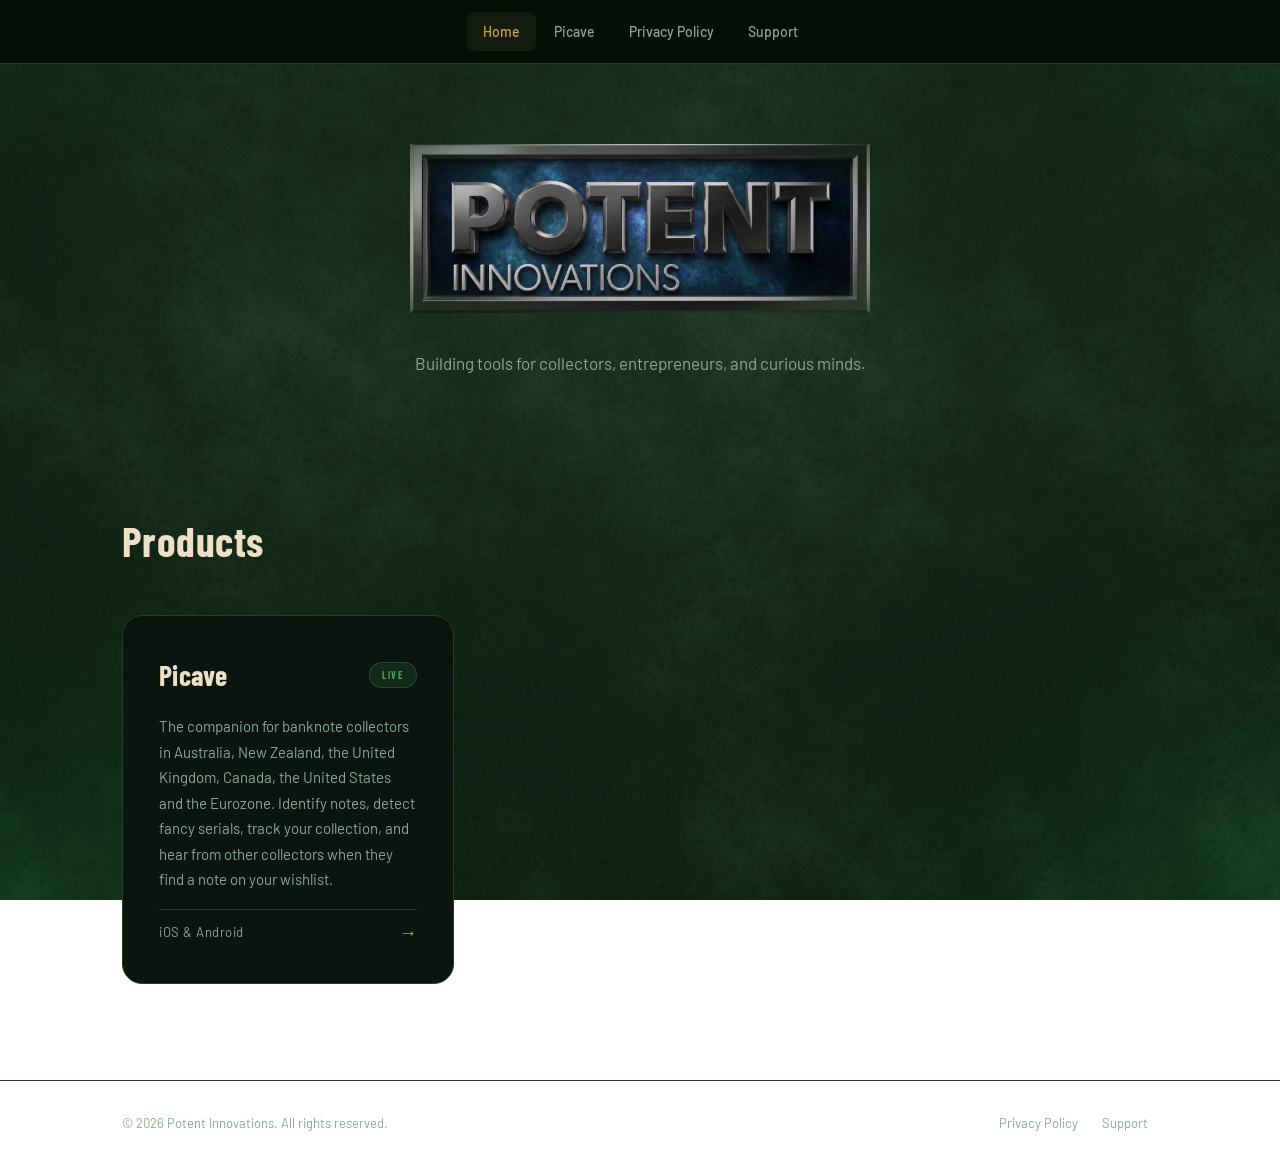
<file: index.html>
<!DOCTYPE html>
<html lang="en">
<head>
  <meta charset="UTF-8" />
  <meta name="viewport" content="width=device-width, initial-scale=1.0" />
  <title>Potent Innovations</title>
  <link rel="icon" type="image/png" href="favicon.png" />
  <link rel="stylesheet" href="styles.css?v=2026-09-20d" />
  <style>
    .hero {
      position: relative;
      z-index: 1;
      display: flex;
      flex-direction: column;
      align-items: center;
      text-align: center;
      padding: 80px 24px 64px;
    }

    .hero-logo {
      width: min(460px, 86vw);
      height: auto;
      margin-bottom: 36px;
      -webkit-mask-image: radial-gradient(ellipse 88% 82% at 50% 50%, black 55%, transparent 100%);
      mask-image: radial-gradient(ellipse 88% 82% at 50% 50%, black 55%, transparent 100%);
    }

    .hero p {
      font-size: clamp(15px, 2vw, 17px);
      color: var(--muted);
      max-width: 480px;
      line-height: 1.7;
    }

    .products-section {
      position: relative;
      z-index: 1;
      max-width: 1100px;
      margin: 0 auto;
      padding: 64px 32px 96px;
    }

    .products-title {
      font-family: var(--display);
      font-size: clamp(26px, 4.2vw, 42px);
      font-weight: 700;
      letter-spacing: 0.01em;
      color: var(--text);
      margin-bottom: 40px;
    }

    .products-grid {
      display: grid;
      grid-template-columns: repeat(auto-fill, minmax(min(320px, 100%), 1fr));
      gap: 20px;
    }

    .product-card {
      background: var(--surface);
      border: 1px solid var(--border);
      border-radius: 20px;
      padding: 36px;
      text-decoration: none;
      display: flex;
      flex-direction: column;
      gap: 16px;
      transition: border-color 0.2s, transform 0.15s;
    }

    .product-card:hover { border-color: rgba(201,168,76,0.35); transform: translateY(-2px); }

    .product-card-header { display: flex; align-items: center; justify-content: space-between; gap: 12px; }

    .product-name {
      font-family: var(--display);
      font-size: 28px;
      font-weight: 700;
      letter-spacing: 0.01em;
      color: var(--text);
    }

    .product-status {
      font-family: var(--display);
      font-size: 10px;
      font-weight: 700;
      letter-spacing: 0.18em;
      text-transform: uppercase;
      padding: 4px 12px;
      border-radius: 100px;
      flex-shrink: 0;
    }

    .status-live { background: rgba(74,158,90,0.15); color: #4a9e5a; border: 1px solid rgba(74,158,90,0.3); }
    .status-soon { background: rgba(201,168,76,0.1); color: var(--gold); border: 1px solid rgba(201,168,76,0.25); }

    .product-tagline { font-size: 15px; color: var(--muted); line-height: 1.7; }

    .product-card-footer {
      display: flex;
      align-items: center;
      justify-content: space-between;
      margin-top: auto;
      padding-top: 8px;
      border-top: 1px solid var(--border);
    }

    .product-platform { font-size: 13px; color: var(--muted); letter-spacing: 0.04em; }

    .product-arrow { font-size: 18px; color: var(--gold); transition: transform 0.15s; }
    .product-card:hover .product-arrow { transform: translateX(4px); }
  </style>
</head>
<body>

  <nav>
    <div class="nav-tabs">
      <a href="index.html" class="active" aria-current="page">Home</a>
      <a href="picave.html">Picave</a>
      <a href="privacy.html">Privacy Policy</a>
      <a href="support.html">Support</a>
    </div>
  </nav>

  <section class="hero">
    <img class="hero-logo" src="logo.png" alt="Potent Innovations" />
    <p>Building tools for collectors, entrepreneurs, and curious minds.</p>
  </section>

  <div class="products-section">
    <h2 class="products-title">Products</h2>

    <div class="products-grid">

      <a class="product-card" href="picave.html">
        <div class="product-card-header">
          <span class="product-name">Picave</span>
          <span class="product-status status-live">Live</span>
        </div>
        <p class="product-tagline">The companion for banknote collectors in Australia, New Zealand, the United Kingdom, Canada, the United States and the Eurozone. Identify notes, detect fancy serials, track your collection, and hear from other collectors when they find a note on your wishlist.</p>
        <div class="product-card-footer">
          <span class="product-platform">iOS &amp; Android</span>
          <span class="product-arrow">&#8594;</span>
        </div>
      </a>

    </div>
  </div>

  <div class="footer-wrap">
    <footer>
      <p>&copy; 2026 Potent Innovations. All rights reserved.</p>
      <div class="footer-nav">
        <a href="privacy.html">Privacy Policy</a>
        <a href="support.html">Support</a>
      </div>
    </footer>
  </div>

  <!-- Cloudflare Web Analytics --><script type='module' src='https://static.cloudflareinsights.com/beacon.min.js' data-cf-beacon='{"token": "f02f73106be443189c453249bf80784f"}'></script><!-- End Cloudflare Web Analytics -->
</body>
</html>
</file>
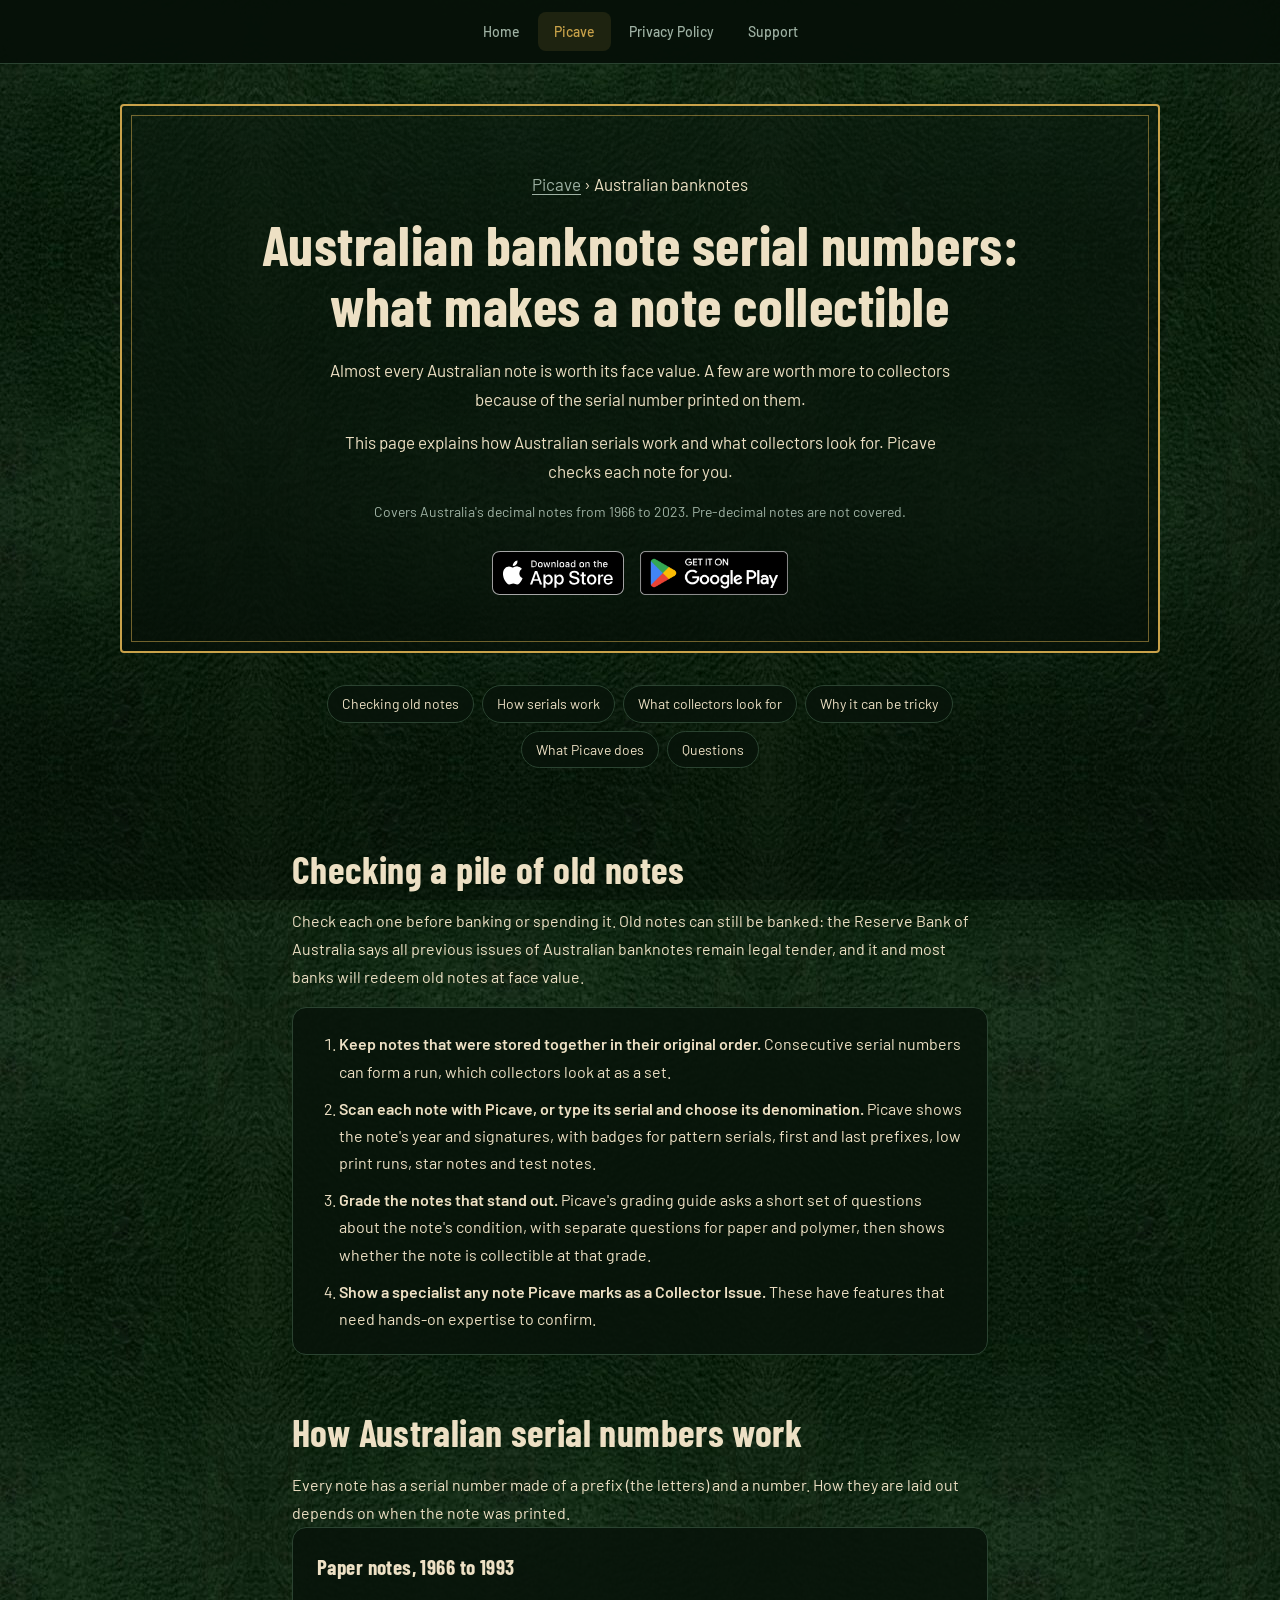
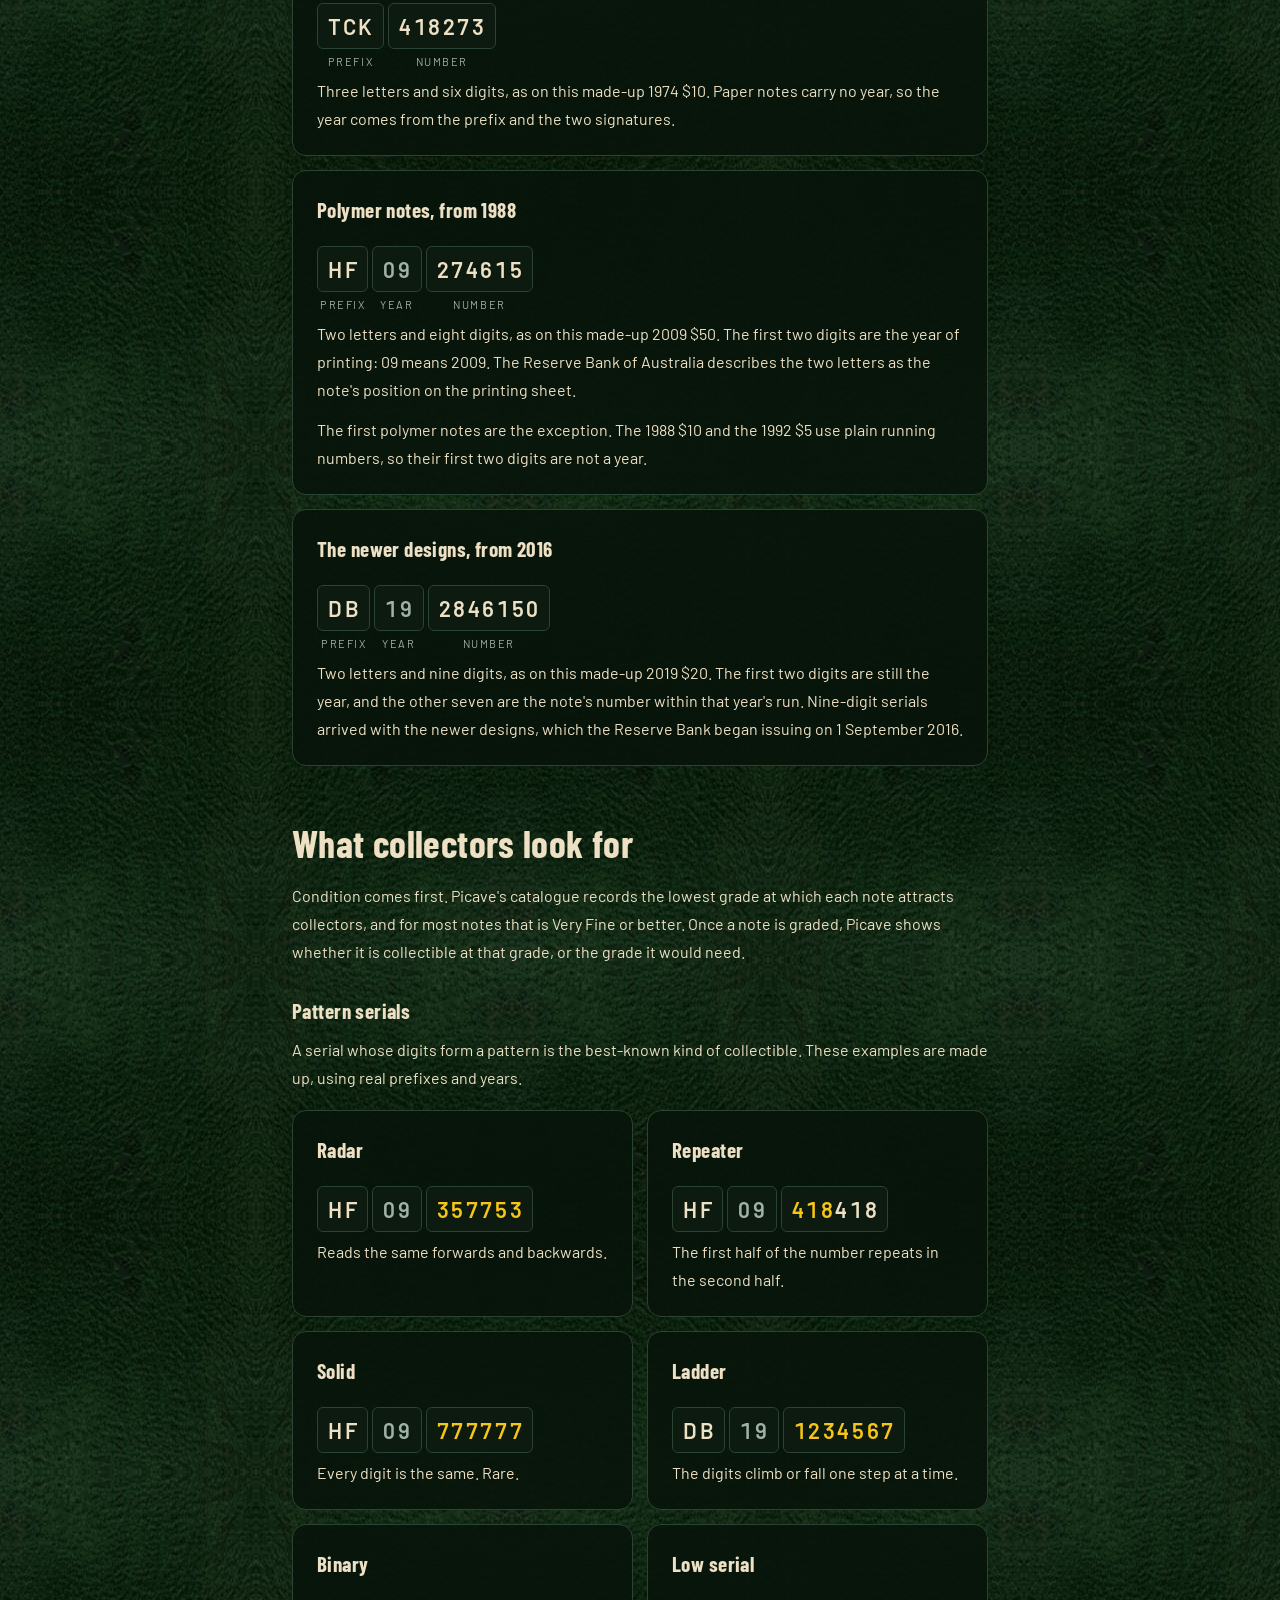
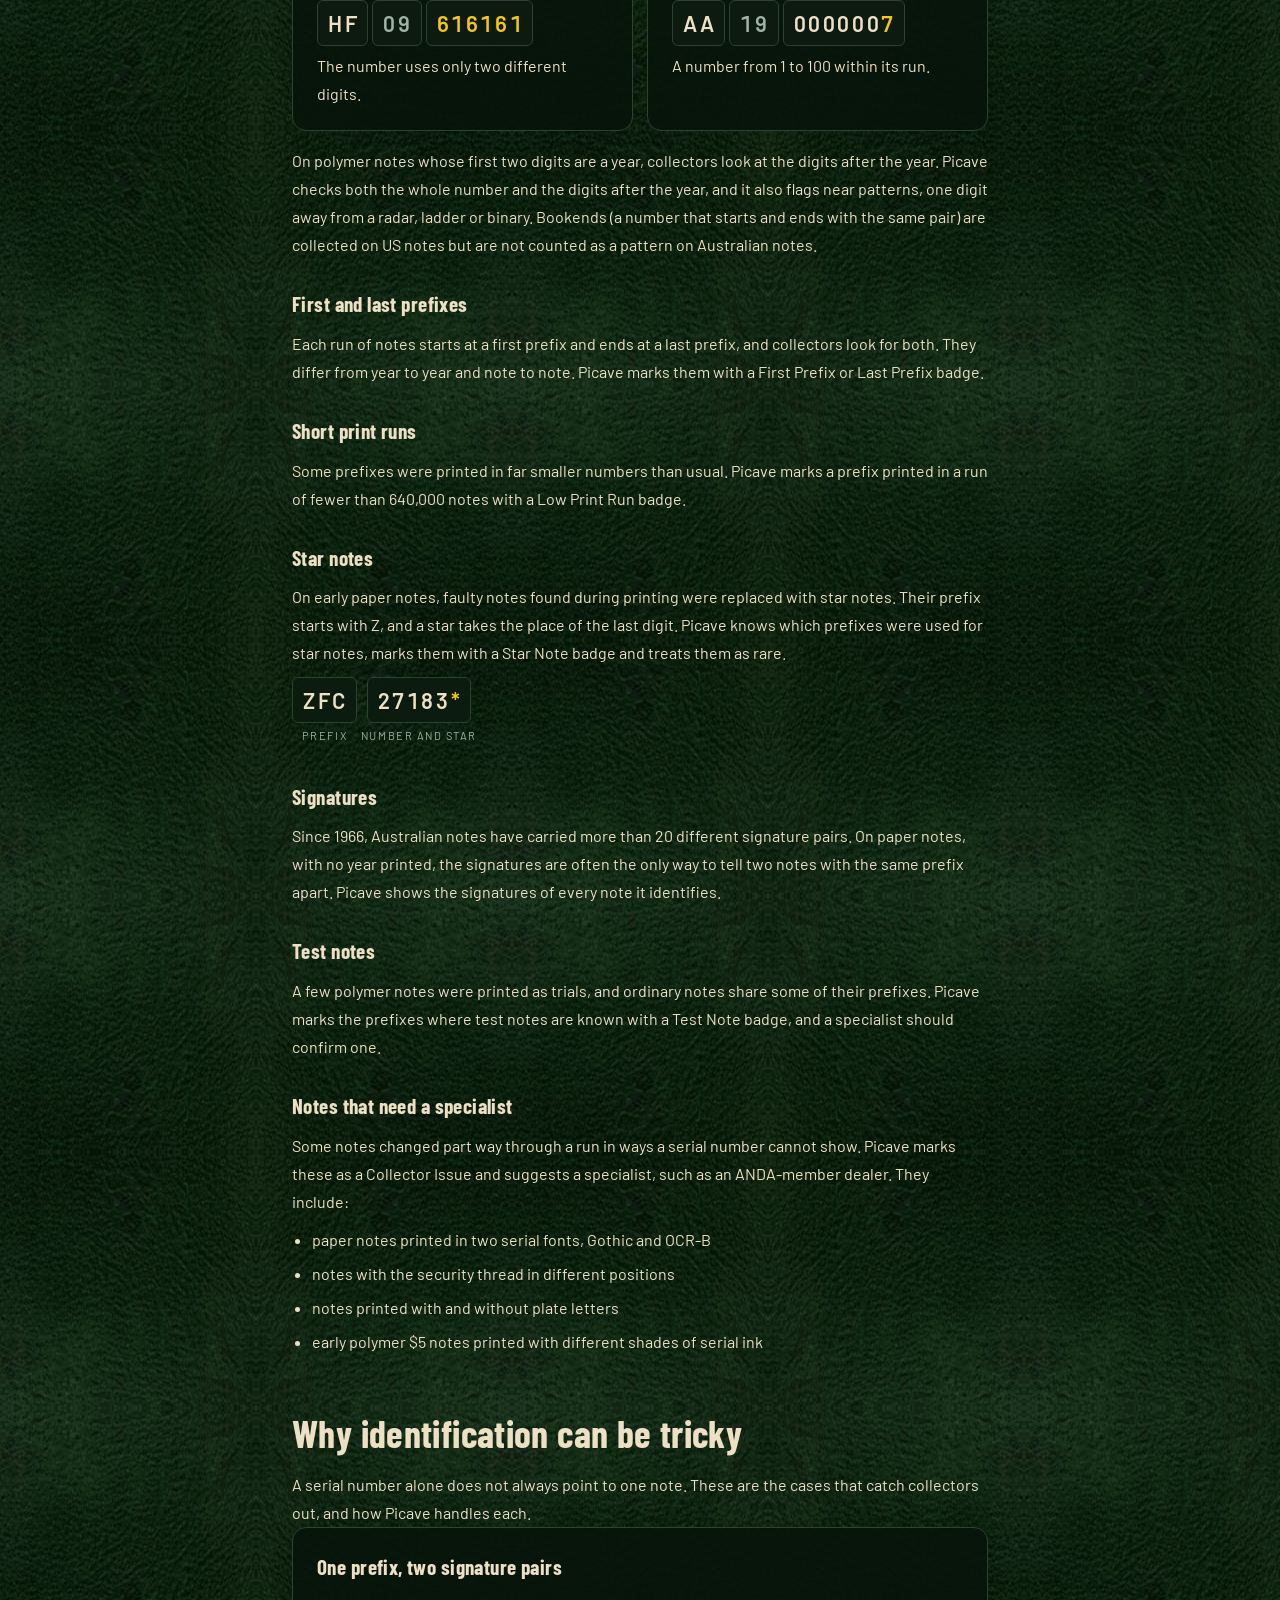
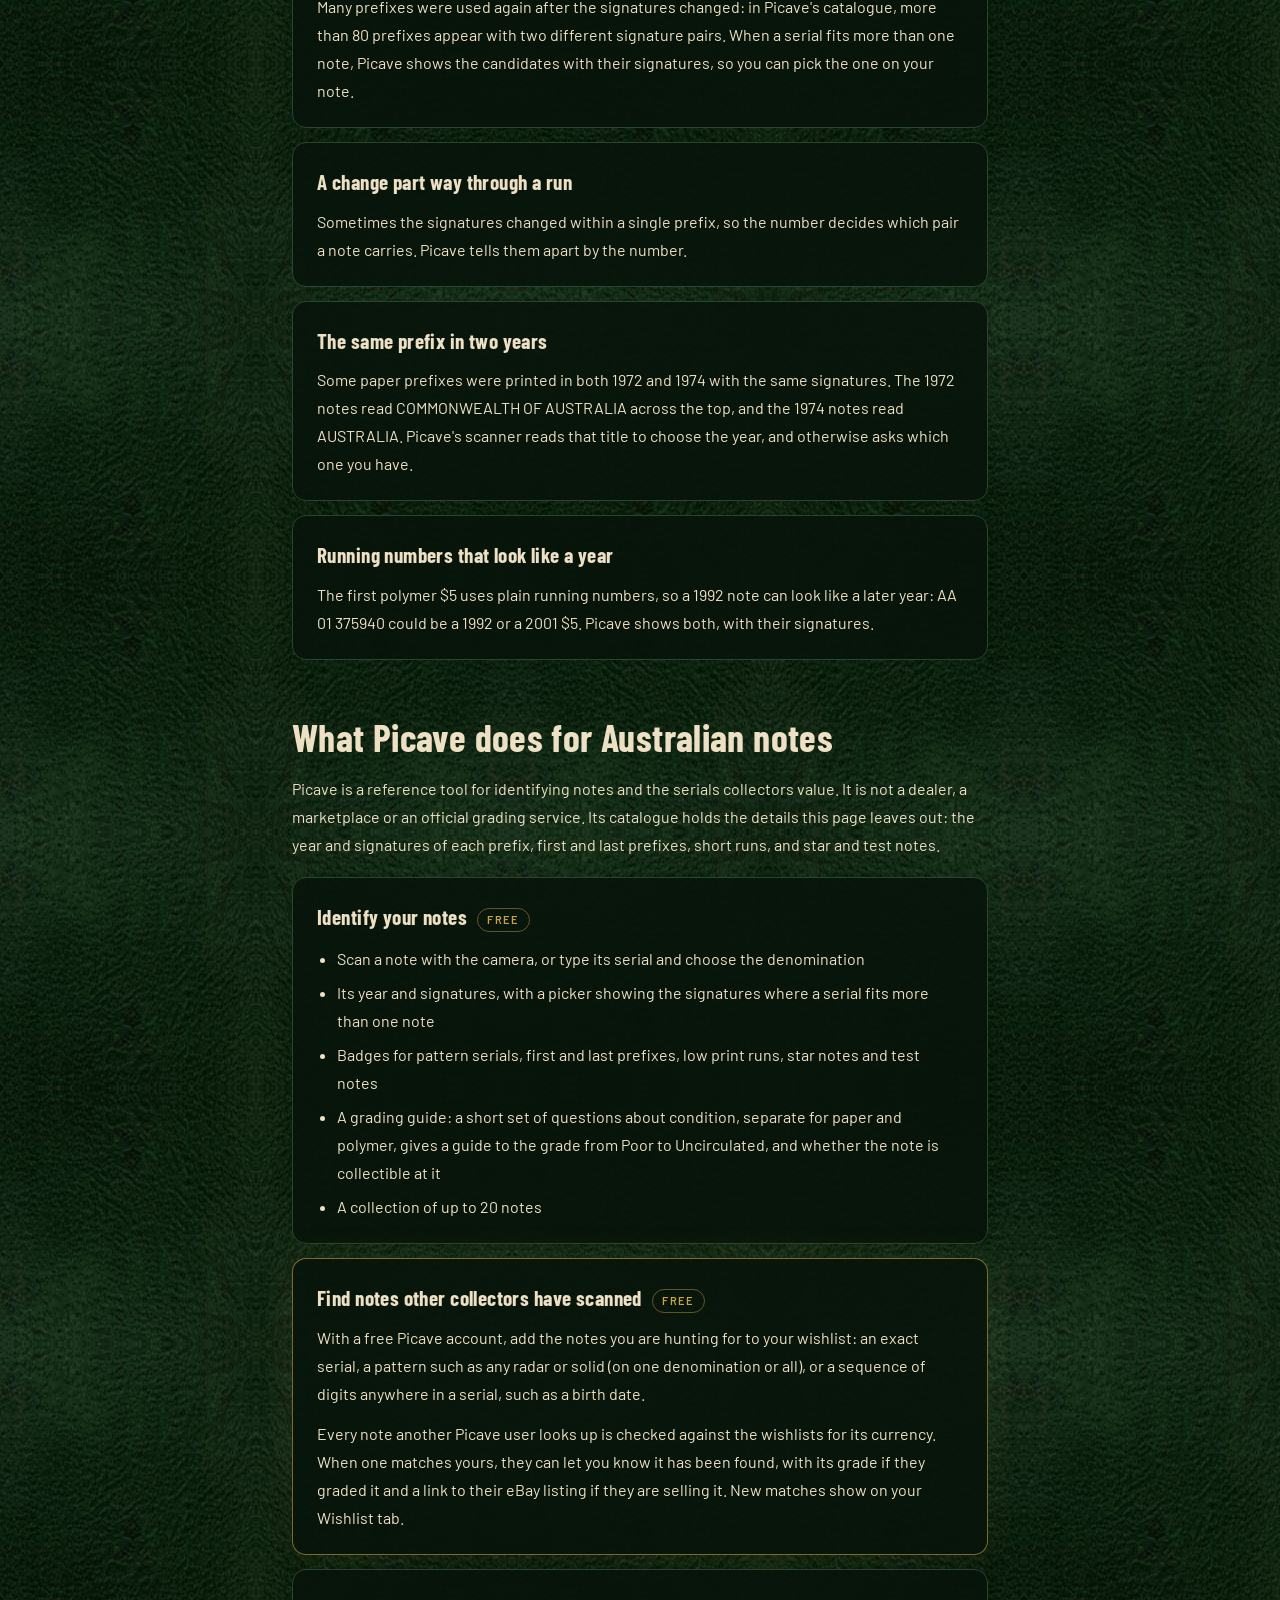
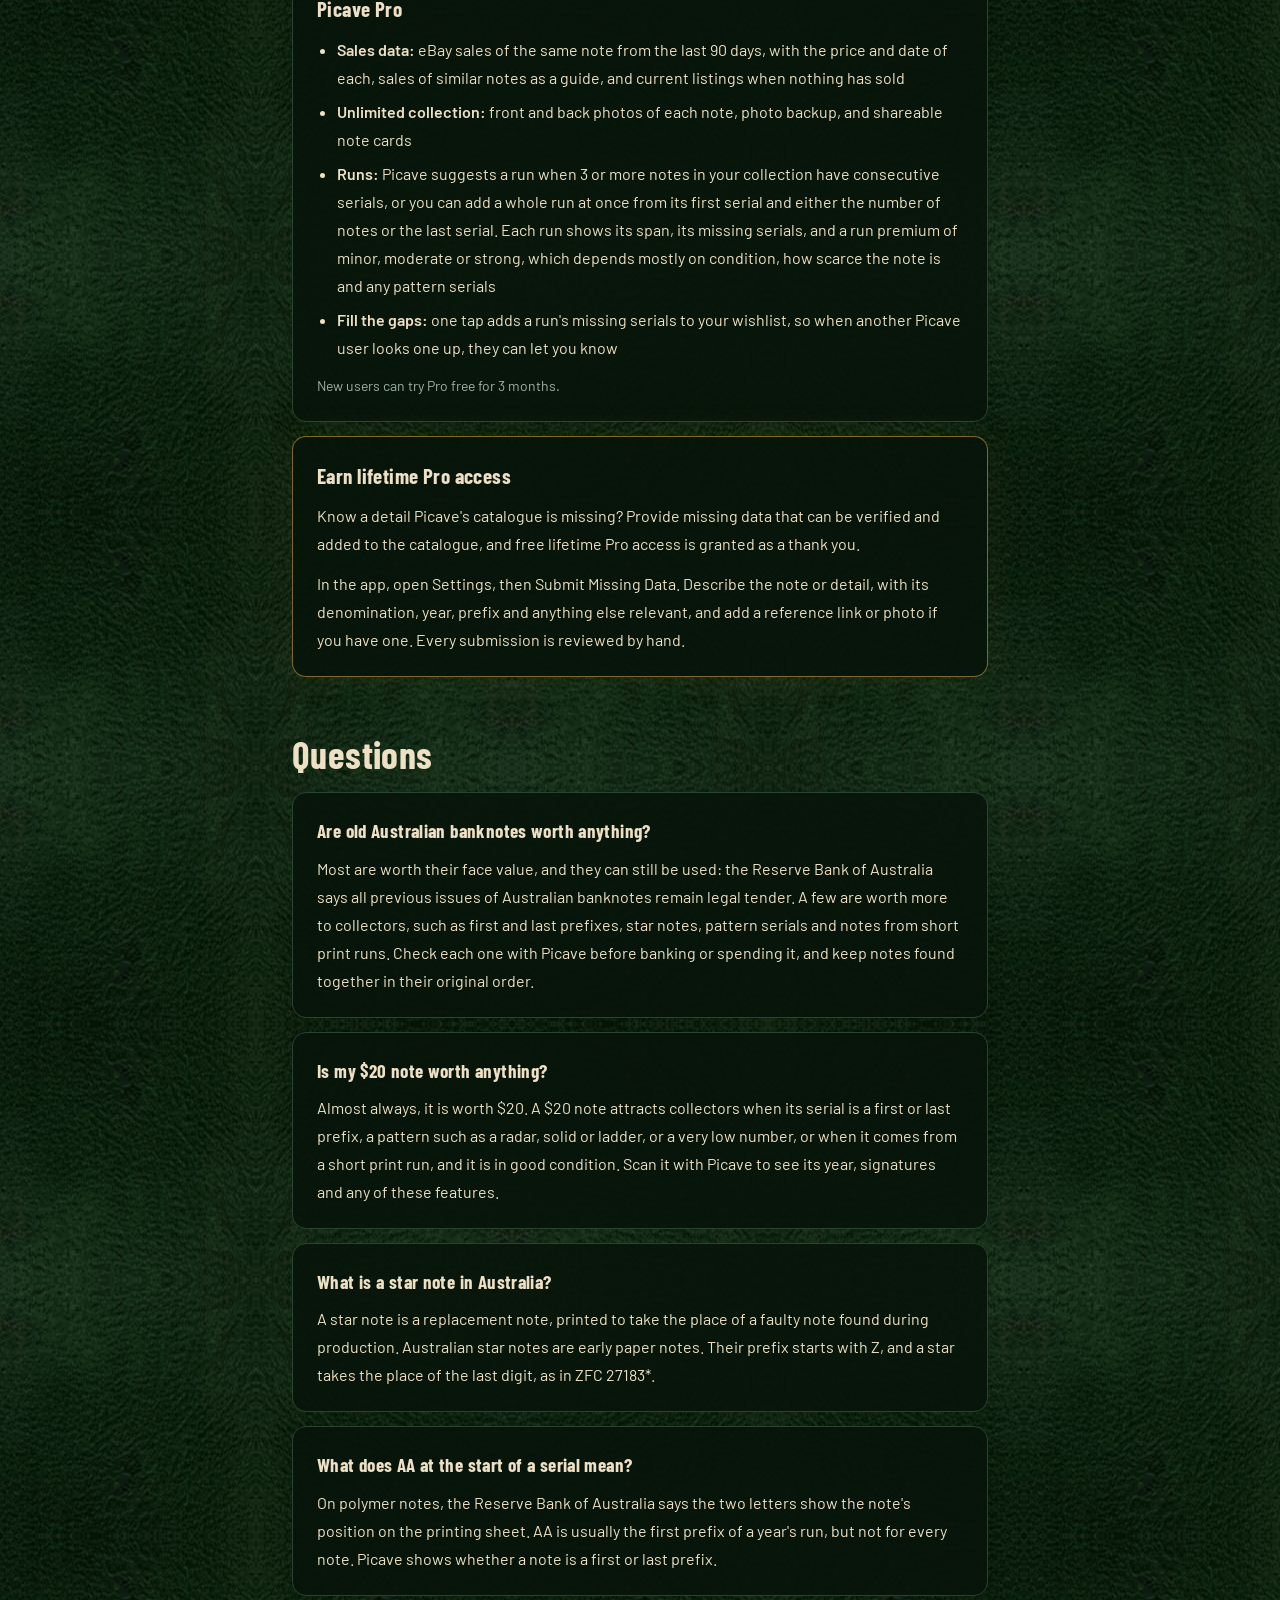
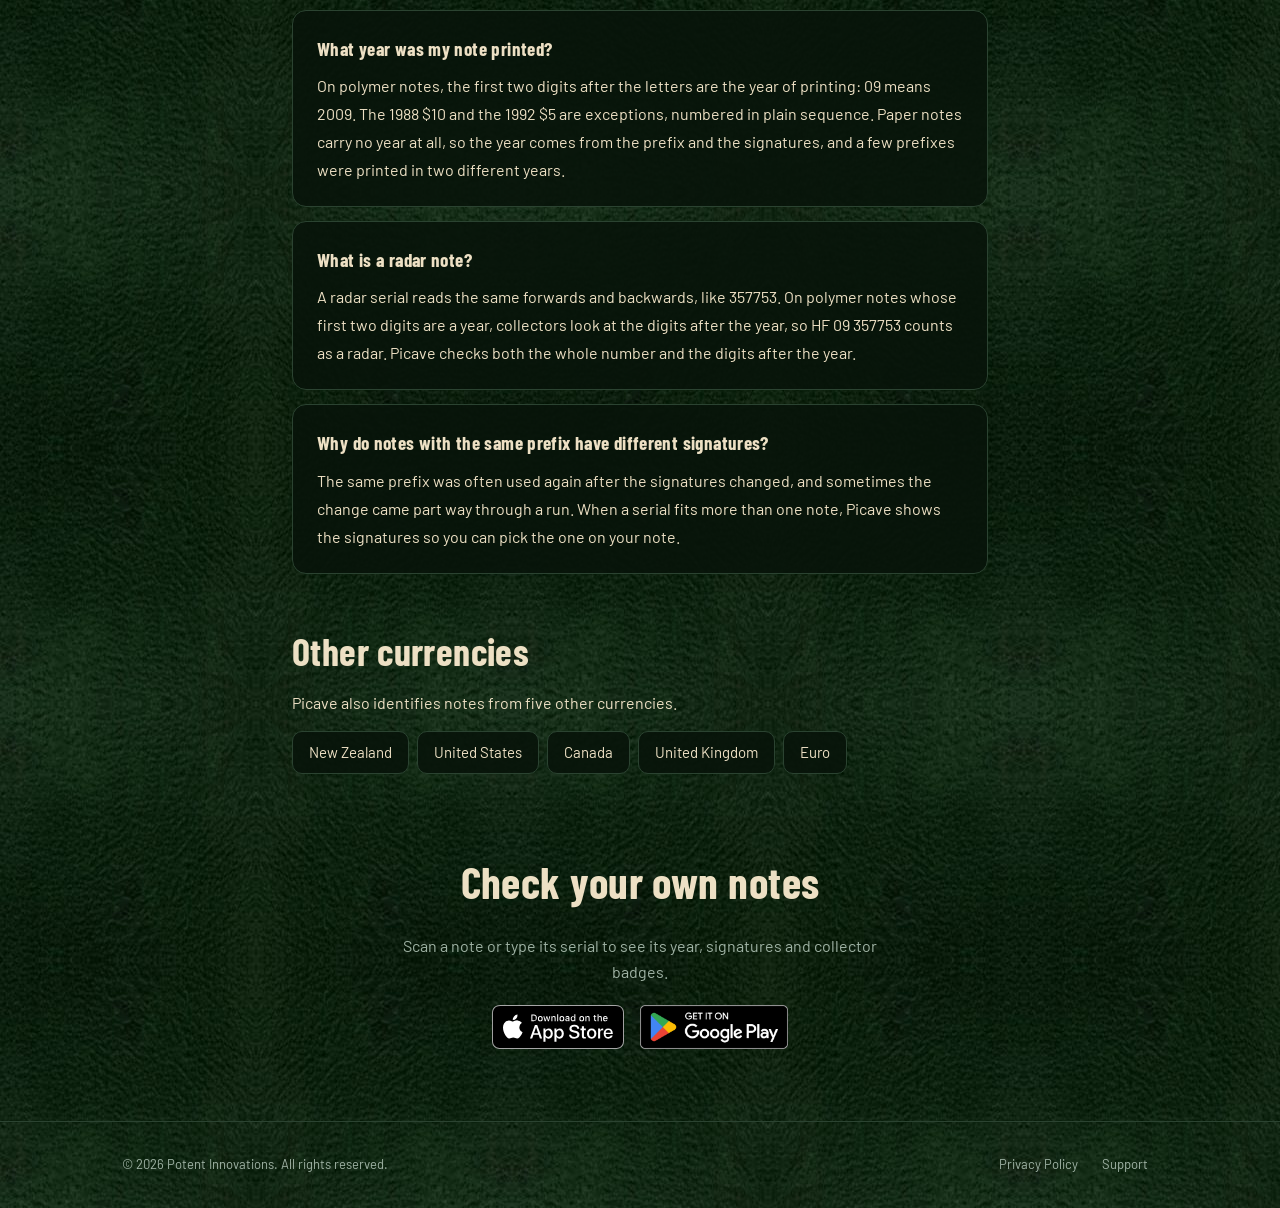
<file: australian-banknotes.html>
<!DOCTYPE html>
<html lang="en-AU">
<head>
  <meta charset="UTF-8" />
  <meta name="viewport" content="width=device-width, initial-scale=1.0" />
  <title>Australian Banknote Serial Numbers Explained | Picave</title>
  <meta name="description" content="How Australian banknote serial numbers work, what collectors look for, and how to check your notes with Picave." />
  <link rel="canonical" href="https://potentinnovations.com/australian-banknotes" />
  <link rel="icon" type="image/png" href="favicon.png" />
  <link rel="stylesheet" href="styles.css?v=2026-09-20d" />
  <link rel="stylesheet" href="country.css?v=2026-10-24b" />
  <script type="application/ld+json">
  {
    "@context": "https://schema.org",
    "@type": "FAQPage",
    "mainEntity": [
      {
        "@type": "Question",
        "name": "Are old Australian banknotes worth anything?",
        "acceptedAnswer": { "@type": "Answer", "text": "Most are worth their face value, and they can still be used: the Reserve Bank of Australia says all previous issues of Australian banknotes remain legal tender. A few are worth more to collectors, such as first and last prefixes, star notes, pattern serials and notes from short print runs. Check each one with Picave before banking or spending it, and keep notes found together in their original order." }
      },
      {
        "@type": "Question",
        "name": "Is my $20 note worth anything?",
        "acceptedAnswer": { "@type": "Answer", "text": "Almost always, it is worth $20. A $20 note attracts collectors when its serial is a first or last prefix, a pattern such as a radar, solid or ladder, or a very low number, or when it comes from a short print run, and it is in good condition. Scan it with Picave to see its year, signatures and any of these features." }
      },
      {
        "@type": "Question",
        "name": "What is a star note in Australia?",
        "acceptedAnswer": { "@type": "Answer", "text": "A star note is a replacement note, printed to take the place of a faulty note found during production. Australian star notes are early paper notes. Their prefix starts with Z, and a star takes the place of the last digit, as in ZFC 27183*." }
      },
      {
        "@type": "Question",
        "name": "What does AA at the start of a serial mean?",
        "acceptedAnswer": { "@type": "Answer", "text": "On polymer notes, the Reserve Bank of Australia says the two letters show the note's position on the printing sheet. AA is usually the first prefix of a year's run, but not for every note. Picave shows whether a note is a first or last prefix." }
      },
      {
        "@type": "Question",
        "name": "What year was my note printed?",
        "acceptedAnswer": { "@type": "Answer", "text": "On polymer notes, the first two digits after the letters are the year of printing: 09 means 2009. The 1988 $10 and the 1992 $5 are exceptions, numbered in plain sequence. Paper notes carry no year at all, so the year comes from the prefix and the signatures, and a few prefixes were printed in two different years." }
      },
      {
        "@type": "Question",
        "name": "What is a radar note?",
        "acceptedAnswer": { "@type": "Answer", "text": "A radar serial reads the same forwards and backwards, like 357753. On polymer notes whose first two digits are a year, collectors look at the digits after the year, so HF 09 357753 counts as a radar. Picave checks both the whole number and the digits after the year." }
      },
      {
        "@type": "Question",
        "name": "Why do notes with the same prefix have different signatures?",
        "acceptedAnswer": { "@type": "Answer", "text": "The same prefix was often used again after the signatures changed, and sometimes the change came part way through a run. When a serial fits more than one note, Picave shows the signatures so you can pick the one on your note." }
      }
    ]
  }
  </script>
</head>
<body class="country-au">

  <nav>
    <div class="nav-tabs">
      <a href="index.html">Home</a>
      <a href="picave.html" class="active">Picave</a>
      <a href="privacy.html">Privacy Policy</a>
      <a href="support.html">Support</a>
    </div>
  </nav>

  <header class="c-hero">
    <p class="c-crumb"><a href="picave.html">Picave</a> &rsaquo; Australian banknotes</p>
    <h1>Australian banknote serial numbers: what makes a note collectible</h1>
    <p>Almost every Australian note is worth its face value. A few are worth more to collectors because of the serial number printed on them.</p>
    <p>This page explains how Australian serials work and what collectors look for. Picave checks each note for you.</p>
    <p class="c-scope">Covers Australia's decimal notes from 1966 to 2023. Pre-decimal notes are not covered.</p>
    <div class="cta-group">
      <a href="https://apps.apple.com/app/id6760957578"><img class="store-badge" src="Download_on_the_App_Store_Badge_US-UK_RGB_blk_092917.svg" alt="Download on the App Store" /></a>
      <a href="https://play.google.com/store/apps/details?id=com.potentinnovations.picave"><img class="store-badge" src="GetItOnGooglePlay_Badge_Web_color_English.png" alt="Get it on Google Play" /></a>
    </div>
  </header>

  <div class="c-toc" aria-label="On this page">
    <a href="#found">Checking old notes</a>
    <a href="#serials">How serials work</a>
    <a href="#collectible">What collectors look for</a>
    <a href="#tricky">Why it can be tricky</a>
    <a href="#picave">What Picave does</a>
    <a href="#faq">Questions</a>
  </div>

  <main class="c-article">

    <section class="c-section" id="found">
      <h2>Checking a pile of old notes</h2>
      <p>Check each one before banking or spending it. Old notes can still be banked: the Reserve Bank of Australia says all previous issues of Australian banknotes remain legal tender, and it and most banks will redeem old notes at face value.</p>
      <div class="c-card" style="margin-top:16px">
        <ol class="c-steps">
          <li><strong>Keep notes that were stored together in their original order.</strong> Consecutive serial numbers can form a run, which collectors look at as a set.</li>
          <li><strong>Scan each note with Picave, or type its serial and choose its denomination.</strong> Picave shows the note's year and signatures, with badges for pattern serials, first and last prefixes, low print runs, star notes and test notes.</li>
          <li><strong>Grade the notes that stand out.</strong> Picave's grading guide asks a short set of questions about the note's condition, with separate questions for paper and polymer, then shows whether the note is collectible at that grade.</li>
          <li><strong>Show a specialist any note Picave marks as a Collector Issue.</strong> These have features that need hands-on expertise to confirm.</li>
        </ol>
      </div>
    </section>

    <section class="c-section" id="serials">
      <h2>How Australian serial numbers work</h2>
      <p>Every note has a serial number made of a prefix (the letters) and a number. How they are laid out depends on when the note was printed.</p>

      <div class="c-card">
        <h3>Paper notes, 1966 to 1993</h3>
        <div class="serial" aria-label="Example serial TCK 418273">
          <span><b>TCK</b><small>Prefix</small></span>
          <span><b>418273</b><small>Number</small></span>
        </div>
        <p>Three letters and six digits, as on this made-up 1974 $10. Paper notes carry no year, so the year comes from the prefix and the two signatures.</p>
      </div>

      <div class="c-card">
        <h3>Polymer notes, from 1988</h3>
        <div class="serial" aria-label="Example serial HF 09 274615">
          <span><b>HF</b><small>Prefix</small></span>
          <span class="yr"><b>09</b><small>Year</small></span>
          <span><b>274615</b><small>Number</small></span>
        </div>
        <p>Two letters and eight digits, as on this made-up 2009 $50. The first two digits are the year of printing: 09 means 2009. The Reserve Bank of Australia describes the two letters as the note's position on the printing sheet.</p>
        <p>The first polymer notes are the exception. The 1988 $10 and the 1992 $5 use plain running numbers, so their first two digits are not a year.</p>
      </div>

      <div class="c-card">
        <h3>The newer designs, from 2016</h3>
        <div class="serial" aria-label="Example serial DB 19 2846150">
          <span><b>DB</b><small>Prefix</small></span>
          <span class="yr"><b>19</b><small>Year</small></span>
          <span><b>2846150</b><small>Number</small></span>
        </div>
        <p>Two letters and nine digits, as on this made-up 2019 $20. The first two digits are still the year, and the other seven are the note's number within that year's run. Nine-digit serials arrived with the newer designs, which the Reserve Bank began issuing on 1 September 2016.</p>
      </div>
    </section>

    <section class="c-section" id="collectible">
      <h2>What collectors look for</h2>
      <p>Condition comes first. Picave's catalogue records the lowest grade at which each note attracts collectors, and for most notes that is Very Fine or better. Once a note is graded, Picave shows whether it is collectible at that grade, or the grade it would need.</p>

      <h3>Pattern serials</h3>
      <p>A serial whose digits form a pattern is the best-known kind of collectible. These examples are made up, using real prefixes and years.</p>
      <div class="c-grid">
        <div class="c-card">
          <h3>Radar</h3>
          <div class="serial" aria-label="Example radar serial HF 09 357753">
            <span><b>HF</b></span><span class="yr"><b>09</b></span><span><b><mark>357753</mark></b></span>
          </div>
          <p>Reads the same forwards and backwards.</p>
        </div>
        <div class="c-card">
          <h3>Repeater</h3>
          <div class="serial" aria-label="Example repeater serial HF 09 418418">
            <span><b>HF</b></span><span class="yr"><b>09</b></span><span><b><mark>418</mark>418</b></span>
          </div>
          <p>The first half of the number repeats in the second half.</p>
        </div>
        <div class="c-card">
          <h3>Solid</h3>
          <div class="serial" aria-label="Example solid serial HF 09 777777">
            <span><b>HF</b></span><span class="yr"><b>09</b></span><span><b><mark>777777</mark></b></span>
          </div>
          <p>Every digit is the same. Rare.</p>
        </div>
        <div class="c-card">
          <h3>Ladder</h3>
          <div class="serial" aria-label="Example ladder serial DB 19 1234567">
            <span><b>DB</b></span><span class="yr"><b>19</b></span><span><b><mark>1234567</mark></b></span>
          </div>
          <p>The digits climb or fall one step at a time.</p>
        </div>
        <div class="c-card">
          <h3>Binary</h3>
          <div class="serial" aria-label="Example binary serial HF 09 616161">
            <span><b>HF</b></span><span class="yr"><b>09</b></span><span><b><mark>616161</mark></b></span>
          </div>
          <p>The number uses only two different digits.</p>
        </div>
        <div class="c-card">
          <h3>Low serial</h3>
          <div class="serial" aria-label="Example low serial AA 19 0000007">
            <span><b>AA</b></span><span class="yr"><b>19</b></span><span><b>000000<mark>7</mark></b></span>
          </div>
          <p>A number from 1 to 100 within its run.</p>
        </div>
      </div>
      <p style="margin-top:16px">On polymer notes whose first two digits are a year, collectors look at the digits after the year. Picave checks both the whole number and the digits after the year, and it also flags near patterns, one digit away from a radar, ladder or binary. Bookends (a number that starts and ends with the same pair) are collected on US notes but are not counted as a pattern on Australian notes.</p>

      <h3>First and last prefixes</h3>
      <p>Each run of notes starts at a first prefix and ends at a last prefix, and collectors look for both. They differ from year to year and note to note. Picave marks them with a First Prefix or Last Prefix badge.</p>

      <h3>Short print runs</h3>
      <p>Some prefixes were printed in far smaller numbers than usual. Picave marks a prefix printed in a run of fewer than 640,000 notes with a Low Print Run badge.</p>

      <h3>Star notes</h3>
      <p>On early paper notes, faulty notes found during printing were replaced with star notes. Their prefix starts with Z, and a star takes the place of the last digit. Picave knows which prefixes were used for star notes, marks them with a Star Note badge and treats them as rare.</p>
      <div class="serial" aria-label="Example star note serial ZFC 27183 star">
        <span><b>ZFC</b><small>Prefix</small></span>
        <span><b>27183<mark>*</mark></b><small>Number and star</small></span>
      </div>

      <h3>Signatures</h3>
      <p>Since 1966, Australian notes have carried more than 20 different signature pairs. On paper notes, with no year printed, the signatures are often the only way to tell two notes with the same prefix apart. Picave shows the signatures of every note it identifies.</p>

      <h3>Test notes</h3>
      <p>A few polymer notes were printed as trials, and ordinary notes share some of their prefixes. Picave marks the prefixes where test notes are known with a Test Note badge, and a specialist should confirm one.</p>

      <h3>Notes that need a specialist</h3>
      <p>Some notes changed part way through a run in ways a serial number cannot show. Picave marks these as a Collector Issue and suggests a specialist, such as an ANDA-member dealer. They include:</p>
      <ul>
        <li>paper notes printed in two serial fonts, Gothic and OCR-B</li>
        <li>notes with the security thread in different positions</li>
        <li>notes printed with and without plate letters</li>
        <li>early polymer $5 notes printed with different shades of serial ink</li>
      </ul>
    </section>

    <section class="c-section" id="tricky">
      <h2>Why identification can be tricky</h2>
      <p>A serial number alone does not always point to one note. These are the cases that catch collectors out, and how Picave handles each.</p>

      <div class="c-card">
        <h3>One prefix, two signature pairs</h3>
        <p>Many prefixes were used again after the signatures changed: in Picave's catalogue, more than 80 prefixes appear with two different signature pairs. When a serial fits more than one note, Picave shows the candidates with their signatures, so you can pick the one on your note.</p>
      </div>

      <div class="c-card">
        <h3>A change part way through a run</h3>
        <p>Sometimes the signatures changed within a single prefix, so the number decides which pair a note carries. Picave tells them apart by the number.</p>
      </div>

      <div class="c-card">
        <h3>The same prefix in two years</h3>
        <p>Some paper prefixes were printed in both 1972 and 1974 with the same signatures. The 1972 notes read COMMONWEALTH OF AUSTRALIA across the top, and the 1974 notes read AUSTRALIA. Picave's scanner reads that title to choose the year, and otherwise asks which one you have.</p>
      </div>

      <div class="c-card">
        <h3>Running numbers that look like a year</h3>
        <p>The first polymer $5 uses plain running numbers, so a 1992 note can look like a later year: AA 01 375940 could be a 1992 or a 2001 $5. Picave shows both, with their signatures.</p>
      </div>
    </section>

    <section class="c-section" id="picave">
      <h2>What Picave does for Australian notes</h2>
      <p>Picave is a reference tool for identifying notes and the serials collectors value. It is not a dealer, a marketplace or an official grading service. Its catalogue holds the details this page leaves out: the year and signatures of each prefix, first and last prefixes, short runs, and star and test notes.</p>

      <div class="c-card" style="margin-top:18px">
        <h3>Identify your notes <span class="c-tag">Free</span></h3>
        <ul>
          <li>Scan a note with the camera, or type its serial and choose the denomination</li>
          <li>Its year and signatures, with a picker showing the signatures where a serial fits more than one note</li>
          <li>Badges for pattern serials, first and last prefixes, low print runs, star notes and test notes</li>
          <li>A grading guide: a short set of questions about condition, separate for paper and polymer, gives a guide to the grade from Poor to Uncirculated, and whether the note is collectible at it</li>
          <li>A collection of up to 20 notes</li>
        </ul>
      </div>

      <div class="c-card c-feature">
        <h3>Find notes other collectors have scanned <span class="c-tag">Free</span></h3>
        <p>With a free Picave account, add the notes you are hunting for to your wishlist: an exact serial, a pattern such as any radar or solid (on one denomination or all), or a sequence of digits anywhere in a serial, such as a birth date.</p>
        <p>Every note another Picave user looks up is checked against the wishlists for its currency. When one matches yours, they can let you know it has been found, with its grade if they graded it and a link to their eBay listing if they are selling it. New matches show on your Wishlist tab.</p>
      </div>

      <div class="c-card">
        <h3>Picave Pro</h3>
        <ul>
          <li><strong>Sales data:</strong> eBay sales of the same note from the last 90 days, with the price and date of each, sales of similar notes as a guide, and current listings when nothing has sold</li>
          <li><strong>Unlimited collection:</strong> front and back photos of each note, photo backup, and shareable note cards</li>
          <li><strong>Runs:</strong> Picave suggests a run when 3 or more notes in your collection have consecutive serials, or you can add a whole run at once from its first serial and either the number of notes or the last serial. Each run shows its span, its missing serials, and a run premium of minor, moderate or strong, which depends mostly on condition, how scarce the note is and any pattern serials</li>
          <li><strong>Fill the gaps:</strong> one tap adds a run's missing serials to your wishlist, so when another Picave user looks one up, they can let you know</li>
        </ul>
        <p class="c-note" style="margin-top:12px">New users can try Pro free for 3 months.</p>
      </div>

      <div class="c-card c-feature">
        <h3>Earn lifetime Pro access</h3>
        <p>Know a detail Picave's catalogue is missing? Provide missing data that can be verified and added to the catalogue, and free lifetime Pro access is granted as a thank you.</p>
        <p>In the app, open Settings, then Submit Missing Data. Describe the note or detail, with its denomination, year, prefix and anything else relevant, and add a reference link or photo if you have one. Every submission is reviewed by hand.</p>
      </div>
    </section>

    <section class="c-section c-faq" id="faq">
      <h2>Questions</h2>
      <div class="c-card">
        <h3>Are old Australian banknotes worth anything?</h3>
        <p>Most are worth their face value, and they can still be used: the Reserve Bank of Australia says all previous issues of Australian banknotes remain legal tender. A few are worth more to collectors, such as first and last prefixes, star notes, pattern serials and notes from short print runs. Check each one with Picave before banking or spending it, and keep notes found together in their original order.</p>
      </div>
      <div class="c-card">
        <h3>Is my $20 note worth anything?</h3>
        <p>Almost always, it is worth $20. A $20 note attracts collectors when its serial is a first or last prefix, a pattern such as a radar, solid or ladder, or a very low number, or when it comes from a short print run, and it is in good condition. Scan it with Picave to see its year, signatures and any of these features.</p>
      </div>
      <div class="c-card">
        <h3>What is a star note in Australia?</h3>
        <p>A star note is a replacement note, printed to take the place of a faulty note found during production. Australian star notes are early paper notes. Their prefix starts with Z, and a star takes the place of the last digit, as in ZFC 27183*.</p>
      </div>
      <div class="c-card">
        <h3>What does AA at the start of a serial mean?</h3>
        <p>On polymer notes, the Reserve Bank of Australia says the two letters show the note's position on the printing sheet. AA is usually the first prefix of a year's run, but not for every note. Picave shows whether a note is a first or last prefix.</p>
      </div>
      <div class="c-card">
        <h3>What year was my note printed?</h3>
        <p>On polymer notes, the first two digits after the letters are the year of printing: 09 means 2009. The 1988 $10 and the 1992 $5 are exceptions, numbered in plain sequence. Paper notes carry no year at all, so the year comes from the prefix and the signatures, and a few prefixes were printed in two different years.</p>
      </div>
      <div class="c-card">
        <h3>What is a radar note?</h3>
        <p>A radar serial reads the same forwards and backwards, like 357753. On polymer notes whose first two digits are a year, collectors look at the digits after the year, so HF 09 357753 counts as a radar. Picave checks both the whole number and the digits after the year.</p>
      </div>
      <div class="c-card">
        <h3>Why do notes with the same prefix have different signatures?</h3>
        <p>The same prefix was often used again after the signatures changed, and sometimes the change came part way through a run. When a serial fits more than one note, Picave shows the signatures so you can pick the one on your note.</p>
      </div>
    </section>

    <section class="c-section" id="other">
      <h2>Other currencies</h2>
      <p>Picave also identifies notes from five other currencies.</p>
      <div class="c-others">
        <a href="new-zealand-banknotes.html">New Zealand</a>
        <a href="us-banknotes.html">United States</a>
        <a href="canadian-banknotes.html">Canada</a>
        <a href="uk-banknotes.html">United Kingdom</a>
        <a href="euro-banknotes.html">Euro</a>
      </div>
    </section>

  </main>

  <section class="c-cta">
    <h2 class="section-title">Check your own notes</h2>
    <p>Scan a note or type its serial to see its year, signatures and collector badges.</p>
    <div class="cta-group">
      <a href="https://apps.apple.com/app/id6760957578"><img class="store-badge" src="Download_on_the_App_Store_Badge_US-UK_RGB_blk_092917.svg" alt="Download on the App Store" /></a>
      <a href="https://play.google.com/store/apps/details?id=com.potentinnovations.picave"><img class="store-badge" src="GetItOnGooglePlay_Badge_Web_color_English.png" alt="Get it on Google Play" /></a>
    </div>
  </section>

  <div class="footer-wrap">
    <footer>
      <p>&copy; 2026 Potent Innovations. All rights reserved.</p>
      <div class="footer-nav">
        <a href="privacy.html">Privacy Policy</a>
        <a href="support.html">Support</a>
      </div>
    </footer>
  </div>

  <!-- Cloudflare Web Analytics --><script type='module' src='https://static.cloudflareinsights.com/beacon.min.js' data-cf-beacon='{"token": "f02f73106be443189c453249bf80784f"}'></script><!-- End Cloudflare Web Analytics -->
</body>
</html>
</file>
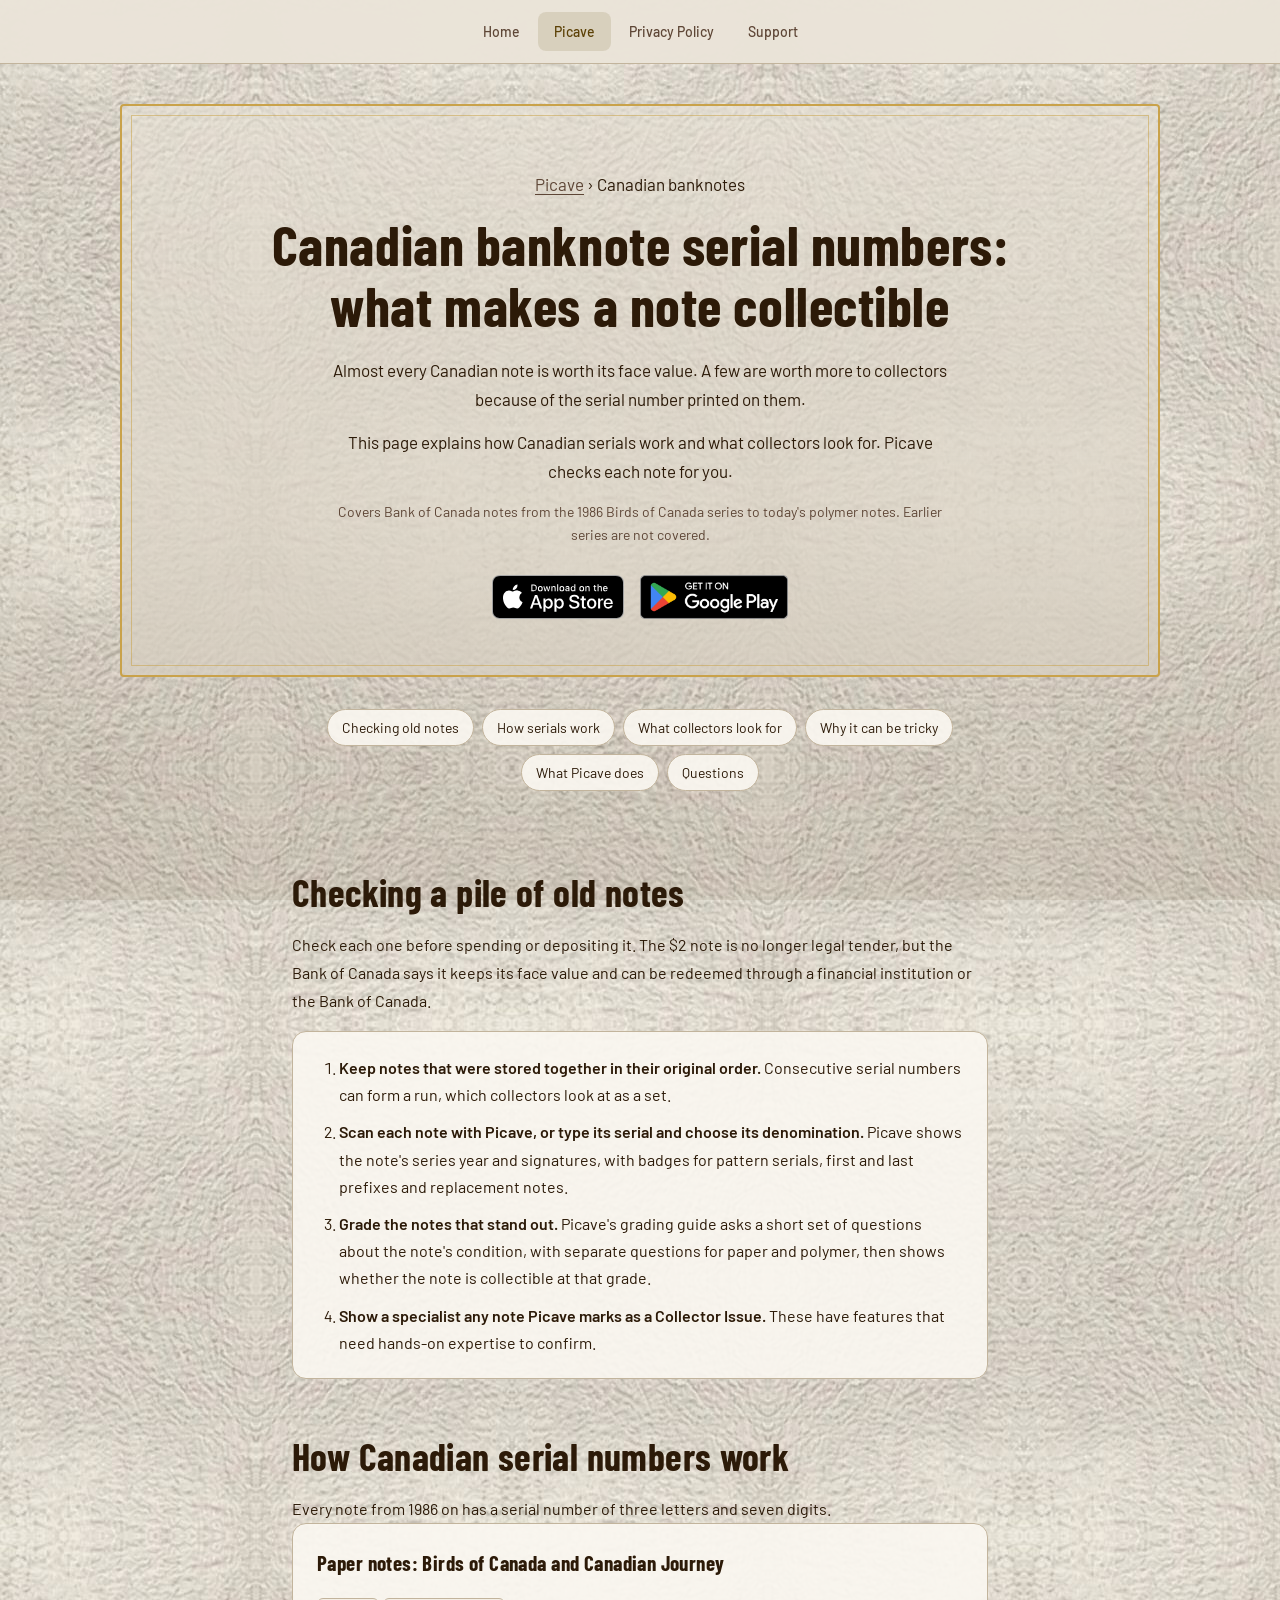
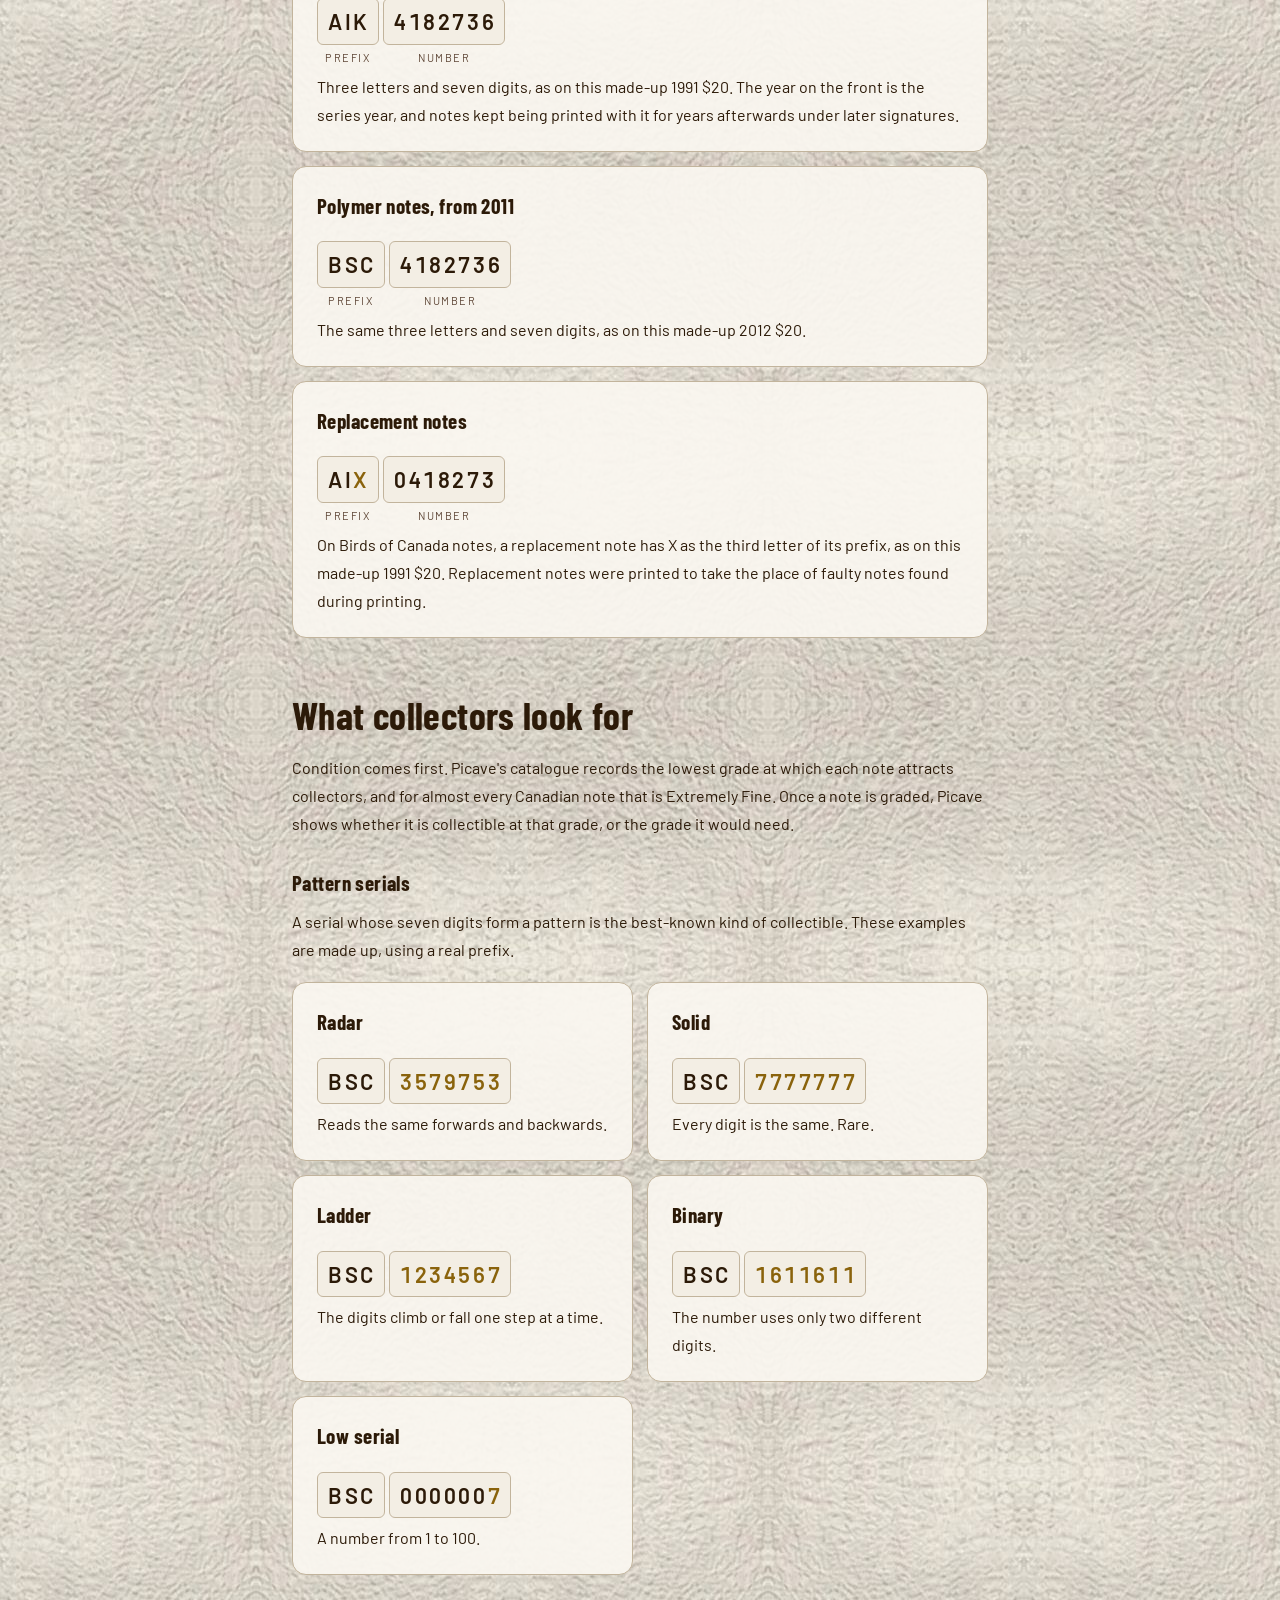
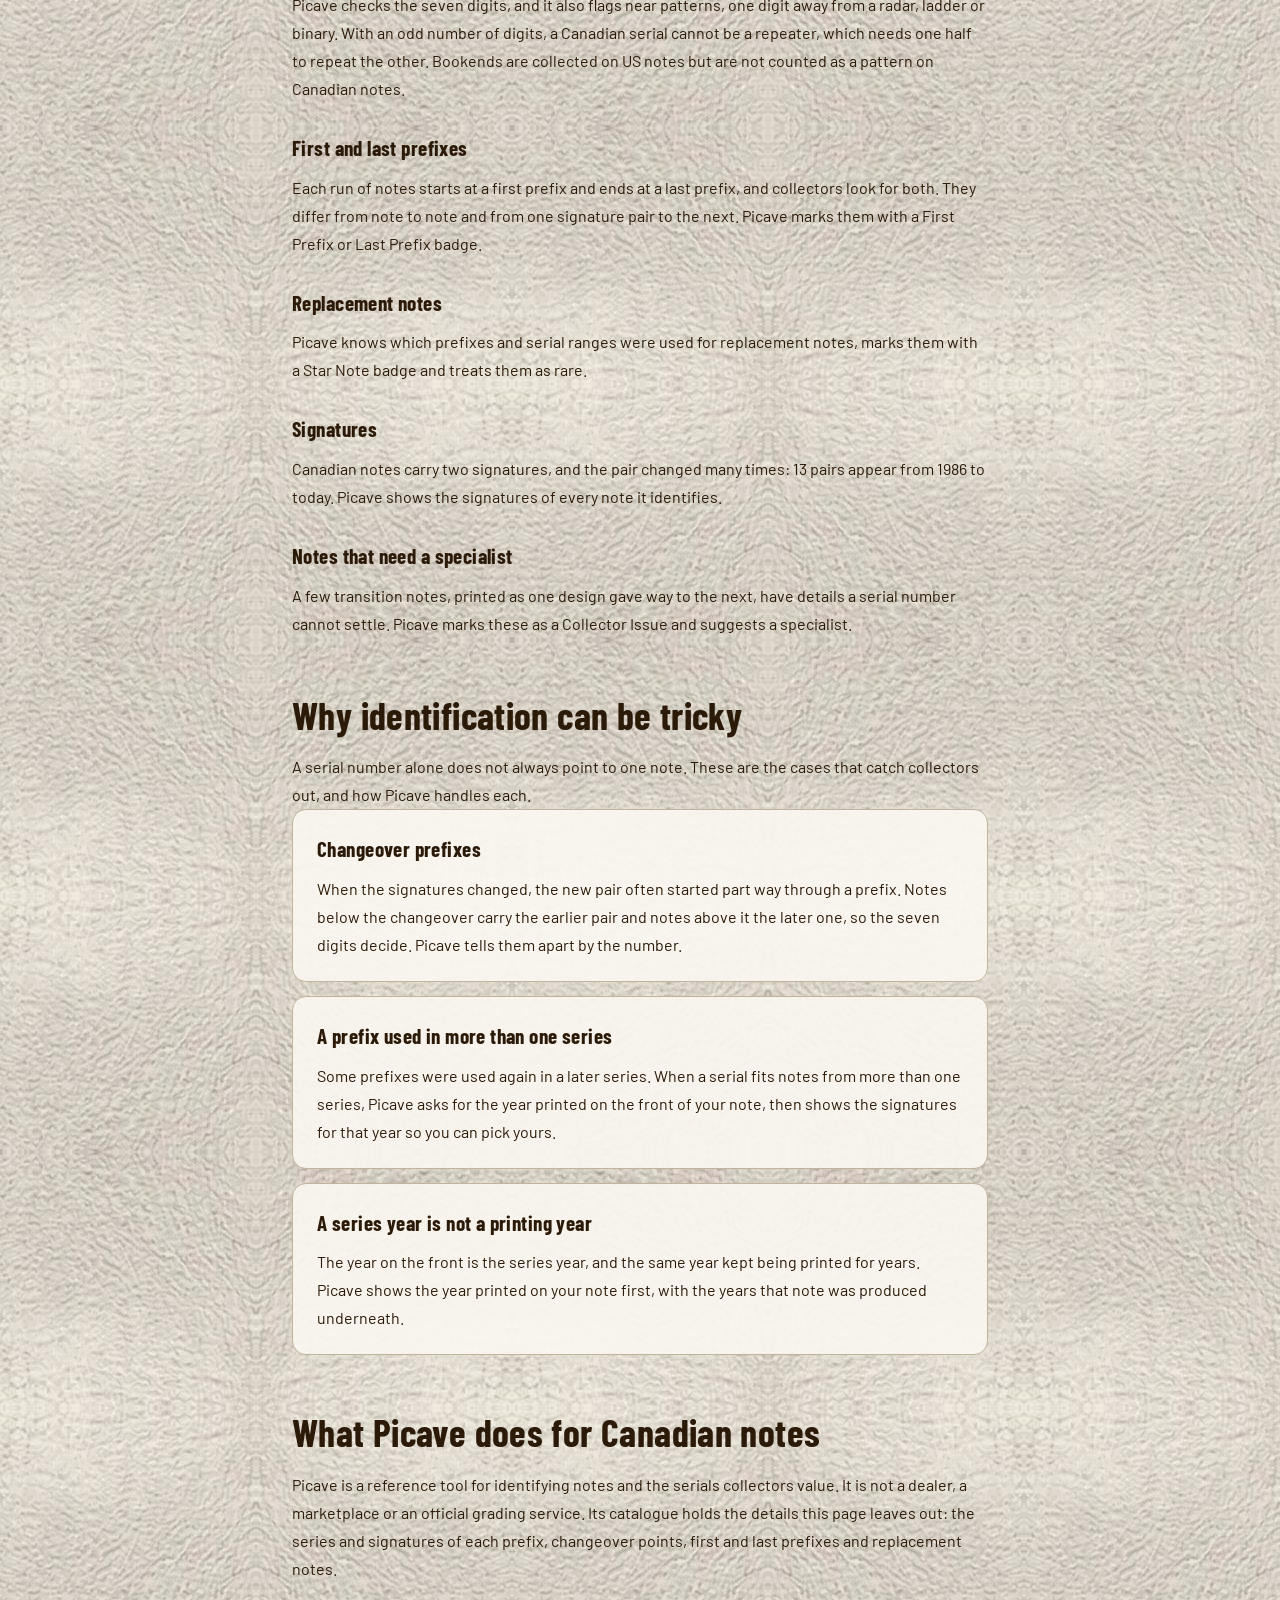
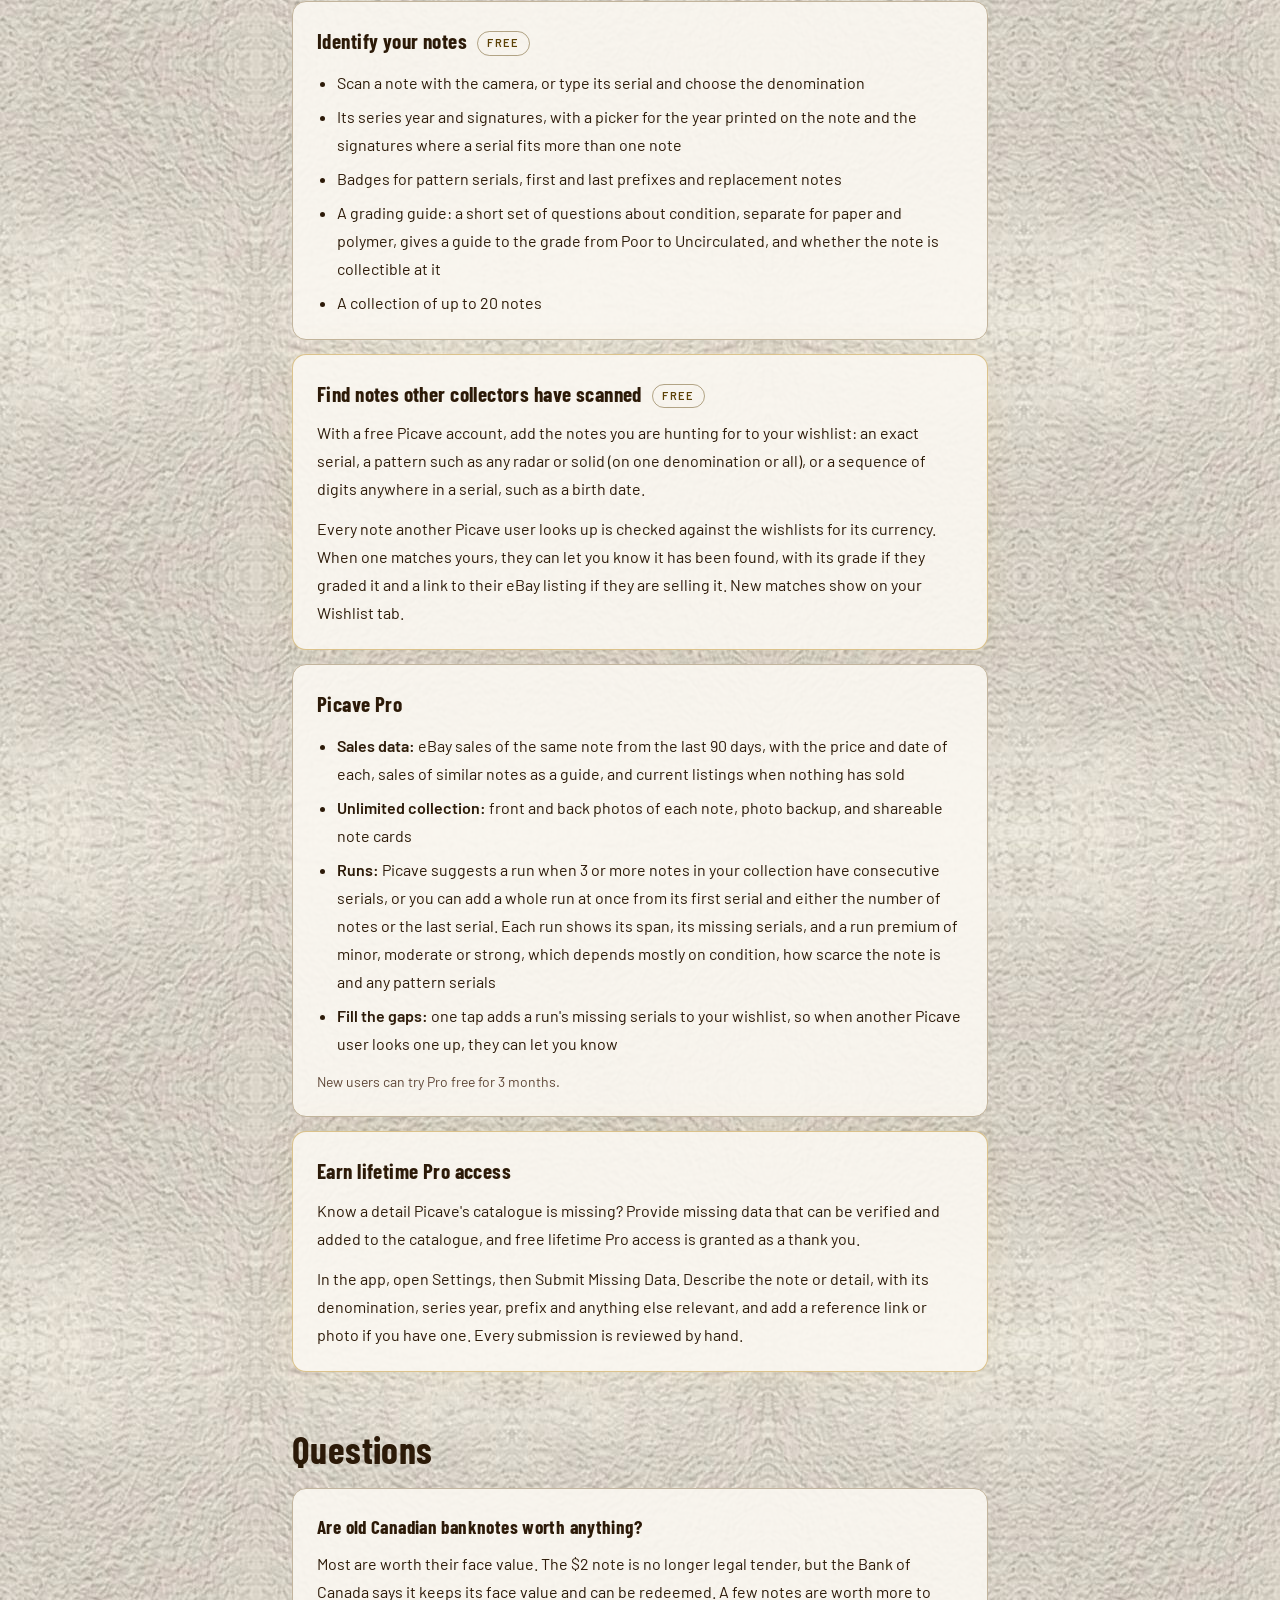
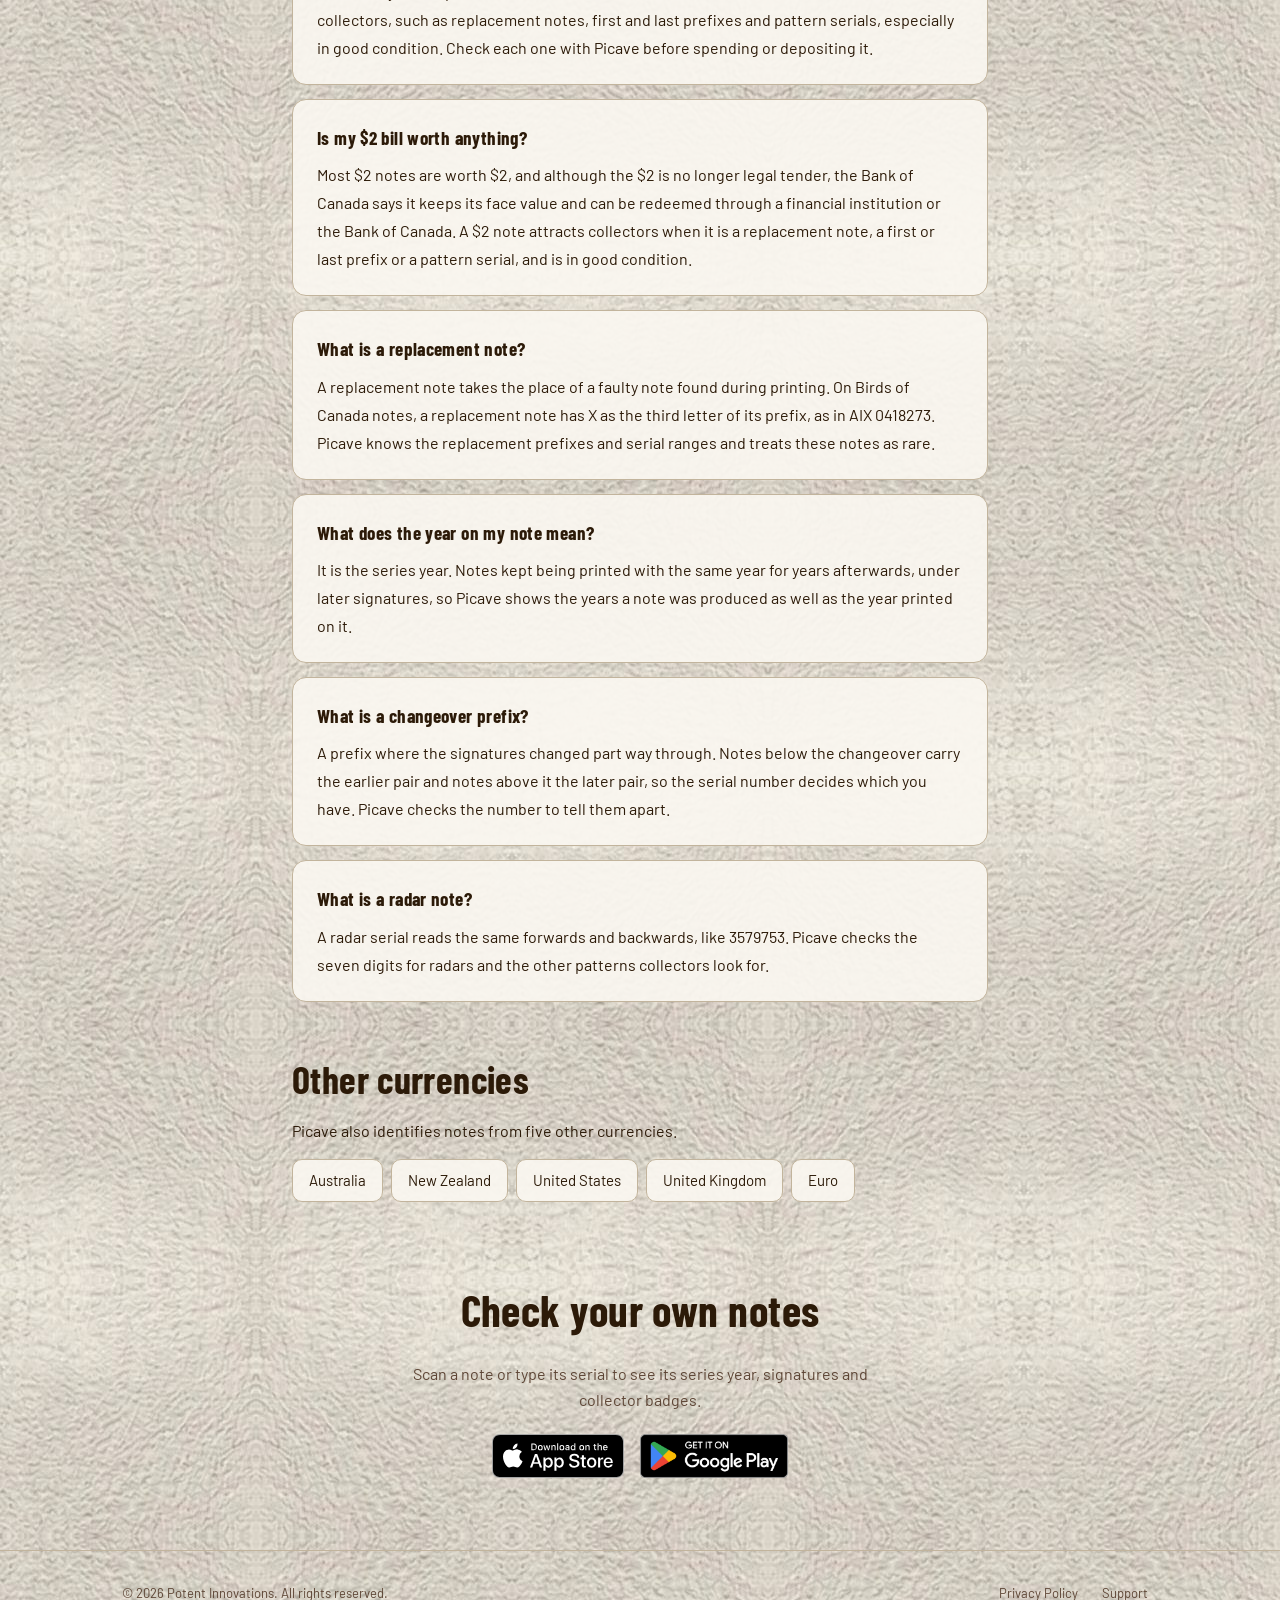
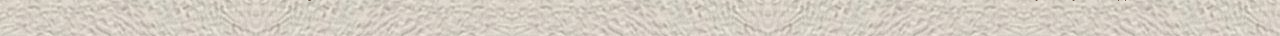
<file: canadian-banknotes.html>
<!DOCTYPE html>
<html lang="en-AU">
<head>
  <meta charset="UTF-8" />
  <meta name="viewport" content="width=device-width, initial-scale=1.0" />
  <title>Canadian Banknote Serial Numbers Explained | Picave</title>
  <meta name="description" content="How Canadian banknote serial numbers work, what collectors look for in replacement notes, changeover prefixes and pattern serials, and how to check your notes with Picave." />
  <link rel="canonical" href="https://potentinnovations.com/canadian-banknotes" />
  <link rel="icon" type="image/png" href="favicon.png" />
  <link rel="stylesheet" href="styles.css?v=2026-09-20d" />
  <link rel="stylesheet" href="country.css?v=2026-10-24b" />
  <script type="application/ld+json">
{
  "@context": "https://schema.org",
  "@type": "FAQPage",
  "mainEntity": [
    {
      "@type": "Question",
      "name": "Are old Canadian banknotes worth anything?",
      "acceptedAnswer": {
        "@type": "Answer",
        "text": "Most are worth their face value. The $2 note is no longer legal tender, but the Bank of Canada says it keeps its face value and can be redeemed. A few notes are worth more to collectors, such as replacement notes, first and last prefixes and pattern serials, especially in good condition. Check each one with Picave before spending or depositing it."
      }
    },
    {
      "@type": "Question",
      "name": "Is my $2 bill worth anything?",
      "acceptedAnswer": {
        "@type": "Answer",
        "text": "Most $2 notes are worth $2, and although the $2 is no longer legal tender, the Bank of Canada says it keeps its face value and can be redeemed through a financial institution or the Bank of Canada. A $2 note attracts collectors when it is a replacement note, a first or last prefix or a pattern serial, and is in good condition."
      }
    },
    {
      "@type": "Question",
      "name": "What is a replacement note?",
      "acceptedAnswer": {
        "@type": "Answer",
        "text": "A replacement note takes the place of a faulty note found during printing. On Birds of Canada notes, a replacement note has X as the third letter of its prefix, as in AIX 0418273. Picave knows the replacement prefixes and serial ranges and treats these notes as rare."
      }
    },
    {
      "@type": "Question",
      "name": "What does the year on my note mean?",
      "acceptedAnswer": {
        "@type": "Answer",
        "text": "It is the series year. Notes kept being printed with the same year for years afterwards, under later signatures, so Picave shows the years a note was produced as well as the year printed on it."
      }
    },
    {
      "@type": "Question",
      "name": "What is a changeover prefix?",
      "acceptedAnswer": {
        "@type": "Answer",
        "text": "A prefix where the signatures changed part way through. Notes below the changeover carry the earlier pair and notes above it the later pair, so the serial number decides which you have. Picave checks the number to tell them apart."
      }
    },
    {
      "@type": "Question",
      "name": "What is a radar note?",
      "acceptedAnswer": {
        "@type": "Answer",
        "text": "A radar serial reads the same forwards and backwards, like 3579753. Picave checks the seven digits for radars and the other patterns collectors look for."
      }
    }
  ]
}
  </script>
</head>
<body class="country-ca">

  <nav>
    <div class="nav-tabs">
      <a href="index.html">Home</a>
      <a href="picave.html" class="active">Picave</a>
      <a href="privacy.html">Privacy Policy</a>
      <a href="support.html">Support</a>
    </div>
  </nav>

  <header class="c-hero">
    <p class="c-crumb"><a href="picave.html">Picave</a> &rsaquo; Canadian banknotes</p>
    <h1>Canadian banknote serial numbers: what makes a note collectible</h1>
    <p>Almost every Canadian note is worth its face value. A few are worth more to collectors because of the serial number printed on them.</p>
    <p>This page explains how Canadian serials work and what collectors look for. Picave checks each note for you.</p>
    <p class="c-scope">Covers Bank of Canada notes from the 1986 Birds of Canada series to today's polymer notes. Earlier series are not covered.</p>
    <div class="cta-group">
      <a href="https://apps.apple.com/app/id6760957578"><img class="store-badge" src="Download_on_the_App_Store_Badge_US-UK_RGB_blk_092917.svg" alt="Download on the App Store" /></a>
      <a href="https://play.google.com/store/apps/details?id=com.potentinnovations.picave"><img class="store-badge" src="GetItOnGooglePlay_Badge_Web_color_English.png" alt="Get it on Google Play" /></a>
    </div>
  </header>

  <div class="c-toc" aria-label="On this page">
    <a href="#found">Checking old notes</a>
    <a href="#serials">How serials work</a>
    <a href="#collectible">What collectors look for</a>
    <a href="#tricky">Why it can be tricky</a>
    <a href="#picave">What Picave does</a>
    <a href="#faq">Questions</a>
  </div>

  <main class="c-article">

    <section class="c-section" id="found">
      <h2>Checking a pile of old notes</h2>
      <p>Check each one before spending or depositing it. The $2 note is no longer legal tender, but the Bank of Canada says it keeps its face value and can be redeemed through a financial institution or the Bank of Canada.</p>
      <div class="c-card" style="margin-top:16px">
        <ol class="c-steps">
          <li><strong>Keep notes that were stored together in their original order.</strong> Consecutive serial numbers can form a run, which collectors look at as a set.</li>
          <li><strong>Scan each note with Picave, or type its serial and choose its denomination.</strong> Picave shows the note's series year and signatures, with badges for pattern serials, first and last prefixes and replacement notes.</li>
          <li><strong>Grade the notes that stand out.</strong> Picave's grading guide asks a short set of questions about the note's condition, with separate questions for paper and polymer, then shows whether the note is collectible at that grade.</li>
          <li><strong>Show a specialist any note Picave marks as a Collector Issue.</strong> These have features that need hands-on expertise to confirm.</li>
        </ol>
      </div>
    </section>

    <section class="c-section" id="serials">
      <h2>How Canadian serial numbers work</h2>
      <p>Every note from 1986 on has a serial number of three letters and seven digits.</p>

      <div class="c-card">
        <h3>Paper notes: Birds of Canada and Canadian Journey</h3>
        <div class="serial" aria-label="Example serial AIK 4182736">
          <span><b>AIK</b><small>Prefix</small></span>
          <span><b>4182736</b><small>Number</small></span>
        </div>
        <p>Three letters and seven digits, as on this made-up 1991 $20. The year on the front is the series year, and notes kept being printed with it for years afterwards under later signatures.</p>
      </div>

      <div class="c-card">
        <h3>Polymer notes, from 2011</h3>
        <div class="serial" aria-label="Example serial BSC 4182736">
          <span><b>BSC</b><small>Prefix</small></span>
          <span><b>4182736</b><small>Number</small></span>
        </div>
        <p>The same three letters and seven digits, as on this made-up 2012 $20.</p>
      </div>

      <div class="c-card">
        <h3>Replacement notes</h3>
        <div class="serial" aria-label="Example replacement note serial AIX 0418273">
          <span><b>AI<mark>X</mark></b><small>Prefix</small></span>
          <span><b>0418273</b><small>Number</small></span>
        </div>
        <p>On Birds of Canada notes, a replacement note has X as the third letter of its prefix, as on this made-up 1991 $20. Replacement notes were printed to take the place of faulty notes found during printing.</p>
      </div>
    </section>

    <section class="c-section" id="collectible">
      <h2>What collectors look for</h2>
      <p>Condition comes first. Picave's catalogue records the lowest grade at which each note attracts collectors, and for almost every Canadian note that is Extremely Fine. Once a note is graded, Picave shows whether it is collectible at that grade, or the grade it would need.</p>

      <h3>Pattern serials</h3>
      <p>A serial whose seven digits form a pattern is the best-known kind of collectible. These examples are made up, using a real prefix.</p>
      <div class="c-grid">
        <div class="c-card">
          <h3>Radar</h3>
          <div class="serial" aria-label="Example serial BSC 3579753">
          <span><b>BSC</b></span>
          <span><b><mark>3579753</mark></b></span>
        </div>
          <p>Reads the same forwards and backwards.</p>
        </div>
        <div class="c-card">
          <h3>Solid</h3>
          <div class="serial" aria-label="Example serial BSC 7777777">
          <span><b>BSC</b></span>
          <span><b><mark>7777777</mark></b></span>
        </div>
          <p>Every digit is the same. Rare.</p>
        </div>
        <div class="c-card">
          <h3>Ladder</h3>
          <div class="serial" aria-label="Example serial BSC 1234567">
          <span><b>BSC</b></span>
          <span><b><mark>1234567</mark></b></span>
        </div>
          <p>The digits climb or fall one step at a time.</p>
        </div>
        <div class="c-card">
          <h3>Binary</h3>
          <div class="serial" aria-label="Example serial BSC 1611611">
          <span><b>BSC</b></span>
          <span><b><mark>1611611</mark></b></span>
        </div>
          <p>The number uses only two different digits.</p>
        </div>
        <div class="c-card">
          <h3>Low serial</h3>
          <div class="serial" aria-label="Example serial BSC 0000007">
          <span><b>BSC</b></span>
          <span><b>000000<mark>7</mark></b></span>
        </div>
          <p>A number from 1 to 100.</p>
        </div>
      </div>
      <p style="margin-top:16px">Picave checks the seven digits, and it also flags near patterns, one digit away from a radar, ladder or binary. With an odd number of digits, a Canadian serial cannot be a repeater, which needs one half to repeat the other. Bookends are collected on US notes but are not counted as a pattern on Canadian notes.</p>

      <h3>First and last prefixes</h3>
      <p>Each run of notes starts at a first prefix and ends at a last prefix, and collectors look for both. They differ from note to note and from one signature pair to the next. Picave marks them with a First Prefix or Last Prefix badge.</p>

      <h3>Replacement notes</h3>
      <p>Picave knows which prefixes and serial ranges were used for replacement notes, marks them with a Star Note badge and treats them as rare.</p>

      <h3>Signatures</h3>
      <p>Canadian notes carry two signatures, and the pair changed many times: 13 pairs appear from 1986 to today. Picave shows the signatures of every note it identifies.</p>

      <h3>Notes that need a specialist</h3>
      <p>A few transition notes, printed as one design gave way to the next, have details a serial number cannot settle. Picave marks these as a Collector Issue and suggests a specialist.</p>
    </section>

    <section class="c-section" id="tricky">
      <h2>Why identification can be tricky</h2>
      <p>A serial number alone does not always point to one note. These are the cases that catch collectors out, and how Picave handles each.</p>
      <div class="c-card">
        <h3>Changeover prefixes</h3>
        <p>When the signatures changed, the new pair often started part way through a prefix. Notes below the changeover carry the earlier pair and notes above it the later one, so the seven digits decide. Picave tells them apart by the number.</p>
      </div>

      <div class="c-card">
        <h3>A prefix used in more than one series</h3>
        <p>Some prefixes were used again in a later series. When a serial fits notes from more than one series, Picave asks for the year printed on the front of your note, then shows the signatures for that year so you can pick yours.</p>
      </div>

      <div class="c-card">
        <h3>A series year is not a printing year</h3>
        <p>The year on the front is the series year, and the same year kept being printed for years. Picave shows the year printed on your note first, with the years that note was produced underneath.</p>
      </div>
    </section>

    <section class="c-section" id="picave">
      <h2>What Picave does for Canadian notes</h2>
      <p>Picave is a reference tool for identifying notes and the serials collectors value. It is not a dealer, a marketplace or an official grading service. Its catalogue holds the details this page leaves out: the series and signatures of each prefix, changeover points, first and last prefixes and replacement notes.</p>

      <div class="c-card" style="margin-top:18px">
        <h3>Identify your notes <span class="c-tag">Free</span></h3>
        <ul>
          <li>Scan a note with the camera, or type its serial and choose the denomination</li>
          <li>Its series year and signatures, with a picker for the year printed on the note and the signatures where a serial fits more than one note</li>
          <li>Badges for pattern serials, first and last prefixes and replacement notes</li>
          <li>A grading guide: a short set of questions about condition, separate for paper and polymer, gives a guide to the grade from Poor to Uncirculated, and whether the note is collectible at it</li>
          <li>A collection of up to 20 notes</li>
        </ul>
      </div>

      <div class="c-card c-feature">
        <h3>Find notes other collectors have scanned <span class="c-tag">Free</span></h3>
        <p>With a free Picave account, add the notes you are hunting for to your wishlist: an exact serial, a pattern such as any radar or solid (on one denomination or all), or a sequence of digits anywhere in a serial, such as a birth date.</p>
        <p>Every note another Picave user looks up is checked against the wishlists for its currency. When one matches yours, they can let you know it has been found, with its grade if they graded it and a link to their eBay listing if they are selling it. New matches show on your Wishlist tab.</p>
      </div>

      <div class="c-card">
        <h3>Picave Pro</h3>
        <ul>
          <li><strong>Sales data:</strong> eBay sales of the same note from the last 90 days, with the price and date of each, sales of similar notes as a guide, and current listings when nothing has sold</li>
          <li><strong>Unlimited collection:</strong> front and back photos of each note, photo backup, and shareable note cards</li>
          <li><strong>Runs:</strong> Picave suggests a run when 3 or more notes in your collection have consecutive serials, or you can add a whole run at once from its first serial and either the number of notes or the last serial. Each run shows its span, its missing serials, and a run premium of minor, moderate or strong, which depends mostly on condition, how scarce the note is and any pattern serials</li>
          <li><strong>Fill the gaps:</strong> one tap adds a run's missing serials to your wishlist, so when another Picave user looks one up, they can let you know</li>
        </ul>
        <p class="c-note" style="margin-top:12px">New users can try Pro free for 3 months.</p>
      </div>

      <div class="c-card c-feature">
        <h3>Earn lifetime Pro access</h3>
        <p>Know a detail Picave's catalogue is missing? Provide missing data that can be verified and added to the catalogue, and free lifetime Pro access is granted as a thank you.</p>
        <p>In the app, open Settings, then Submit Missing Data. Describe the note or detail, with its denomination, series year, prefix and anything else relevant, and add a reference link or photo if you have one. Every submission is reviewed by hand.</p>
      </div>
    </section>

    <section class="c-section c-faq" id="faq">
      <h2>Questions</h2>
      <div class="c-card">
        <h3>Are old Canadian banknotes worth anything?</h3>
        <p>Most are worth their face value. The $2 note is no longer legal tender, but the Bank of Canada says it keeps its face value and can be redeemed. A few notes are worth more to collectors, such as replacement notes, first and last prefixes and pattern serials, especially in good condition. Check each one with Picave before spending or depositing it.</p>
      </div>
      <div class="c-card">
        <h3>Is my $2 bill worth anything?</h3>
        <p>Most $2 notes are worth $2, and although the $2 is no longer legal tender, the Bank of Canada says it keeps its face value and can be redeemed through a financial institution or the Bank of Canada. A $2 note attracts collectors when it is a replacement note, a first or last prefix or a pattern serial, and is in good condition.</p>
      </div>
      <div class="c-card">
        <h3>What is a replacement note?</h3>
        <p>A replacement note takes the place of a faulty note found during printing. On Birds of Canada notes, a replacement note has X as the third letter of its prefix, as in AIX 0418273. Picave knows the replacement prefixes and serial ranges and treats these notes as rare.</p>
      </div>
      <div class="c-card">
        <h3>What does the year on my note mean?</h3>
        <p>It is the series year. Notes kept being printed with the same year for years afterwards, under later signatures, so Picave shows the years a note was produced as well as the year printed on it.</p>
      </div>
      <div class="c-card">
        <h3>What is a changeover prefix?</h3>
        <p>A prefix where the signatures changed part way through. Notes below the changeover carry the earlier pair and notes above it the later pair, so the serial number decides which you have. Picave checks the number to tell them apart.</p>
      </div>
      <div class="c-card">
        <h3>What is a radar note?</h3>
        <p>A radar serial reads the same forwards and backwards, like 3579753. Picave checks the seven digits for radars and the other patterns collectors look for.</p>
      </div>
    </section>

    <section class="c-section" id="other">
      <h2>Other currencies</h2>
      <p>Picave also identifies notes from five other currencies.</p>
      <div class="c-others">
        <a href="australian-banknotes.html">Australia</a>
        <a href="new-zealand-banknotes.html">New Zealand</a>
        <a href="us-banknotes.html">United States</a>
        <a href="uk-banknotes.html">United Kingdom</a>
        <a href="euro-banknotes.html">Euro</a>
      </div>
    </section>

  </main>

  <section class="c-cta">
    <h2 class="section-title">Check your own notes</h2>
    <p>Scan a note or type its serial to see its series year, signatures and collector badges.</p>
    <div class="cta-group">
      <a href="https://apps.apple.com/app/id6760957578"><img class="store-badge" src="Download_on_the_App_Store_Badge_US-UK_RGB_blk_092917.svg" alt="Download on the App Store" /></a>
      <a href="https://play.google.com/store/apps/details?id=com.potentinnovations.picave"><img class="store-badge" src="GetItOnGooglePlay_Badge_Web_color_English.png" alt="Get it on Google Play" /></a>
    </div>
  </section>

  <div class="footer-wrap">
    <footer>
      <p>&copy; 2026 Potent Innovations. All rights reserved.</p>
      <div class="footer-nav">
        <a href="privacy.html">Privacy Policy</a>
        <a href="support.html">Support</a>
      </div>
    </footer>
  </div>

  <!-- Cloudflare Web Analytics --><script type='module' src='https://static.cloudflareinsights.com/beacon.min.js' data-cf-beacon='{"token": "f02f73106be443189c453249bf80784f"}'></script><!-- End Cloudflare Web Analytics -->
</body>
</html>
</file>
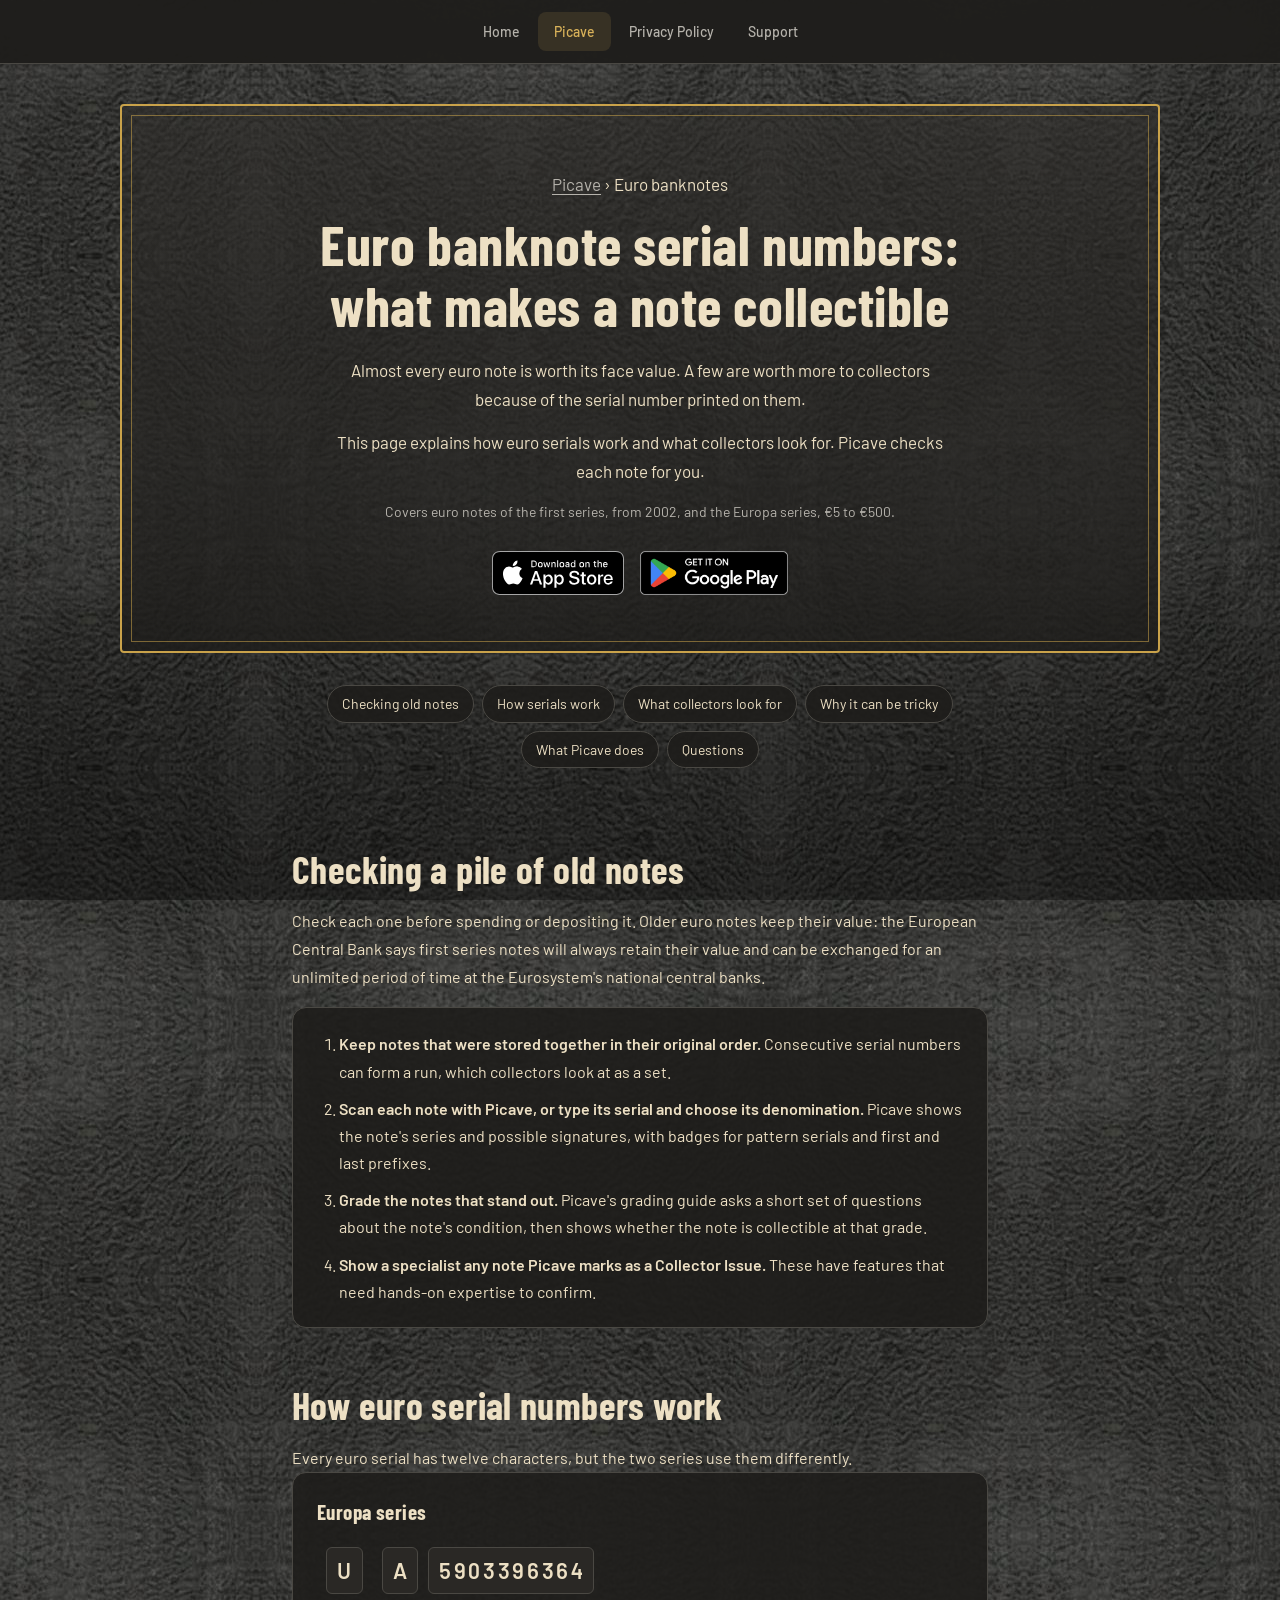
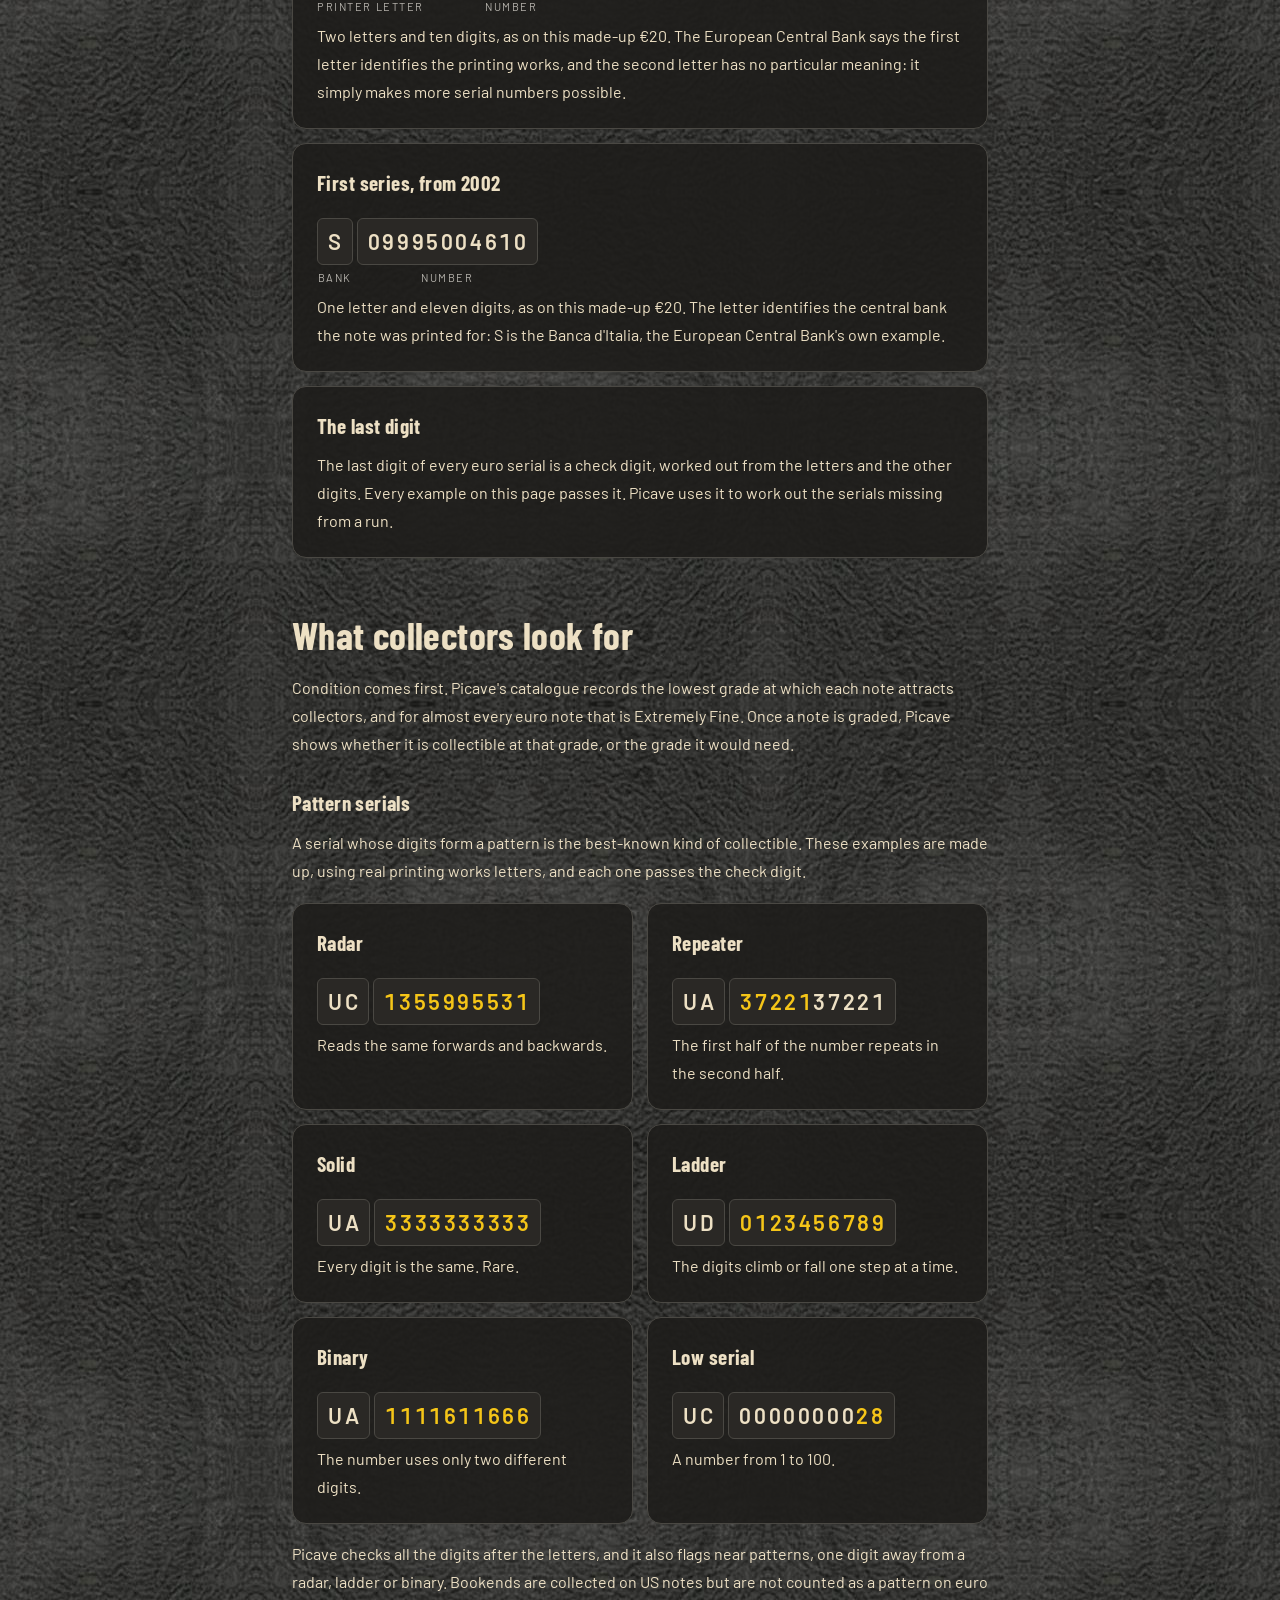
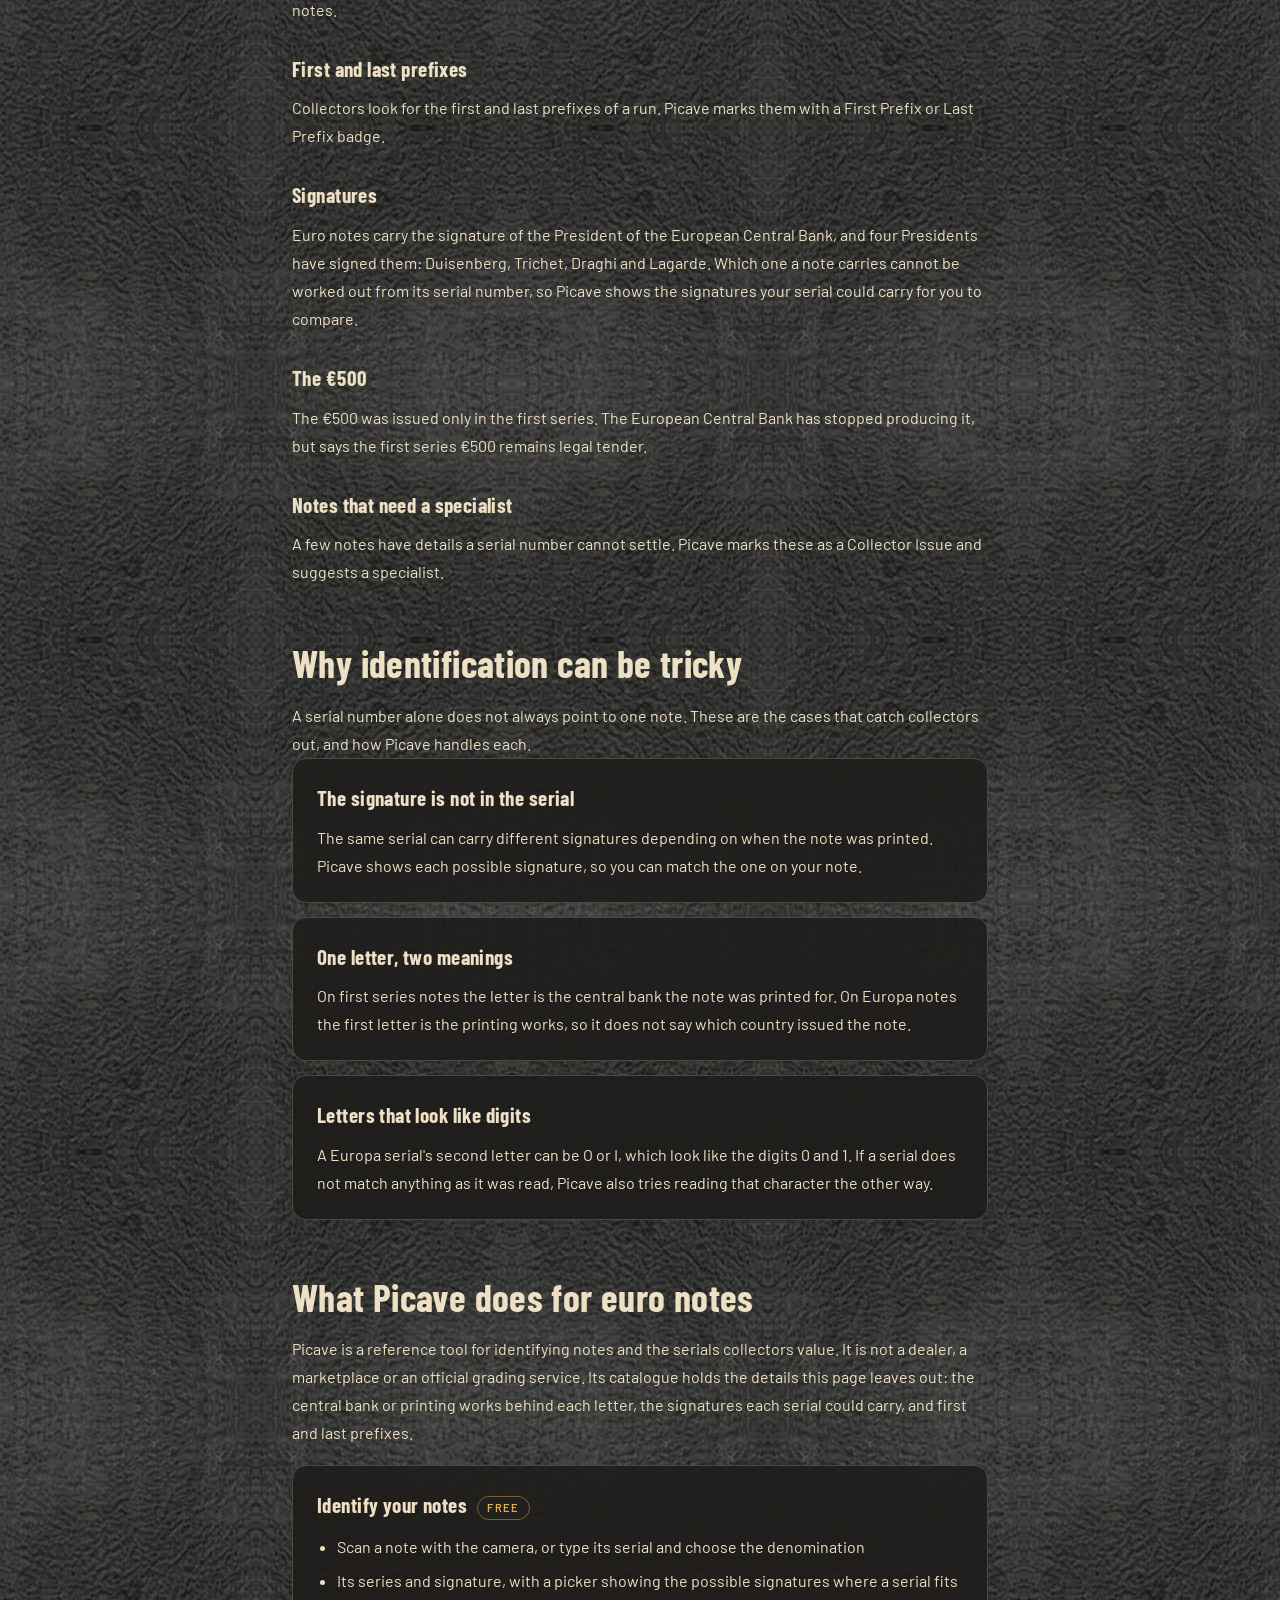
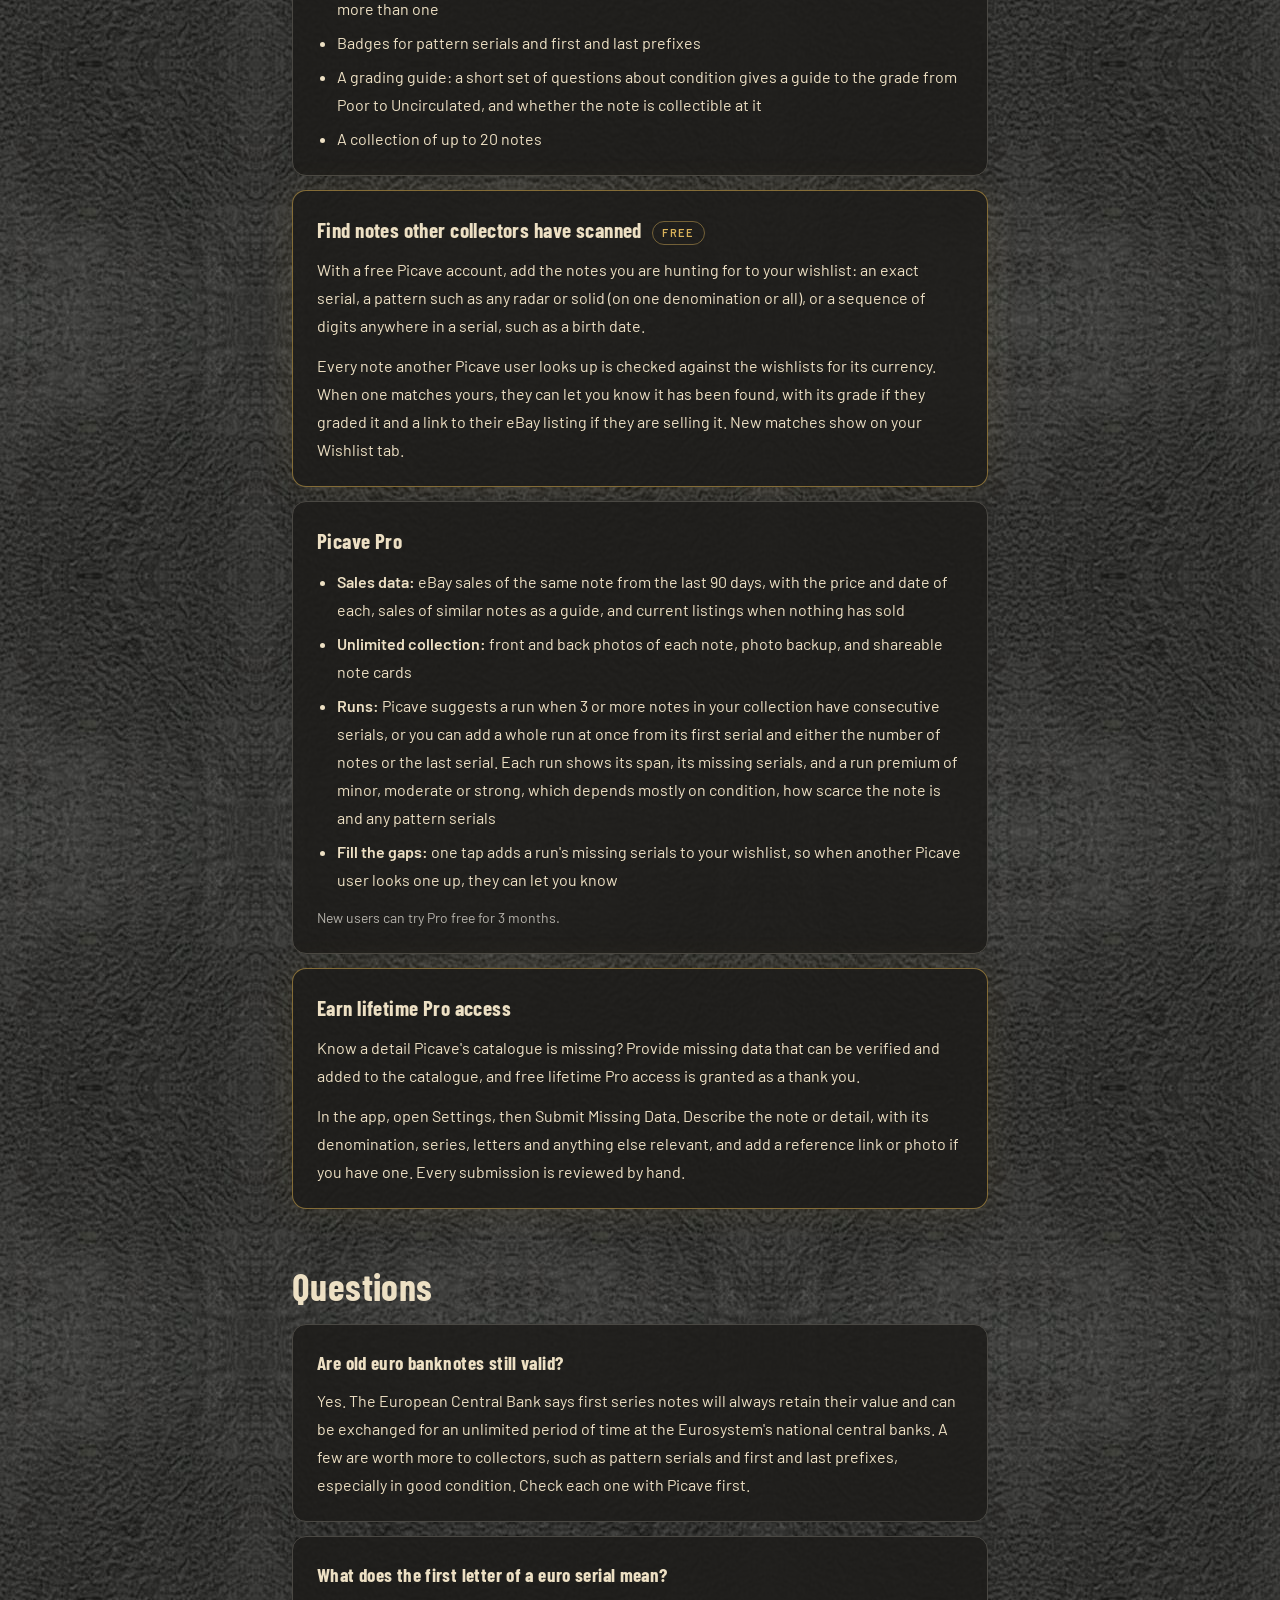
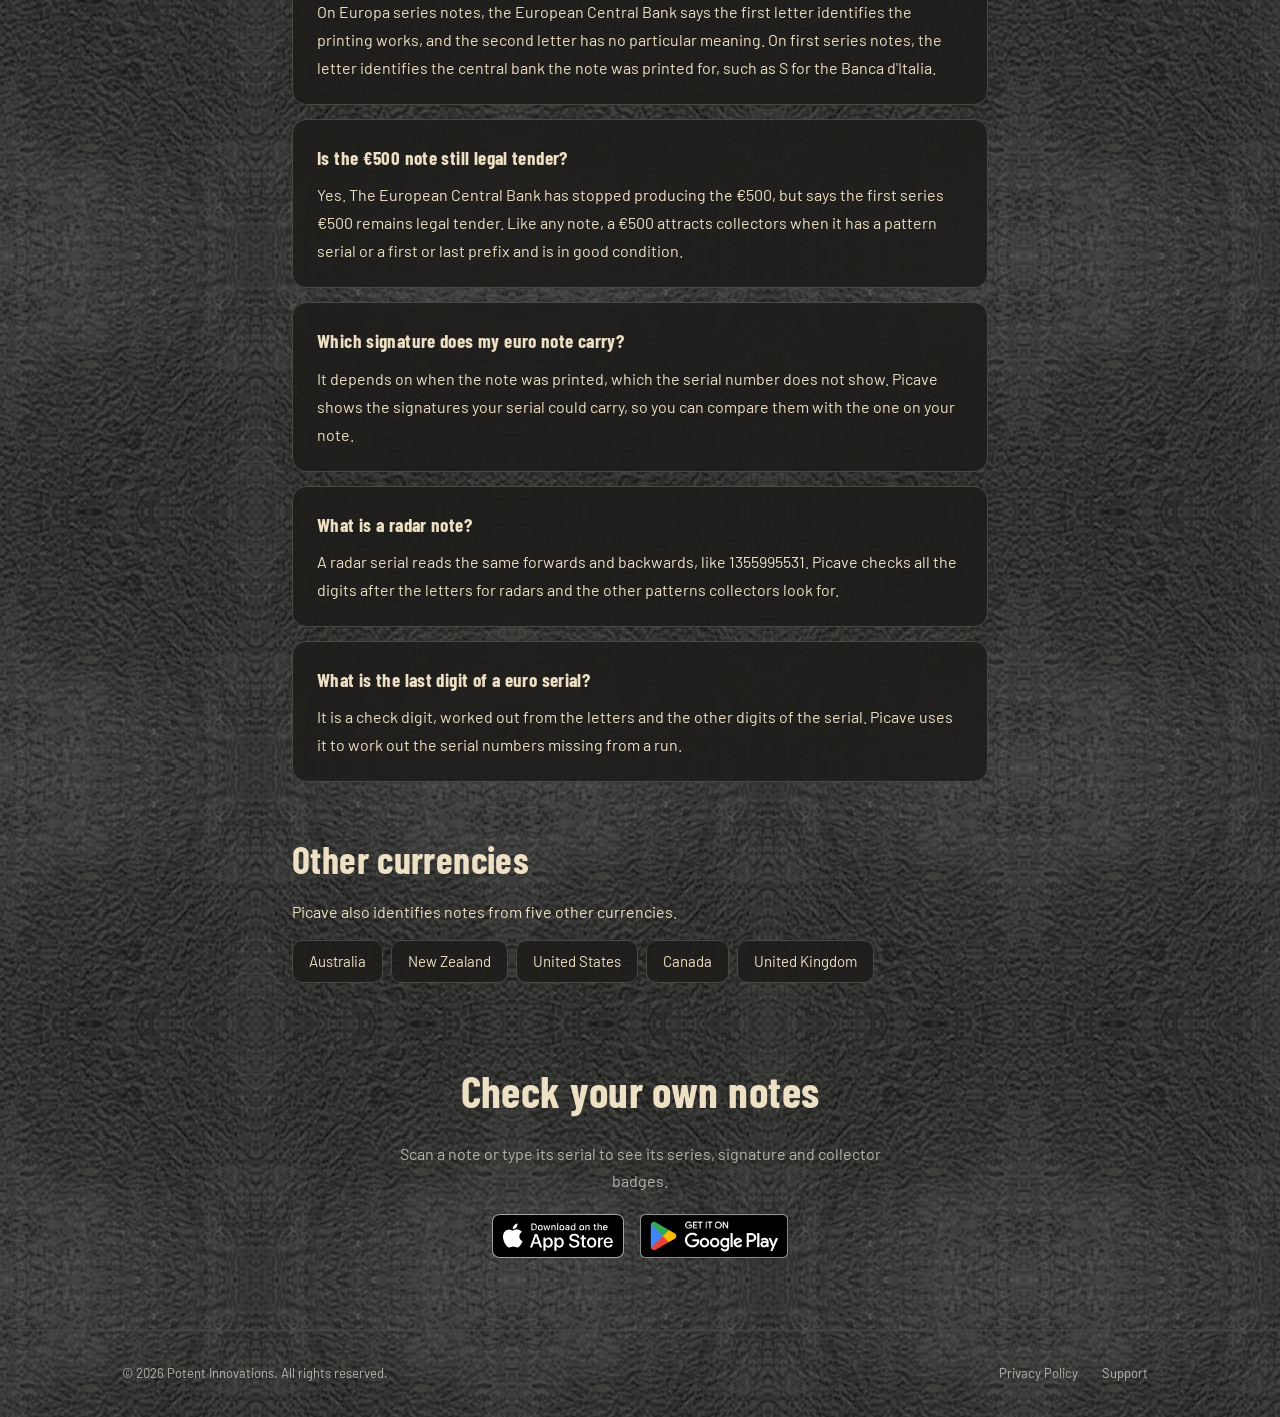
<file: euro-banknotes.html>
<!DOCTYPE html>
<html lang="en-AU">
<head>
  <meta charset="UTF-8" />
  <meta name="viewport" content="width=device-width, initial-scale=1.0" />
  <title>Euro Banknote Serial Numbers Explained | Picave</title>
  <meta name="description" content="How euro banknote serial numbers work, what the letters and the last digit mean, which serials collectors look for, and how to check your notes with Picave." />
  <link rel="canonical" href="https://potentinnovations.com/euro-banknotes" />
  <link rel="icon" type="image/png" href="favicon.png" />
  <link rel="stylesheet" href="styles.css?v=2026-09-20d" />
  <link rel="stylesheet" href="country.css?v=2026-10-24b" />
  <script type="application/ld+json">
{
  "@context": "https://schema.org",
  "@type": "FAQPage",
  "mainEntity": [
    {
      "@type": "Question",
      "name": "Are old euro banknotes still valid?",
      "acceptedAnswer": {
        "@type": "Answer",
        "text": "Yes. The European Central Bank says first series notes will always retain their value and can be exchanged for an unlimited period of time at the Eurosystem's national central banks. A few are worth more to collectors, such as pattern serials and first and last prefixes, especially in good condition. Check each one with Picave first."
      }
    },
    {
      "@type": "Question",
      "name": "What does the first letter of a euro serial mean?",
      "acceptedAnswer": {
        "@type": "Answer",
        "text": "On Europa series notes, the European Central Bank says the first letter identifies the printing works, and the second letter has no particular meaning. On first series notes, the letter identifies the central bank the note was printed for, such as S for the Banca d'Italia."
      }
    },
    {
      "@type": "Question",
      "name": "Is the €500 note still legal tender?",
      "acceptedAnswer": {
        "@type": "Answer",
        "text": "Yes. The European Central Bank has stopped producing the €500, but says the first series €500 remains legal tender. Like any note, a €500 attracts collectors when it has a pattern serial or a first or last prefix and is in good condition."
      }
    },
    {
      "@type": "Question",
      "name": "Which signature does my euro note carry?",
      "acceptedAnswer": {
        "@type": "Answer",
        "text": "It depends on when the note was printed, which the serial number does not show. Picave shows the signatures your serial could carry, so you can compare them with the one on your note."
      }
    },
    {
      "@type": "Question",
      "name": "What is a radar note?",
      "acceptedAnswer": {
        "@type": "Answer",
        "text": "A radar serial reads the same forwards and backwards, like 1355995531. Picave checks all the digits after the letters for radars and the other patterns collectors look for."
      }
    },
    {
      "@type": "Question",
      "name": "What is the last digit of a euro serial?",
      "acceptedAnswer": {
        "@type": "Answer",
        "text": "It is a check digit, worked out from the letters and the other digits of the serial. Picave uses it to work out the serial numbers missing from a run."
      }
    }
  ]
}
  </script>
</head>
<body class="country-eu">

  <nav>
    <div class="nav-tabs">
      <a href="index.html">Home</a>
      <a href="picave.html" class="active">Picave</a>
      <a href="privacy.html">Privacy Policy</a>
      <a href="support.html">Support</a>
    </div>
  </nav>

  <header class="c-hero">
    <p class="c-crumb"><a href="picave.html">Picave</a> &rsaquo; Euro banknotes</p>
    <h1>Euro banknote serial numbers: what makes a note collectible</h1>
    <p>Almost every euro note is worth its face value. A few are worth more to collectors because of the serial number printed on them.</p>
    <p>This page explains how euro serials work and what collectors look for. Picave checks each note for you.</p>
    <p class="c-scope">Covers euro notes of the first series, from 2002, and the Europa series, €5 to €500.</p>
    <div class="cta-group">
      <a href="https://apps.apple.com/app/id6760957578"><img class="store-badge" src="Download_on_the_App_Store_Badge_US-UK_RGB_blk_092917.svg" alt="Download on the App Store" /></a>
      <a href="https://play.google.com/store/apps/details?id=com.potentinnovations.picave"><img class="store-badge" src="GetItOnGooglePlay_Badge_Web_color_English.png" alt="Get it on Google Play" /></a>
    </div>
  </header>

  <div class="c-toc" aria-label="On this page">
    <a href="#found">Checking old notes</a>
    <a href="#serials">How serials work</a>
    <a href="#collectible">What collectors look for</a>
    <a href="#tricky">Why it can be tricky</a>
    <a href="#picave">What Picave does</a>
    <a href="#faq">Questions</a>
  </div>

  <main class="c-article">

    <section class="c-section" id="found">
      <h2>Checking a pile of old notes</h2>
      <p>Check each one before spending or depositing it. Older euro notes keep their value: the European Central Bank says first series notes will always retain their value and can be exchanged for an unlimited period of time at the Eurosystem's national central banks.</p>
      <div class="c-card" style="margin-top:16px">
        <ol class="c-steps">
          <li><strong>Keep notes that were stored together in their original order.</strong> Consecutive serial numbers can form a run, which collectors look at as a set.</li>
          <li><strong>Scan each note with Picave, or type its serial and choose its denomination.</strong> Picave shows the note's series and possible signatures, with badges for pattern serials and first and last prefixes.</li>
          <li><strong>Grade the notes that stand out.</strong> Picave's grading guide asks a short set of questions about the note's condition, then shows whether the note is collectible at that grade.</li>
          <li><strong>Show a specialist any note Picave marks as a Collector Issue.</strong> These have features that need hands-on expertise to confirm.</li>
        </ol>
      </div>
    </section>

    <section class="c-section" id="serials">
      <h2>How euro serial numbers work</h2>
      <p>Every euro serial has twelve characters, but the two series use them differently.</p>

      <div class="c-card">
        <h3>Europa series</h3>
        <div class="serial" aria-label="Example serial UA 5903396364">
          <span><b>U</b><small>Printer</small></span>
          <span><b>A</b><small>Letter</small></span>
          <span><b>5903396364</b><small>Number</small></span>
        </div>
        <p>Two letters and ten digits, as on this made-up €20. The European Central Bank says the first letter identifies the printing works, and the second letter has no particular meaning: it simply makes more serial numbers possible.</p>
      </div>

      <div class="c-card">
        <h3>First series, from 2002</h3>
        <div class="serial" aria-label="Example serial S 09995004610">
          <span><b>S</b><small>Bank</small></span>
          <span><b>09995004610</b><small>Number</small></span>
        </div>
        <p>One letter and eleven digits, as on this made-up €20. The letter identifies the central bank the note was printed for: S is the Banca d'Italia, the European Central Bank's own example.</p>
      </div>

      <div class="c-card">
        <h3>The last digit</h3>
        <p>The last digit of every euro serial is a check digit, worked out from the letters and the other digits. Every example on this page passes it. Picave uses it to work out the serials missing from a run.</p>
      </div>
    </section>

    <section class="c-section" id="collectible">
      <h2>What collectors look for</h2>
      <p>Condition comes first. Picave's catalogue records the lowest grade at which each note attracts collectors, and for almost every euro note that is Extremely Fine. Once a note is graded, Picave shows whether it is collectible at that grade, or the grade it would need.</p>

      <h3>Pattern serials</h3>
      <p>A serial whose digits form a pattern is the best-known kind of collectible. These examples are made up, using real printing works letters, and each one passes the check digit.</p>
      <div class="c-grid">
        <div class="c-card">
          <h3>Radar</h3>
          <div class="serial" aria-label="Example serial UC 1355995531">
          <span><b>UC</b></span>
          <span><b><mark>1355995531</mark></b></span>
        </div>
          <p>Reads the same forwards and backwards.</p>
        </div>
        <div class="c-card">
          <h3>Repeater</h3>
          <div class="serial" aria-label="Example serial UA 3722137221">
          <span><b>UA</b></span>
          <span><b><mark>37221</mark>37221</b></span>
        </div>
          <p>The first half of the number repeats in the second half.</p>
        </div>
        <div class="c-card">
          <h3>Solid</h3>
          <div class="serial" aria-label="Example serial UA 3333333333">
          <span><b>UA</b></span>
          <span><b><mark>3333333333</mark></b></span>
        </div>
          <p>Every digit is the same. Rare.</p>
        </div>
        <div class="c-card">
          <h3>Ladder</h3>
          <div class="serial" aria-label="Example serial UD 0123456789">
          <span><b>UD</b></span>
          <span><b><mark>0123456789</mark></b></span>
        </div>
          <p>The digits climb or fall one step at a time.</p>
        </div>
        <div class="c-card">
          <h3>Binary</h3>
          <div class="serial" aria-label="Example serial UA 1111611666">
          <span><b>UA</b></span>
          <span><b><mark>1111611666</mark></b></span>
        </div>
          <p>The number uses only two different digits.</p>
        </div>
        <div class="c-card">
          <h3>Low serial</h3>
          <div class="serial" aria-label="Example serial UC 0000000028">
          <span><b>UC</b></span>
          <span><b>00000000<mark>28</mark></b></span>
        </div>
          <p>A number from 1 to 100.</p>
        </div>
      </div>
      <p style="margin-top:16px">Picave checks all the digits after the letters, and it also flags near patterns, one digit away from a radar, ladder or binary. Bookends are collected on US notes but are not counted as a pattern on euro notes.</p>

      <h3>First and last prefixes</h3>
      <p>Collectors look for the first and last prefixes of a run. Picave marks them with a First Prefix or Last Prefix badge.</p>

      <h3>Signatures</h3>
      <p>Euro notes carry the signature of the President of the European Central Bank, and four Presidents have signed them: Duisenberg, Trichet, Draghi and Lagarde. Which one a note carries cannot be worked out from its serial number, so Picave shows the signatures your serial could carry for you to compare.</p>

      <h3>The €500</h3>
      <p>The €500 was issued only in the first series. The European Central Bank has stopped producing it, but says the first series €500 remains legal tender.</p>

      <h3>Notes that need a specialist</h3>
      <p>A few notes have details a serial number cannot settle. Picave marks these as a Collector Issue and suggests a specialist.</p>
    </section>

    <section class="c-section" id="tricky">
      <h2>Why identification can be tricky</h2>
      <p>A serial number alone does not always point to one note. These are the cases that catch collectors out, and how Picave handles each.</p>
      <div class="c-card">
        <h3>The signature is not in the serial</h3>
        <p>The same serial can carry different signatures depending on when the note was printed. Picave shows each possible signature, so you can match the one on your note.</p>
      </div>

      <div class="c-card">
        <h3>One letter, two meanings</h3>
        <p>On first series notes the letter is the central bank the note was printed for. On Europa notes the first letter is the printing works, so it does not say which country issued the note.</p>
      </div>

      <div class="c-card">
        <h3>Letters that look like digits</h3>
        <p>A Europa serial's second letter can be O or I, which look like the digits 0 and 1. If a serial does not match anything as it was read, Picave also tries reading that character the other way.</p>
      </div>
    </section>

    <section class="c-section" id="picave">
      <h2>What Picave does for euro notes</h2>
      <p>Picave is a reference tool for identifying notes and the serials collectors value. It is not a dealer, a marketplace or an official grading service. Its catalogue holds the details this page leaves out: the central bank or printing works behind each letter, the signatures each serial could carry, and first and last prefixes.</p>

      <div class="c-card" style="margin-top:18px">
        <h3>Identify your notes <span class="c-tag">Free</span></h3>
        <ul>
          <li>Scan a note with the camera, or type its serial and choose the denomination</li>
          <li>Its series and signature, with a picker showing the possible signatures where a serial fits more than one</li>
          <li>Badges for pattern serials and first and last prefixes</li>
          <li>A grading guide: a short set of questions about condition gives a guide to the grade from Poor to Uncirculated, and whether the note is collectible at it</li>
          <li>A collection of up to 20 notes</li>
        </ul>
      </div>

      <div class="c-card c-feature">
        <h3>Find notes other collectors have scanned <span class="c-tag">Free</span></h3>
        <p>With a free Picave account, add the notes you are hunting for to your wishlist: an exact serial, a pattern such as any radar or solid (on one denomination or all), or a sequence of digits anywhere in a serial, such as a birth date.</p>
        <p>Every note another Picave user looks up is checked against the wishlists for its currency. When one matches yours, they can let you know it has been found, with its grade if they graded it and a link to their eBay listing if they are selling it. New matches show on your Wishlist tab.</p>
      </div>

      <div class="c-card">
        <h3>Picave Pro</h3>
        <ul>
          <li><strong>Sales data:</strong> eBay sales of the same note from the last 90 days, with the price and date of each, sales of similar notes as a guide, and current listings when nothing has sold</li>
          <li><strong>Unlimited collection:</strong> front and back photos of each note, photo backup, and shareable note cards</li>
          <li><strong>Runs:</strong> Picave suggests a run when 3 or more notes in your collection have consecutive serials, or you can add a whole run at once from its first serial and either the number of notes or the last serial. Each run shows its span, its missing serials, and a run premium of minor, moderate or strong, which depends mostly on condition, how scarce the note is and any pattern serials</li>
          <li><strong>Fill the gaps:</strong> one tap adds a run's missing serials to your wishlist, so when another Picave user looks one up, they can let you know</li>
        </ul>
        <p class="c-note" style="margin-top:12px">New users can try Pro free for 3 months.</p>
      </div>

      <div class="c-card c-feature">
        <h3>Earn lifetime Pro access</h3>
        <p>Know a detail Picave's catalogue is missing? Provide missing data that can be verified and added to the catalogue, and free lifetime Pro access is granted as a thank you.</p>
        <p>In the app, open Settings, then Submit Missing Data. Describe the note or detail, with its denomination, series, letters and anything else relevant, and add a reference link or photo if you have one. Every submission is reviewed by hand.</p>
      </div>
    </section>

    <section class="c-section c-faq" id="faq">
      <h2>Questions</h2>
      <div class="c-card">
        <h3>Are old euro banknotes still valid?</h3>
        <p>Yes. The European Central Bank says first series notes will always retain their value and can be exchanged for an unlimited period of time at the Eurosystem's national central banks. A few are worth more to collectors, such as pattern serials and first and last prefixes, especially in good condition. Check each one with Picave first.</p>
      </div>
      <div class="c-card">
        <h3>What does the first letter of a euro serial mean?</h3>
        <p>On Europa series notes, the European Central Bank says the first letter identifies the printing works, and the second letter has no particular meaning. On first series notes, the letter identifies the central bank the note was printed for, such as S for the Banca d'Italia.</p>
      </div>
      <div class="c-card">
        <h3>Is the €500 note still legal tender?</h3>
        <p>Yes. The European Central Bank has stopped producing the €500, but says the first series €500 remains legal tender. Like any note, a €500 attracts collectors when it has a pattern serial or a first or last prefix and is in good condition.</p>
      </div>
      <div class="c-card">
        <h3>Which signature does my euro note carry?</h3>
        <p>It depends on when the note was printed, which the serial number does not show. Picave shows the signatures your serial could carry, so you can compare them with the one on your note.</p>
      </div>
      <div class="c-card">
        <h3>What is a radar note?</h3>
        <p>A radar serial reads the same forwards and backwards, like 1355995531. Picave checks all the digits after the letters for radars and the other patterns collectors look for.</p>
      </div>
      <div class="c-card">
        <h3>What is the last digit of a euro serial?</h3>
        <p>It is a check digit, worked out from the letters and the other digits of the serial. Picave uses it to work out the serial numbers missing from a run.</p>
      </div>
    </section>

    <section class="c-section" id="other">
      <h2>Other currencies</h2>
      <p>Picave also identifies notes from five other currencies.</p>
      <div class="c-others">
        <a href="australian-banknotes.html">Australia</a>
        <a href="new-zealand-banknotes.html">New Zealand</a>
        <a href="us-banknotes.html">United States</a>
        <a href="canadian-banknotes.html">Canada</a>
        <a href="uk-banknotes.html">United Kingdom</a>
      </div>
    </section>

  </main>

  <section class="c-cta">
    <h2 class="section-title">Check your own notes</h2>
    <p>Scan a note or type its serial to see its series, signature and collector badges.</p>
    <div class="cta-group">
      <a href="https://apps.apple.com/app/id6760957578"><img class="store-badge" src="Download_on_the_App_Store_Badge_US-UK_RGB_blk_092917.svg" alt="Download on the App Store" /></a>
      <a href="https://play.google.com/store/apps/details?id=com.potentinnovations.picave"><img class="store-badge" src="GetItOnGooglePlay_Badge_Web_color_English.png" alt="Get it on Google Play" /></a>
    </div>
  </section>

  <div class="footer-wrap">
    <footer>
      <p>&copy; 2026 Potent Innovations. All rights reserved.</p>
      <div class="footer-nav">
        <a href="privacy.html">Privacy Policy</a>
        <a href="support.html">Support</a>
      </div>
    </footer>
  </div>

  <!-- Cloudflare Web Analytics --><script type='module' src='https://static.cloudflareinsights.com/beacon.min.js' data-cf-beacon='{"token": "f02f73106be443189c453249bf80784f"}'></script><!-- End Cloudflare Web Analytics -->
</body>
</html>
</file>
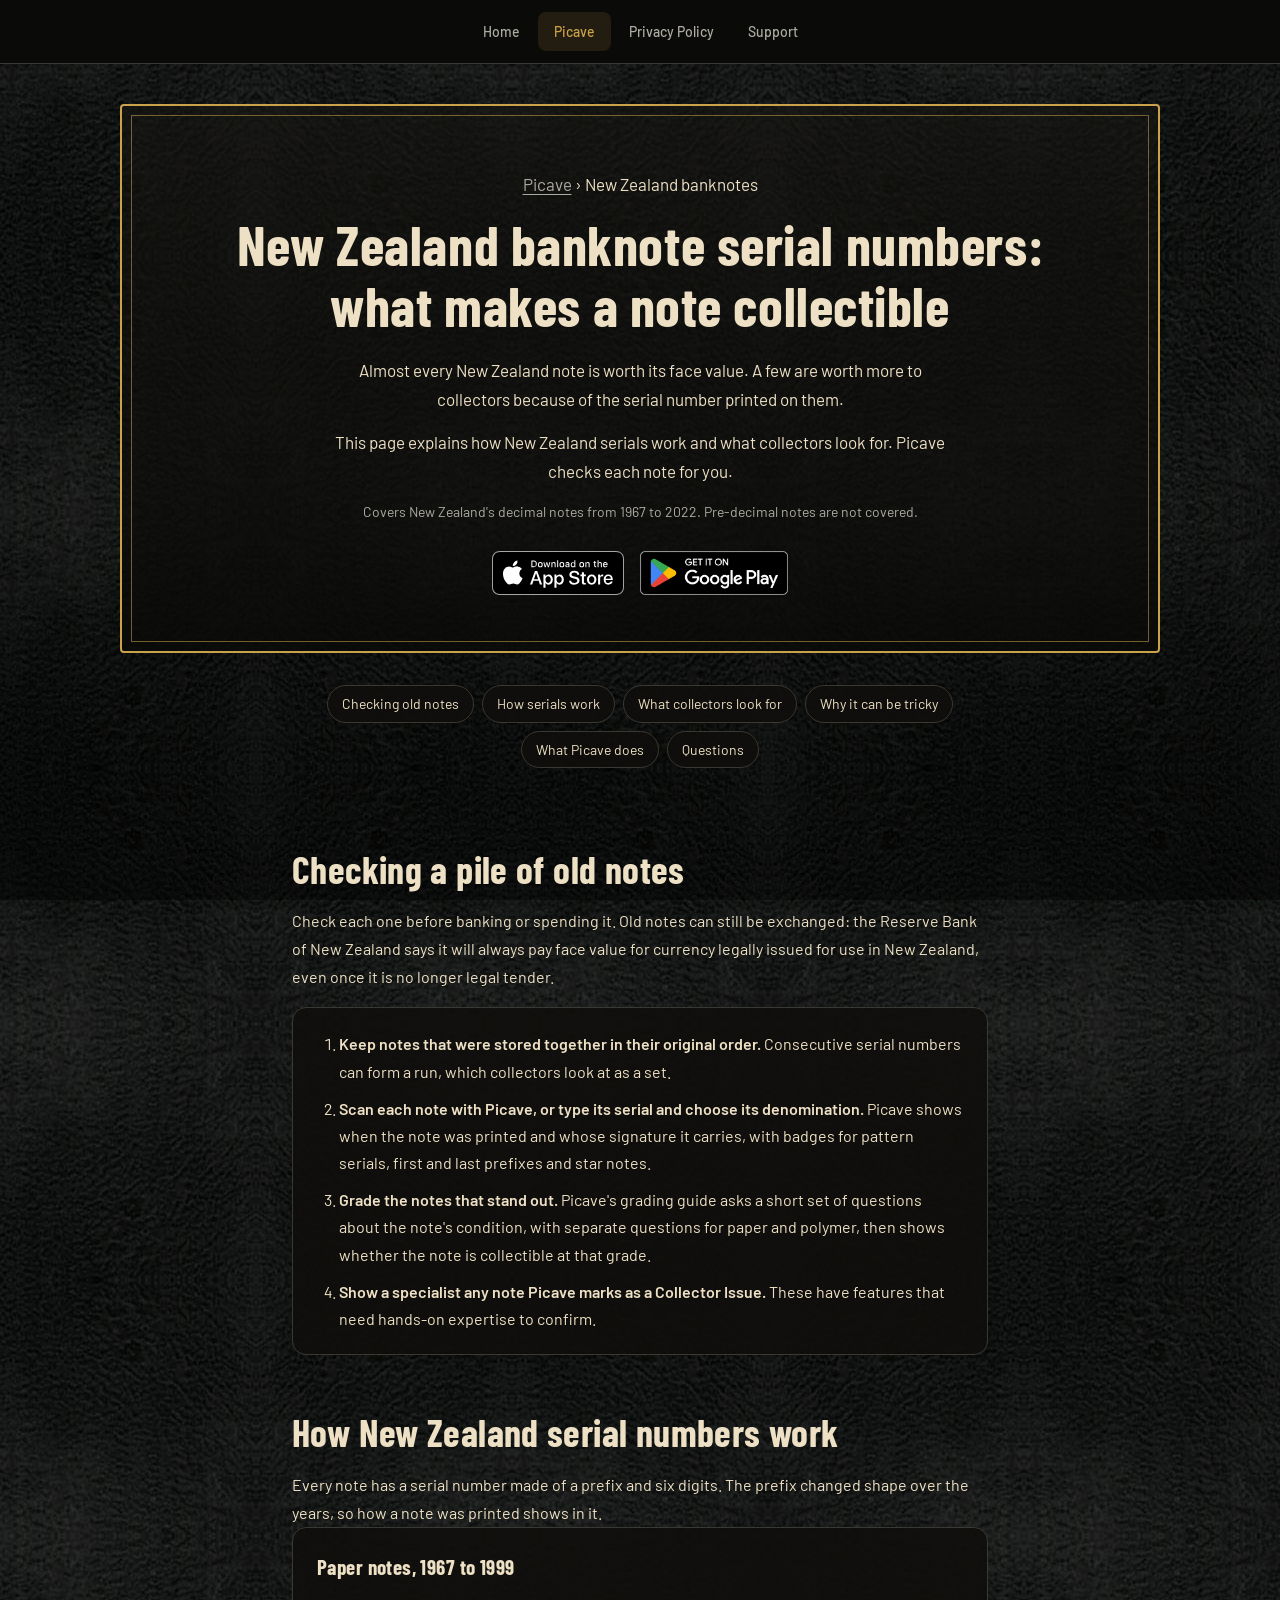
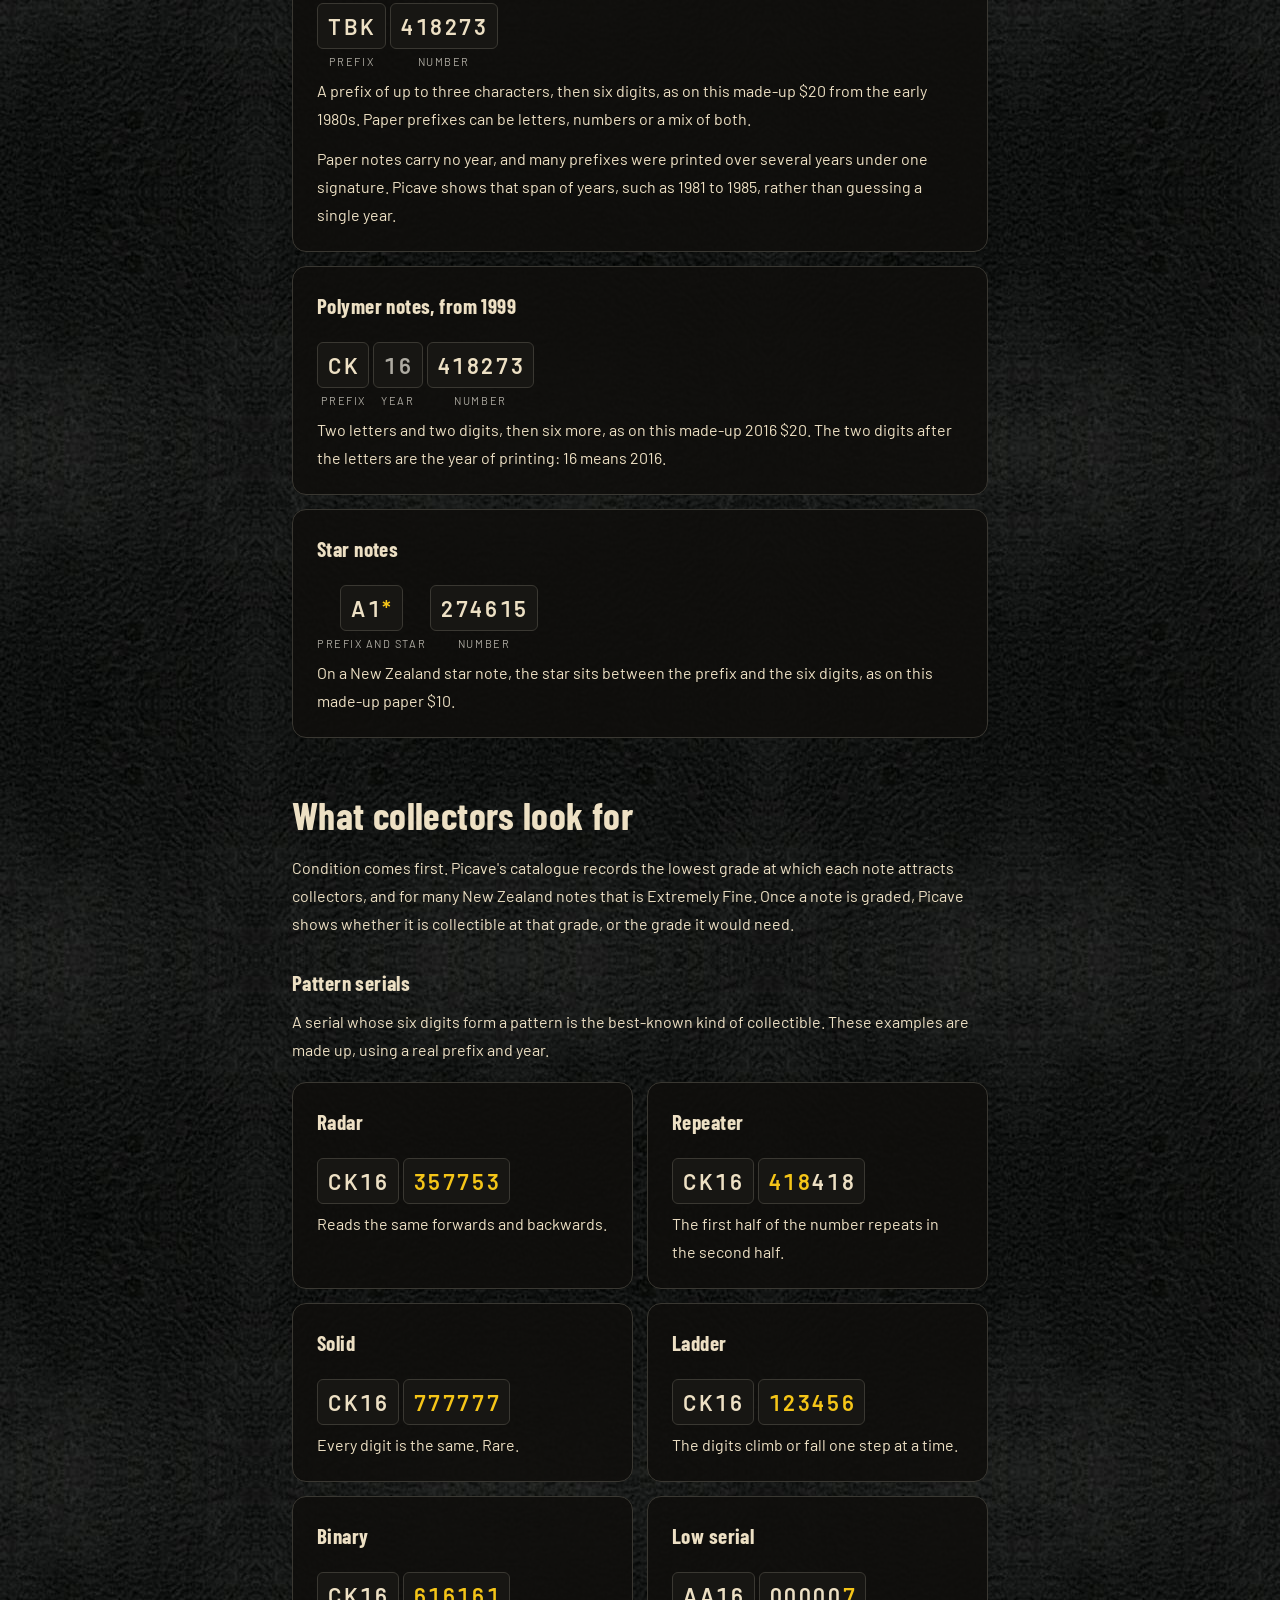
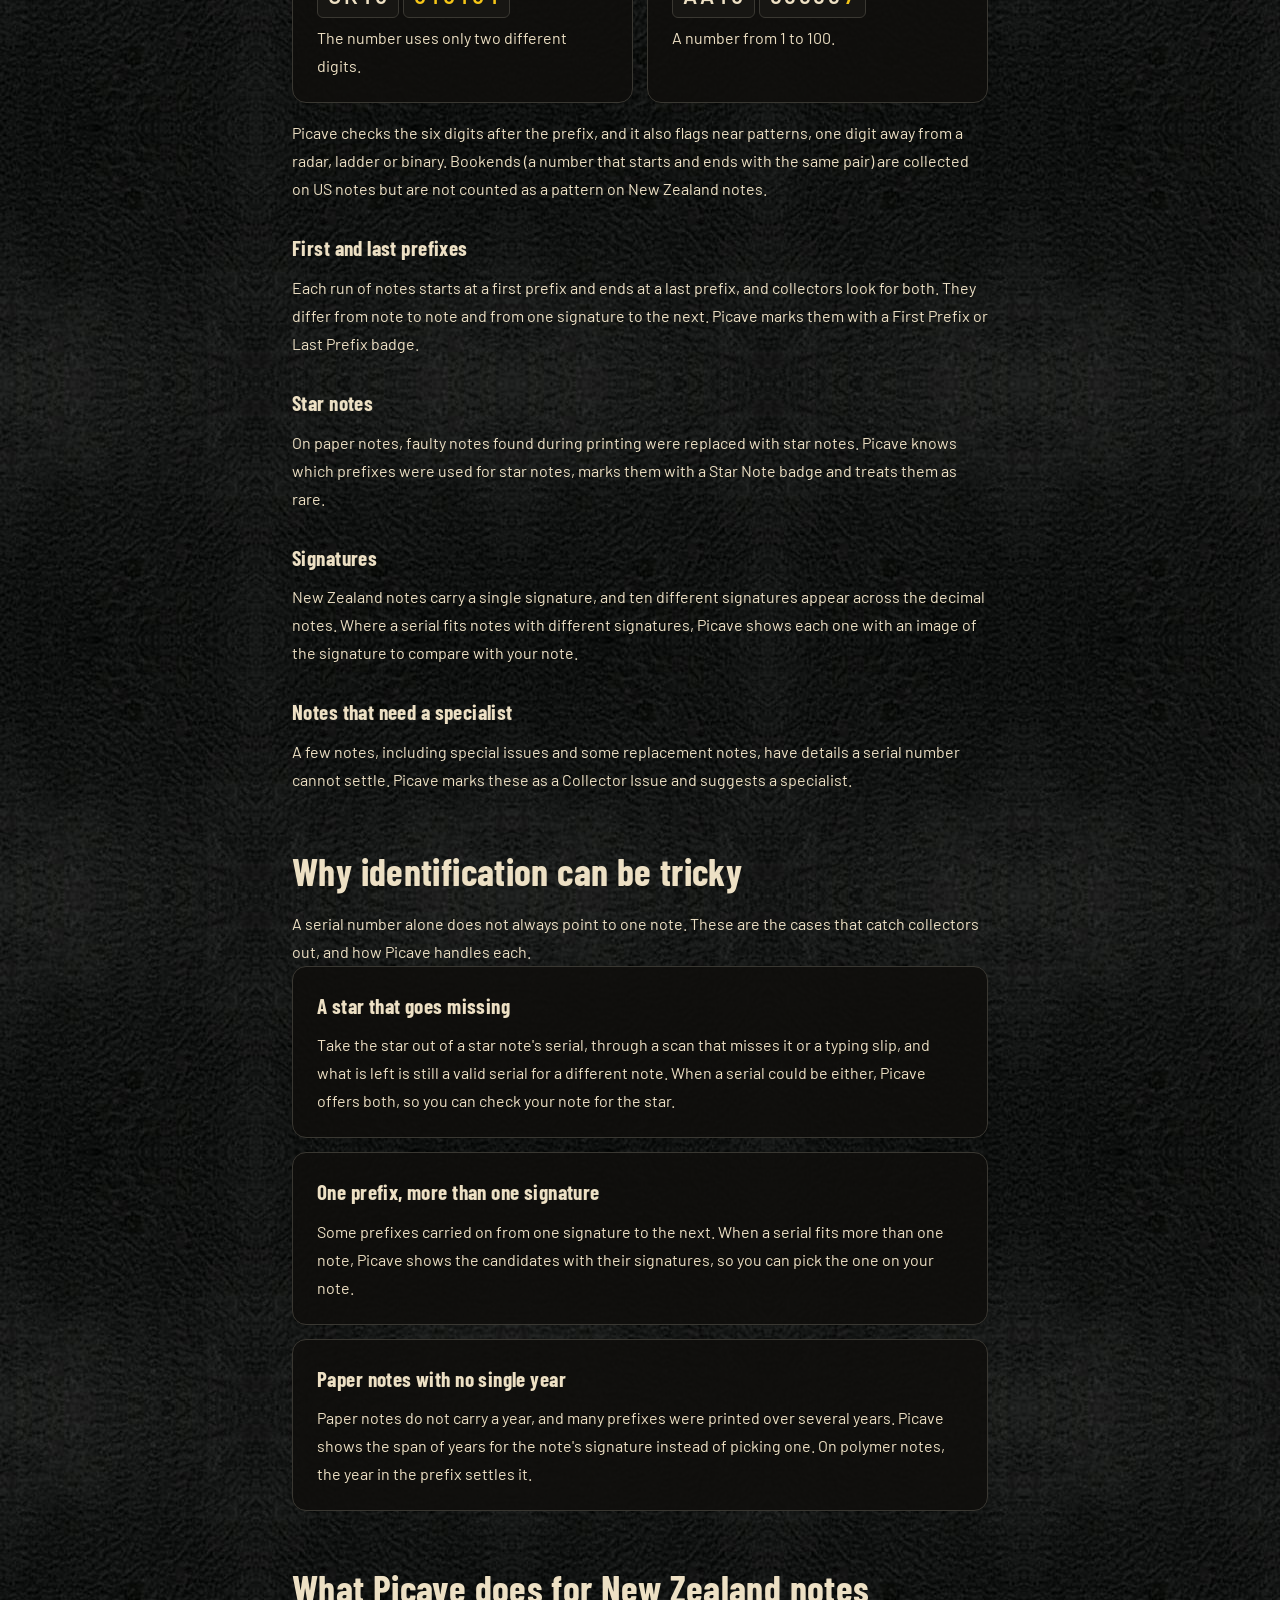
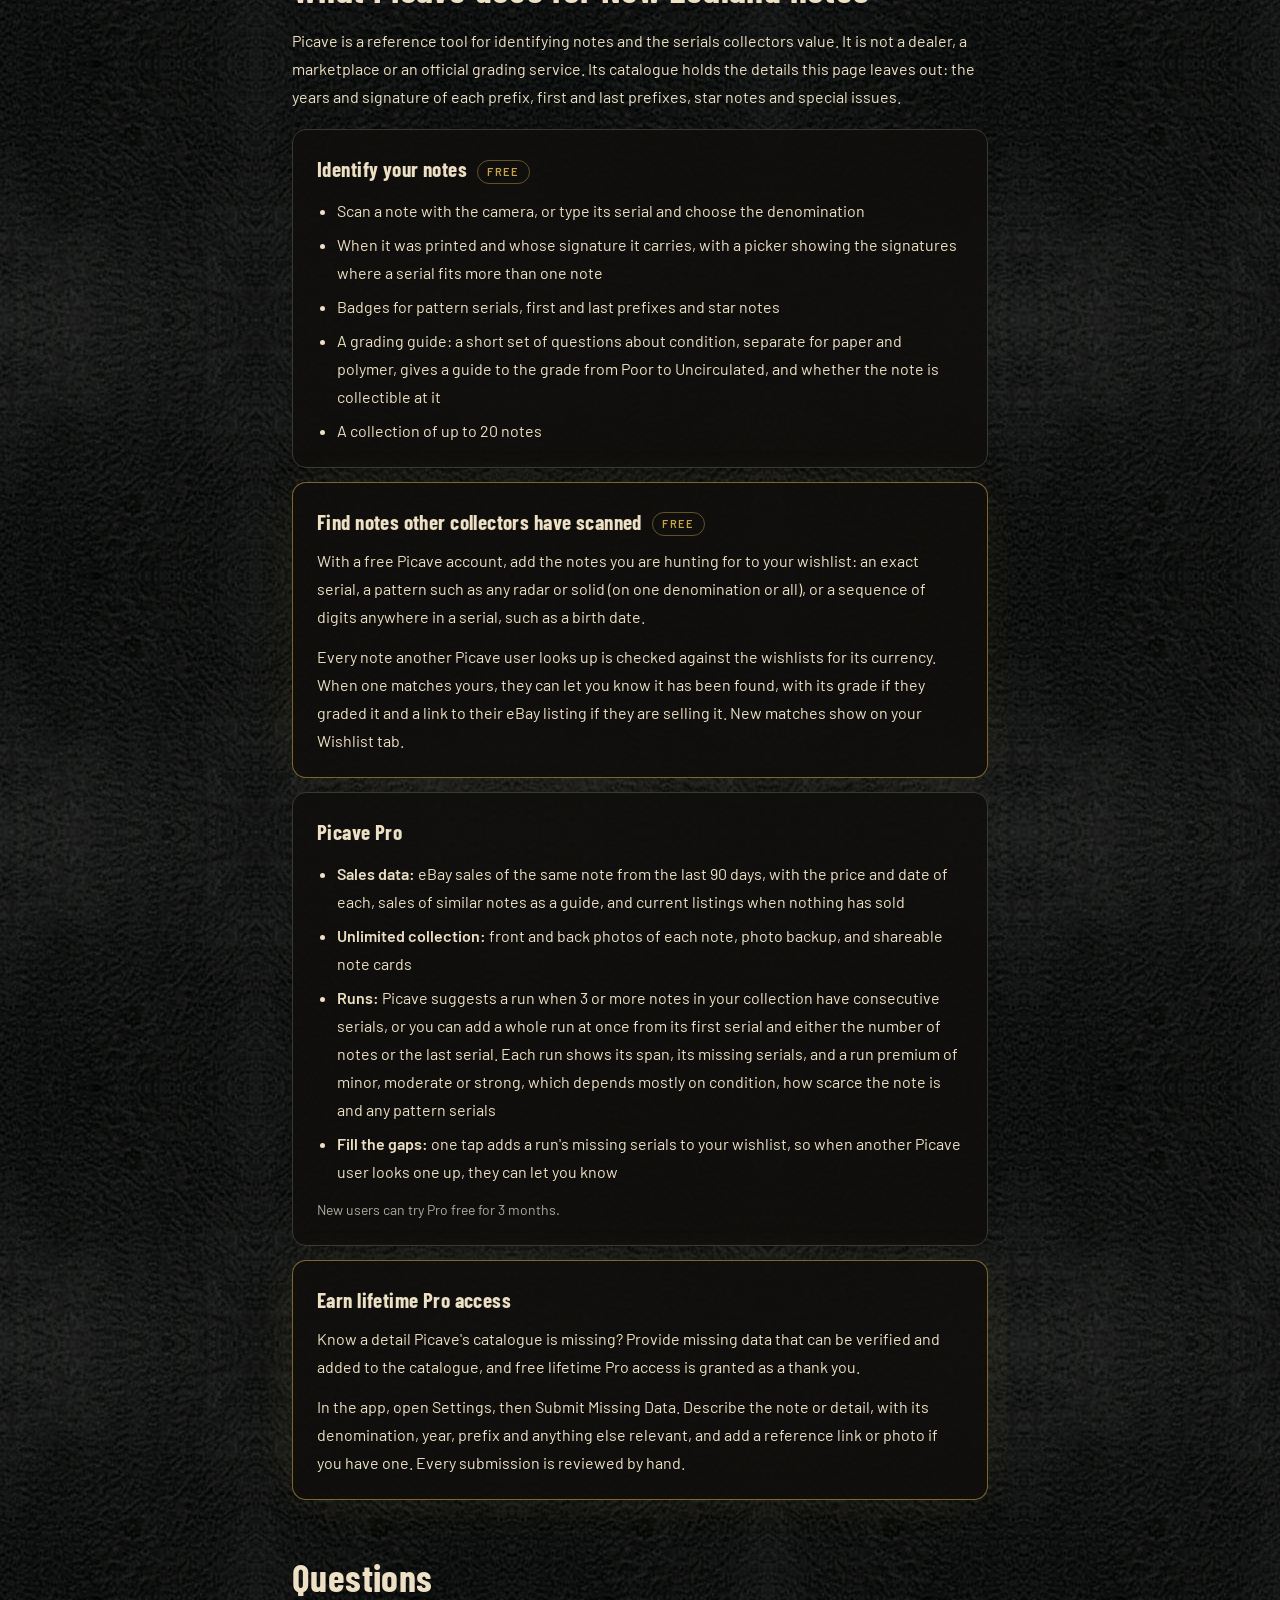
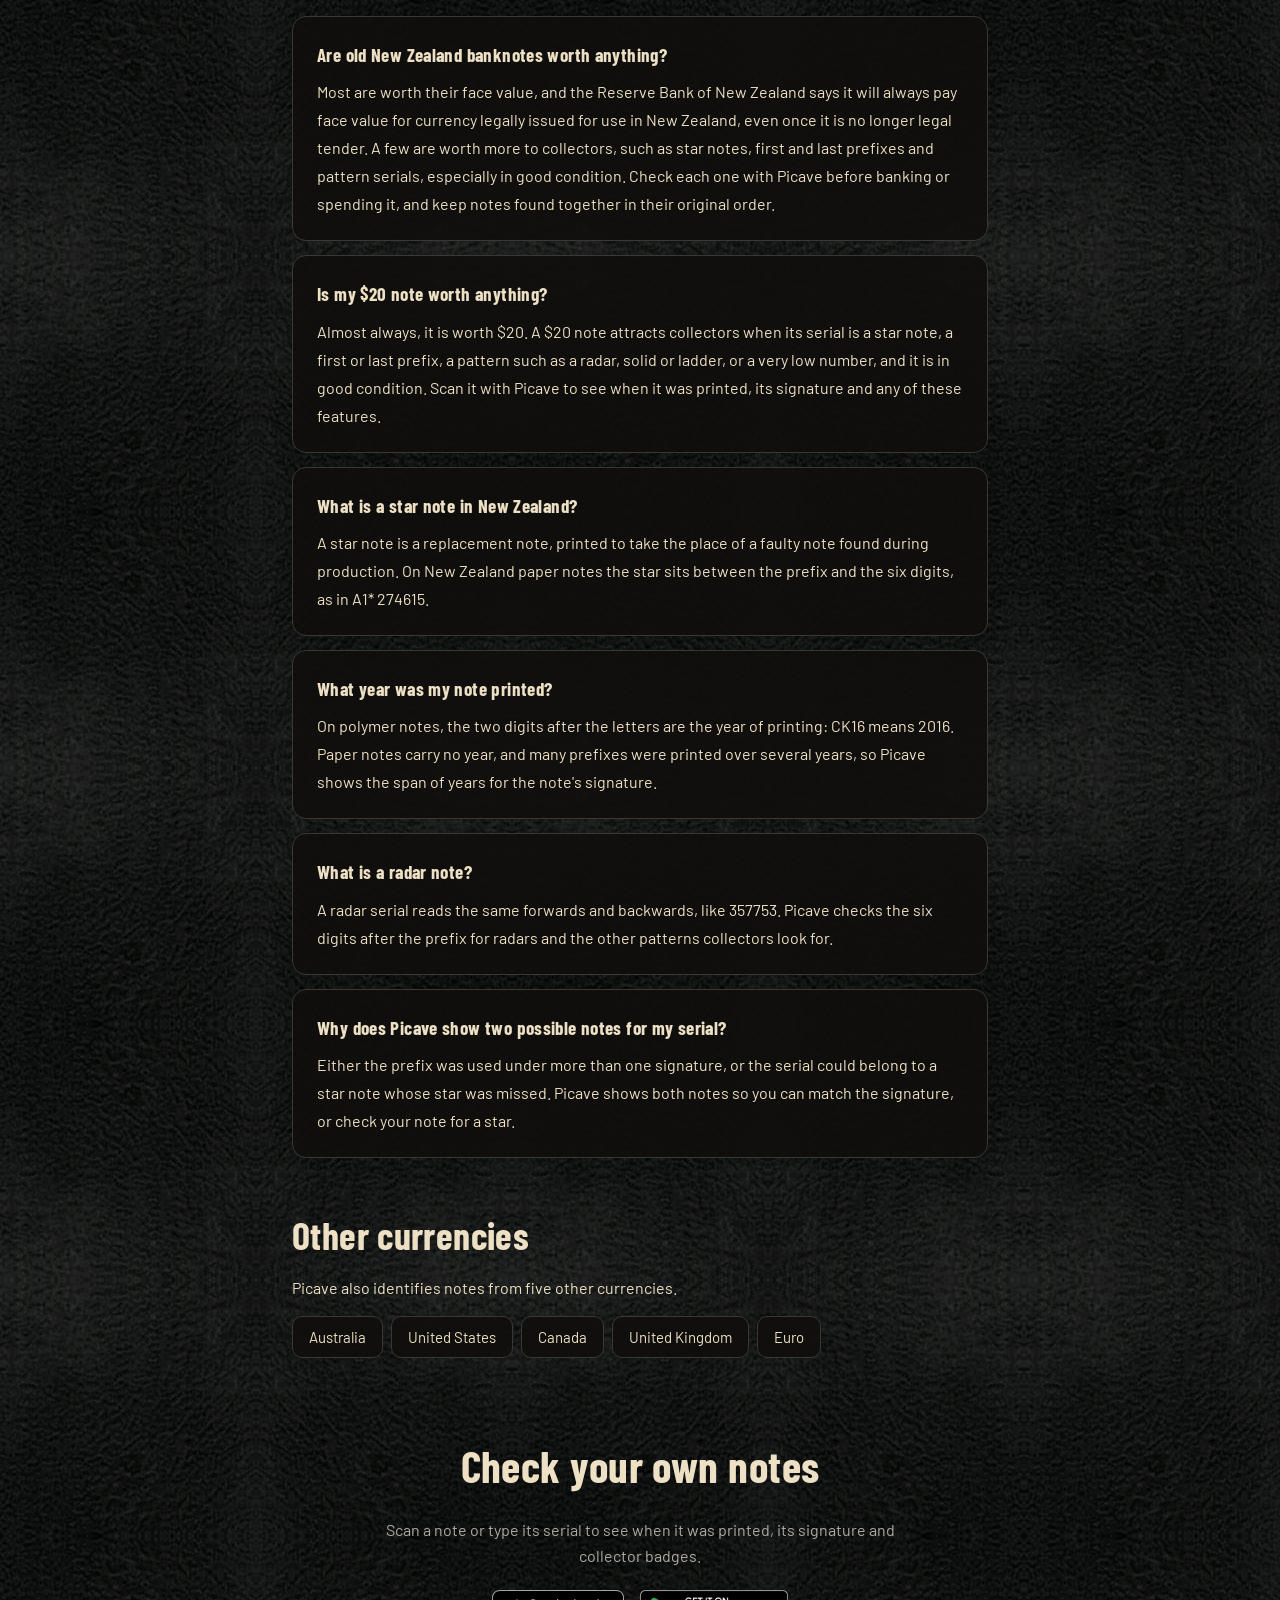
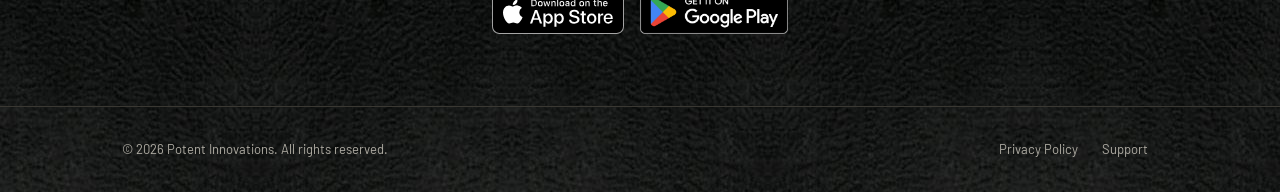
<file: new-zealand-banknotes.html>
<!DOCTYPE html>
<html lang="en-AU">
<head>
  <meta charset="UTF-8" />
  <meta name="viewport" content="width=device-width, initial-scale=1.0" />
  <title>New Zealand Banknote Serial Numbers Explained | Picave</title>
  <meta name="description" content="How New Zealand banknote serial numbers work, from 1967 paper notes to today&#x27;s polymer, what collectors look for, and how to check your notes with Picave." />
  <link rel="canonical" href="https://potentinnovations.com/new-zealand-banknotes" />
  <link rel="icon" type="image/png" href="favicon.png" />
  <link rel="stylesheet" href="styles.css?v=2026-09-20d" />
  <link rel="stylesheet" href="country.css?v=2026-10-24b" />
  <script type="application/ld+json">
{
  "@context": "https://schema.org",
  "@type": "FAQPage",
  "mainEntity": [
    {
      "@type": "Question",
      "name": "Are old New Zealand banknotes worth anything?",
      "acceptedAnswer": {
        "@type": "Answer",
        "text": "Most are worth their face value, and the Reserve Bank of New Zealand says it will always pay face value for currency legally issued for use in New Zealand, even once it is no longer legal tender. A few are worth more to collectors, such as star notes, first and last prefixes and pattern serials, especially in good condition. Check each one with Picave before banking or spending it, and keep notes found together in their original order."
      }
    },
    {
      "@type": "Question",
      "name": "Is my $20 note worth anything?",
      "acceptedAnswer": {
        "@type": "Answer",
        "text": "Almost always, it is worth $20. A $20 note attracts collectors when its serial is a star note, a first or last prefix, a pattern such as a radar, solid or ladder, or a very low number, and it is in good condition. Scan it with Picave to see when it was printed, its signature and any of these features."
      }
    },
    {
      "@type": "Question",
      "name": "What is a star note in New Zealand?",
      "acceptedAnswer": {
        "@type": "Answer",
        "text": "A star note is a replacement note, printed to take the place of a faulty note found during production. On New Zealand paper notes the star sits between the prefix and the six digits, as in A1* 274615."
      }
    },
    {
      "@type": "Question",
      "name": "What year was my note printed?",
      "acceptedAnswer": {
        "@type": "Answer",
        "text": "On polymer notes, the two digits after the letters are the year of printing: CK16 means 2016. Paper notes carry no year, and many prefixes were printed over several years, so Picave shows the span of years for the note's signature."
      }
    },
    {
      "@type": "Question",
      "name": "What is a radar note?",
      "acceptedAnswer": {
        "@type": "Answer",
        "text": "A radar serial reads the same forwards and backwards, like 357753. Picave checks the six digits after the prefix for radars and the other patterns collectors look for."
      }
    },
    {
      "@type": "Question",
      "name": "Why does Picave show two possible notes for my serial?",
      "acceptedAnswer": {
        "@type": "Answer",
        "text": "Either the prefix was used under more than one signature, or the serial could belong to a star note whose star was missed. Picave shows both notes so you can match the signature, or check your note for a star."
      }
    }
  ]
}
  </script>
</head>
<body class="country-nz">

  <nav>
    <div class="nav-tabs">
      <a href="index.html">Home</a>
      <a href="picave.html" class="active">Picave</a>
      <a href="privacy.html">Privacy Policy</a>
      <a href="support.html">Support</a>
    </div>
  </nav>

  <header class="c-hero">
    <p class="c-crumb"><a href="picave.html">Picave</a> &rsaquo; New Zealand banknotes</p>
    <h1>New Zealand banknote serial numbers: what makes a note collectible</h1>
    <p>Almost every New Zealand note is worth its face value. A few are worth more to collectors because of the serial number printed on them.</p>
    <p>This page explains how New Zealand serials work and what collectors look for. Picave checks each note for you.</p>
    <p class="c-scope">Covers New Zealand's decimal notes from 1967 to 2022. Pre-decimal notes are not covered.</p>
    <div class="cta-group">
      <a href="https://apps.apple.com/app/id6760957578"><img class="store-badge" src="Download_on_the_App_Store_Badge_US-UK_RGB_blk_092917.svg" alt="Download on the App Store" /></a>
      <a href="https://play.google.com/store/apps/details?id=com.potentinnovations.picave"><img class="store-badge" src="GetItOnGooglePlay_Badge_Web_color_English.png" alt="Get it on Google Play" /></a>
    </div>
  </header>

  <div class="c-toc" aria-label="On this page">
    <a href="#found">Checking old notes</a>
    <a href="#serials">How serials work</a>
    <a href="#collectible">What collectors look for</a>
    <a href="#tricky">Why it can be tricky</a>
    <a href="#picave">What Picave does</a>
    <a href="#faq">Questions</a>
  </div>

  <main class="c-article">

    <section class="c-section" id="found">
      <h2>Checking a pile of old notes</h2>
      <p>Check each one before banking or spending it. Old notes can still be exchanged: the Reserve Bank of New Zealand says it will always pay face value for currency legally issued for use in New Zealand, even once it is no longer legal tender.</p>
      <div class="c-card" style="margin-top:16px">
        <ol class="c-steps">
          <li><strong>Keep notes that were stored together in their original order.</strong> Consecutive serial numbers can form a run, which collectors look at as a set.</li>
          <li><strong>Scan each note with Picave, or type its serial and choose its denomination.</strong> Picave shows when the note was printed and whose signature it carries, with badges for pattern serials, first and last prefixes and star notes.</li>
          <li><strong>Grade the notes that stand out.</strong> Picave's grading guide asks a short set of questions about the note's condition, with separate questions for paper and polymer, then shows whether the note is collectible at that grade.</li>
          <li><strong>Show a specialist any note Picave marks as a Collector Issue.</strong> These have features that need hands-on expertise to confirm.</li>
        </ol>
      </div>
    </section>

    <section class="c-section" id="serials">
      <h2>How New Zealand serial numbers work</h2>
      <p>Every note has a serial number made of a prefix and six digits. The prefix changed shape over the years, so how a note was printed shows in it.</p>

      <div class="c-card">
        <h3>Paper notes, 1967 to 1999</h3>
        <div class="serial" aria-label="Example serial TBK 418273">
          <span><b>TBK</b><small>Prefix</small></span>
          <span><b>418273</b><small>Number</small></span>
        </div>
        <p>A prefix of up to three characters, then six digits, as on this made-up $20 from the early 1980s. Paper prefixes can be letters, numbers or a mix of both.</p>
        <p>Paper notes carry no year, and many prefixes were printed over several years under one signature. Picave shows that span of years, such as 1981 to 1985, rather than guessing a single year.</p>
      </div>

      <div class="c-card">
        <h3>Polymer notes, from 1999</h3>
        <div class="serial" aria-label="Example serial CK16 418273">
          <span><b>CK</b><small>Prefix</small></span>
          <span class="yr"><b>16</b><small>Year</small></span>
          <span><b>418273</b><small>Number</small></span>
        </div>
        <p>Two letters and two digits, then six more, as on this made-up 2016 $20. The two digits after the letters are the year of printing: 16 means 2016.</p>
      </div>

      <div class="c-card">
        <h3>Star notes</h3>
        <div class="serial" aria-label="Example star note serial A1 star 274615">
          <span><b>A1<mark>*</mark></b><small>Prefix and star</small></span>
          <span><b>274615</b><small>Number</small></span>
        </div>
        <p>On a New Zealand star note, the star sits between the prefix and the six digits, as on this made-up paper $10.</p>
      </div>
    </section>

    <section class="c-section" id="collectible">
      <h2>What collectors look for</h2>
      <p>Condition comes first. Picave's catalogue records the lowest grade at which each note attracts collectors, and for many New Zealand notes that is Extremely Fine. Once a note is graded, Picave shows whether it is collectible at that grade, or the grade it would need.</p>

      <h3>Pattern serials</h3>
      <p>A serial whose six digits form a pattern is the best-known kind of collectible. These examples are made up, using a real prefix and year.</p>
      <div class="c-grid">
        <div class="c-card">
          <h3>Radar</h3>
          <div class="serial" aria-label="Example radar serial CK16 357753">
          <span><b>CK16</b></span>
          <span><b><mark>357753</mark></b></span>
        </div>
          <p>Reads the same forwards and backwards.</p>
        </div>
        <div class="c-card">
          <h3>Repeater</h3>
          <div class="serial" aria-label="Example repeater serial CK16 418418">
          <span><b>CK16</b></span>
          <span><b><mark>418</mark>418</b></span>
        </div>
          <p>The first half of the number repeats in the second half.</p>
        </div>
        <div class="c-card">
          <h3>Solid</h3>
          <div class="serial" aria-label="Example solid serial CK16 777777">
          <span><b>CK16</b></span>
          <span><b><mark>777777</mark></b></span>
        </div>
          <p>Every digit is the same. Rare.</p>
        </div>
        <div class="c-card">
          <h3>Ladder</h3>
          <div class="serial" aria-label="Example ladder serial CK16 123456">
          <span><b>CK16</b></span>
          <span><b><mark>123456</mark></b></span>
        </div>
          <p>The digits climb or fall one step at a time.</p>
        </div>
        <div class="c-card">
          <h3>Binary</h3>
          <div class="serial" aria-label="Example binary serial CK16 616161">
          <span><b>CK16</b></span>
          <span><b><mark>616161</mark></b></span>
        </div>
          <p>The number uses only two different digits.</p>
        </div>
        <div class="c-card">
          <h3>Low serial</h3>
          <div class="serial" aria-label="Example low serial AA16 000007">
          <span><b>AA16</b></span>
          <span><b>00000<mark>7</mark></b></span>
        </div>
          <p>A number from 1 to 100.</p>
        </div>
      </div>
      <p style="margin-top:16px">Picave checks the six digits after the prefix, and it also flags near patterns, one digit away from a radar, ladder or binary. Bookends (a number that starts and ends with the same pair) are collected on US notes but are not counted as a pattern on New Zealand notes.</p>

      <h3>First and last prefixes</h3>
      <p>Each run of notes starts at a first prefix and ends at a last prefix, and collectors look for both. They differ from note to note and from one signature to the next. Picave marks them with a First Prefix or Last Prefix badge.</p>

      <h3>Star notes</h3>
      <p>On paper notes, faulty notes found during printing were replaced with star notes. Picave knows which prefixes were used for star notes, marks them with a Star Note badge and treats them as rare.</p>

      <h3>Signatures</h3>
      <p>New Zealand notes carry a single signature, and ten different signatures appear across the decimal notes. Where a serial fits notes with different signatures, Picave shows each one with an image of the signature to compare with your note.</p>

      <h3>Notes that need a specialist</h3>
      <p>A few notes, including special issues and some replacement notes, have details a serial number cannot settle. Picave marks these as a Collector Issue and suggests a specialist.</p>
    </section>

    <section class="c-section" id="tricky">
      <h2>Why identification can be tricky</h2>
      <p>A serial number alone does not always point to one note. These are the cases that catch collectors out, and how Picave handles each.</p>
      <div class="c-card">
        <h3>A star that goes missing</h3>
        <p>Take the star out of a star note's serial, through a scan that misses it or a typing slip, and what is left is still a valid serial for a different note. When a serial could be either, Picave offers both, so you can check your note for the star.</p>
      </div>

      <div class="c-card">
        <h3>One prefix, more than one signature</h3>
        <p>Some prefixes carried on from one signature to the next. When a serial fits more than one note, Picave shows the candidates with their signatures, so you can pick the one on your note.</p>
      </div>

      <div class="c-card">
        <h3>Paper notes with no single year</h3>
        <p>Paper notes do not carry a year, and many prefixes were printed over several years. Picave shows the span of years for the note's signature instead of picking one. On polymer notes, the year in the prefix settles it.</p>
      </div>
    </section>

    <section class="c-section" id="picave">
      <h2>What Picave does for New Zealand notes</h2>
      <p>Picave is a reference tool for identifying notes and the serials collectors value. It is not a dealer, a marketplace or an official grading service. Its catalogue holds the details this page leaves out: the years and signature of each prefix, first and last prefixes, star notes and special issues.</p>

      <div class="c-card" style="margin-top:18px">
        <h3>Identify your notes <span class="c-tag">Free</span></h3>
        <ul>
          <li>Scan a note with the camera, or type its serial and choose the denomination</li>
          <li>When it was printed and whose signature it carries, with a picker showing the signatures where a serial fits more than one note</li>
          <li>Badges for pattern serials, first and last prefixes and star notes</li>
          <li>A grading guide: a short set of questions about condition, separate for paper and polymer, gives a guide to the grade from Poor to Uncirculated, and whether the note is collectible at it</li>
          <li>A collection of up to 20 notes</li>
        </ul>
      </div>

      <div class="c-card c-feature">
        <h3>Find notes other collectors have scanned <span class="c-tag">Free</span></h3>
        <p>With a free Picave account, add the notes you are hunting for to your wishlist: an exact serial, a pattern such as any radar or solid (on one denomination or all), or a sequence of digits anywhere in a serial, such as a birth date.</p>
        <p>Every note another Picave user looks up is checked against the wishlists for its currency. When one matches yours, they can let you know it has been found, with its grade if they graded it and a link to their eBay listing if they are selling it. New matches show on your Wishlist tab.</p>
      </div>

      <div class="c-card">
        <h3>Picave Pro</h3>
        <ul>
          <li><strong>Sales data:</strong> eBay sales of the same note from the last 90 days, with the price and date of each, sales of similar notes as a guide, and current listings when nothing has sold</li>
          <li><strong>Unlimited collection:</strong> front and back photos of each note, photo backup, and shareable note cards</li>
          <li><strong>Runs:</strong> Picave suggests a run when 3 or more notes in your collection have consecutive serials, or you can add a whole run at once from its first serial and either the number of notes or the last serial. Each run shows its span, its missing serials, and a run premium of minor, moderate or strong, which depends mostly on condition, how scarce the note is and any pattern serials</li>
          <li><strong>Fill the gaps:</strong> one tap adds a run's missing serials to your wishlist, so when another Picave user looks one up, they can let you know</li>
        </ul>
        <p class="c-note" style="margin-top:12px">New users can try Pro free for 3 months.</p>
      </div>

      <div class="c-card c-feature">
        <h3>Earn lifetime Pro access</h3>
        <p>Know a detail Picave's catalogue is missing? Provide missing data that can be verified and added to the catalogue, and free lifetime Pro access is granted as a thank you.</p>
        <p>In the app, open Settings, then Submit Missing Data. Describe the note or detail, with its denomination, year, prefix and anything else relevant, and add a reference link or photo if you have one. Every submission is reviewed by hand.</p>
      </div>
    </section>

    <section class="c-section c-faq" id="faq">
      <h2>Questions</h2>
      <div class="c-card">
        <h3>Are old New Zealand banknotes worth anything?</h3>
        <p>Most are worth their face value, and the Reserve Bank of New Zealand says it will always pay face value for currency legally issued for use in New Zealand, even once it is no longer legal tender. A few are worth more to collectors, such as star notes, first and last prefixes and pattern serials, especially in good condition. Check each one with Picave before banking or spending it, and keep notes found together in their original order.</p>
      </div>
      <div class="c-card">
        <h3>Is my $20 note worth anything?</h3>
        <p>Almost always, it is worth $20. A $20 note attracts collectors when its serial is a star note, a first or last prefix, a pattern such as a radar, solid or ladder, or a very low number, and it is in good condition. Scan it with Picave to see when it was printed, its signature and any of these features.</p>
      </div>
      <div class="c-card">
        <h3>What is a star note in New Zealand?</h3>
        <p>A star note is a replacement note, printed to take the place of a faulty note found during production. On New Zealand paper notes the star sits between the prefix and the six digits, as in A1* 274615.</p>
      </div>
      <div class="c-card">
        <h3>What year was my note printed?</h3>
        <p>On polymer notes, the two digits after the letters are the year of printing: CK16 means 2016. Paper notes carry no year, and many prefixes were printed over several years, so Picave shows the span of years for the note's signature.</p>
      </div>
      <div class="c-card">
        <h3>What is a radar note?</h3>
        <p>A radar serial reads the same forwards and backwards, like 357753. Picave checks the six digits after the prefix for radars and the other patterns collectors look for.</p>
      </div>
      <div class="c-card">
        <h3>Why does Picave show two possible notes for my serial?</h3>
        <p>Either the prefix was used under more than one signature, or the serial could belong to a star note whose star was missed. Picave shows both notes so you can match the signature, or check your note for a star.</p>
      </div>
    </section>

    <section class="c-section" id="other">
      <h2>Other currencies</h2>
      <p>Picave also identifies notes from five other currencies.</p>
      <div class="c-others">
        <a href="australian-banknotes.html">Australia</a>
        <a href="us-banknotes.html">United States</a>
        <a href="canadian-banknotes.html">Canada</a>
        <a href="uk-banknotes.html">United Kingdom</a>
        <a href="euro-banknotes.html">Euro</a>
      </div>
    </section>

  </main>

  <section class="c-cta">
    <h2 class="section-title">Check your own notes</h2>
    <p>Scan a note or type its serial to see when it was printed, its signature and collector badges.</p>
    <div class="cta-group">
      <a href="https://apps.apple.com/app/id6760957578"><img class="store-badge" src="Download_on_the_App_Store_Badge_US-UK_RGB_blk_092917.svg" alt="Download on the App Store" /></a>
      <a href="https://play.google.com/store/apps/details?id=com.potentinnovations.picave"><img class="store-badge" src="GetItOnGooglePlay_Badge_Web_color_English.png" alt="Get it on Google Play" /></a>
    </div>
  </section>

  <div class="footer-wrap">
    <footer>
      <p>&copy; 2026 Potent Innovations. All rights reserved.</p>
      <div class="footer-nav">
        <a href="privacy.html">Privacy Policy</a>
        <a href="support.html">Support</a>
      </div>
    </footer>
  </div>

  <!-- Cloudflare Web Analytics --><script type='module' src='https://static.cloudflareinsights.com/beacon.min.js' data-cf-beacon='{"token": "f02f73106be443189c453249bf80784f"}'></script><!-- End Cloudflare Web Analytics -->
</body>
</html>
</file>
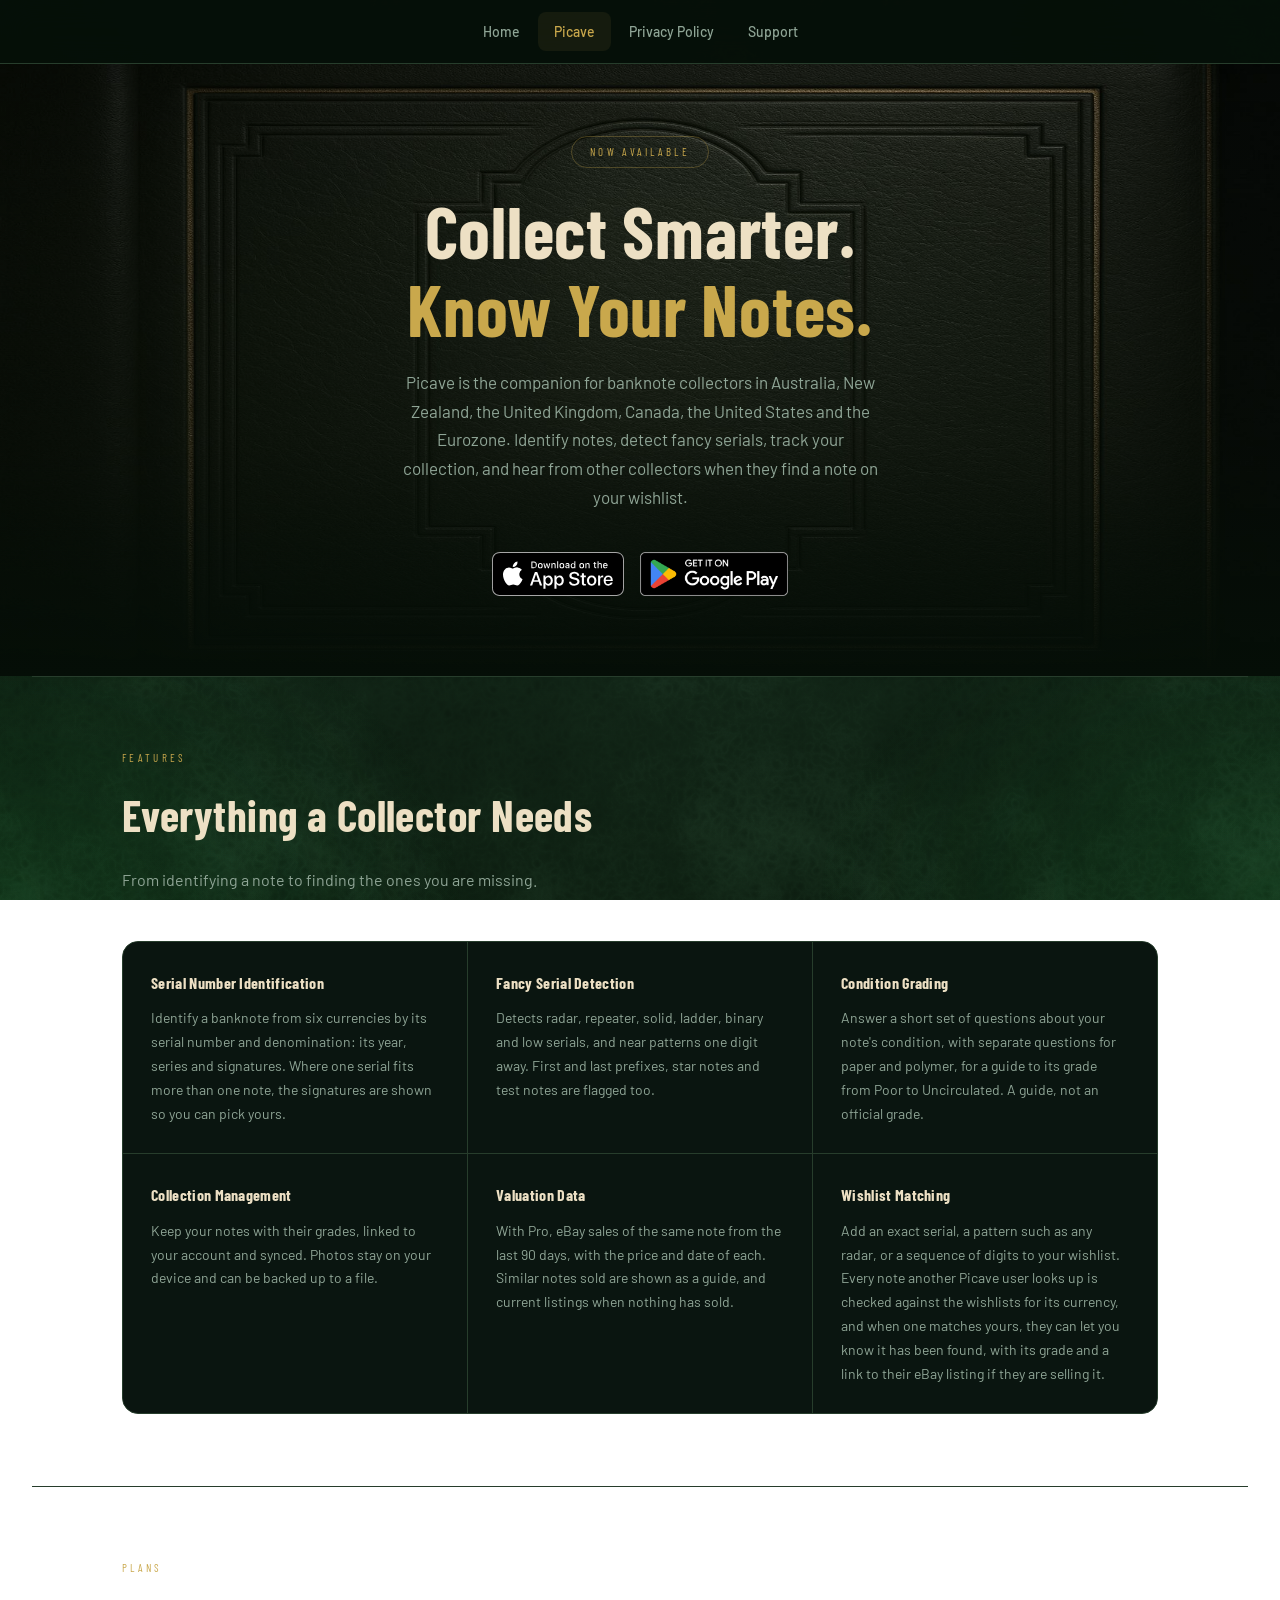
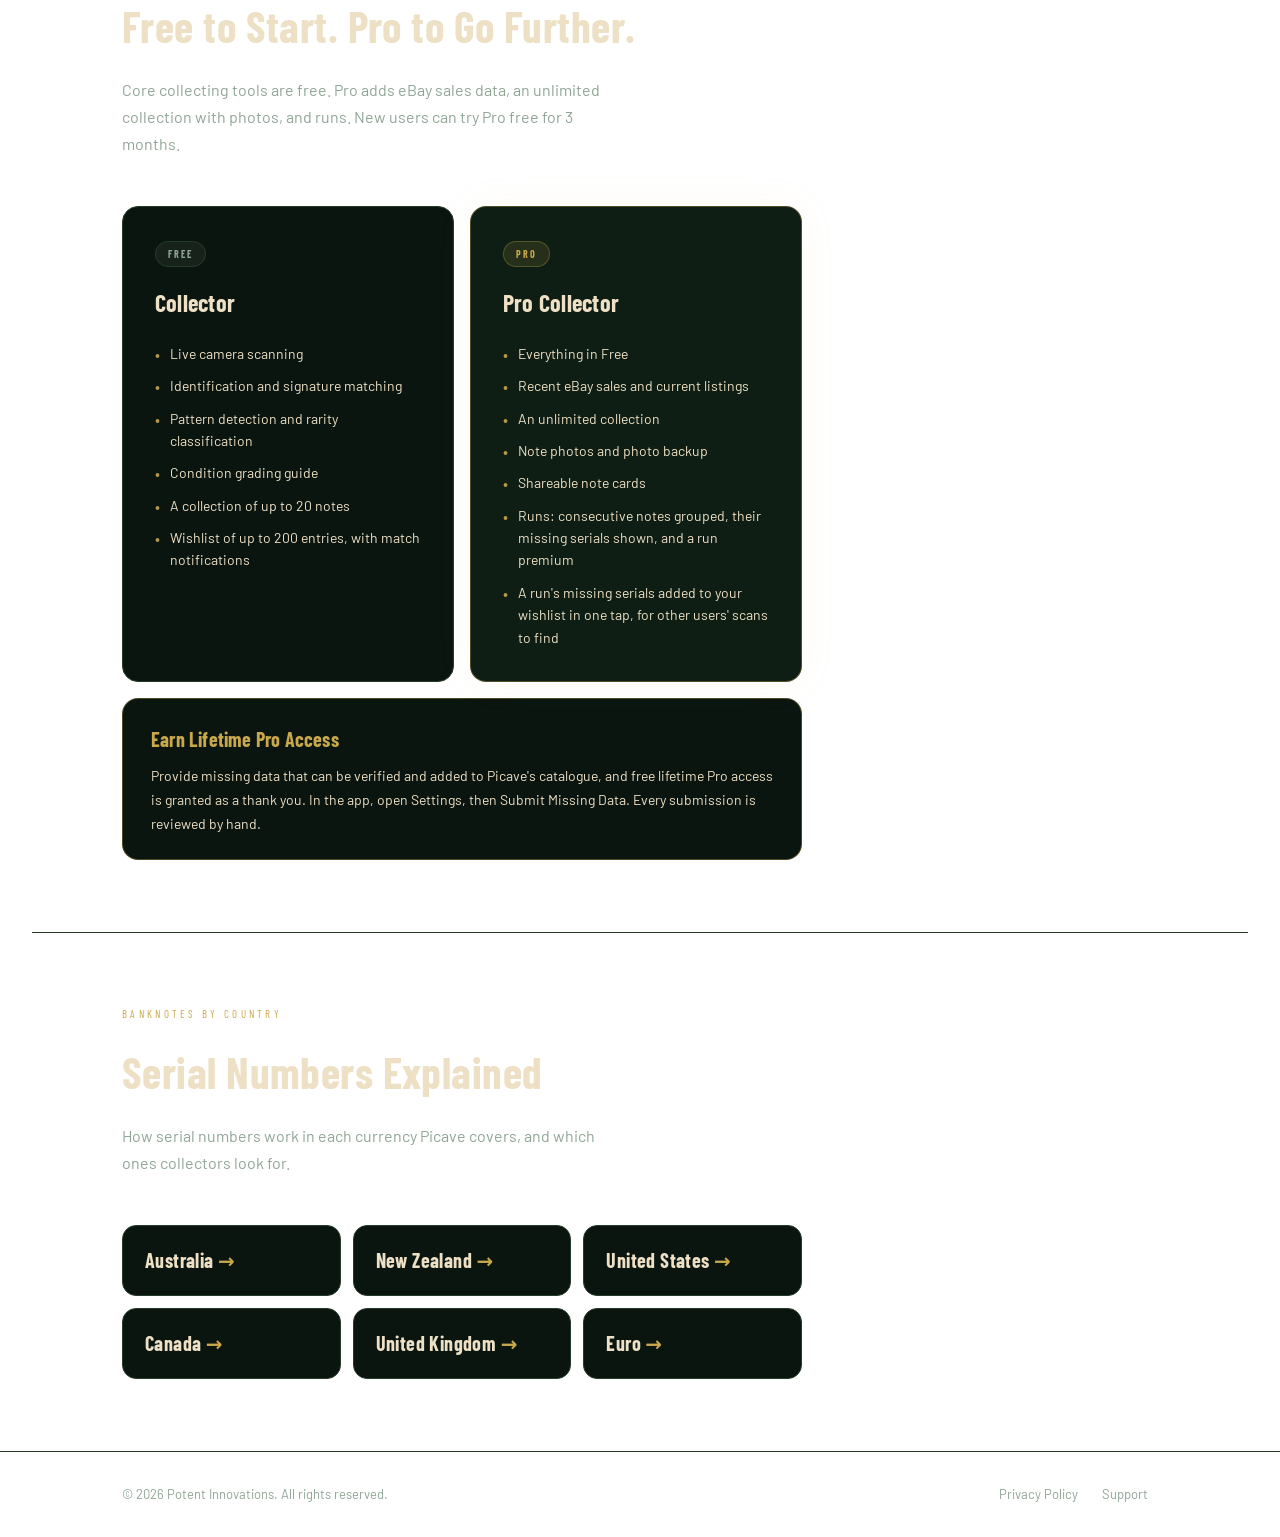
<file: picave.html>
<!DOCTYPE html>
<html lang="en">
<head>
  <meta charset="UTF-8" />
  <meta name="viewport" content="width=device-width, initial-scale=1.0" />
  <title>Picave - Potent Innovations</title>
  <link rel="icon" type="image/png" href="favicon.png" />
  <link rel="stylesheet" href="styles.css?v=2026-09-20d" />
  <style>
    /* The embossed leather panel, in the spirit of the app's own background.
       The gradient over it darkens the image towards the foot so the hero
       settles into the page colour instead of ending on a hard edge, and it
       keeps the text well clear of the gold tooling at the panel's edge. */
    .hero {
      position: relative;
      z-index: 1;
      display: flex;
      flex-direction: column;
      align-items: center;
      text-align: center;
      padding: 72px 24px 80px;
      background:
        linear-gradient(180deg, rgba(5,14,7,0.28) 0%, rgba(5,14,7,0.5) 62%, var(--bg) 100%),
        url('hero-panel.jpg') center / 100% 100% no-repeat;
    }

    .hero-eyebrow {
      display: inline-block;
      font-family: var(--display);
      font-size: 11px;
      font-weight: 400;
      letter-spacing: 0.3em;
      text-transform: uppercase;
      color: var(--gold);
      border: 1px solid rgba(201,168,76,0.3);
      padding: 6px 18px;
      border-radius: 100px;
      margin-bottom: 24px;
    }

    .hero h1 {
      font-family: var(--display);
      font-size: clamp(38px, 7.4vw, 72px);
      font-weight: 700;
      line-height: 1.08;
      letter-spacing: 0.01em;
      margin-bottom: 20px;
      max-width: 760px;
      color: var(--text);
    }

    .hero h1 em { font-style: normal; color: var(--gold); }

    .hero p {
      font-size: clamp(15px, 2vw, 17px);
      color: var(--muted);
      max-width: 480px;
      line-height: 1.7;
      margin-bottom: 40px;
    }

    .cta-group { display: flex; gap: 16px; flex-wrap: wrap; justify-content: center; align-items: center; }

    .features-grid {
      display: grid;
      grid-template-columns: repeat(auto-fill, minmax(min(300px, 100%), 1fr));
      gap: 1px;
      background: var(--border);
      border: 1px solid var(--border);
      border-radius: 16px;
      overflow: hidden;
    }

    .feature-card { background: var(--surface); padding: 28px; transition: background 0.2s; }
    .feature-card:hover { background: #12271a; }

    .feature-card h3 {
      font-family: var(--display);
      font-size: 16px;
      font-weight: 700;
      letter-spacing: 0.02em;
      color: var(--text);
      margin-bottom: 10px;
    }

    .feature-card p { font-size: 14px; color: var(--muted); line-height: 1.7; }

    .tiers-grid { display: grid; grid-template-columns: 1fr 1fr; gap: 16px; max-width: 680px; }

    @media (max-width: 560px) {
      .tiers-grid { grid-template-columns: 1fr; }
      .hero { background-size: auto, cover; }
    }

    .tier-card { background: var(--surface); border: 1px solid var(--border); border-radius: 16px; padding: 32px; }

    .tier-card.pro {
      border-color: rgba(201,168,76,0.35);
      background: var(--surface2);
      box-shadow: 0 0 40px rgba(201,168,76,0.06);
    }

    .tier-badge {
      display: inline-block;
      font-family: var(--display);
      font-size: 10px;
      font-weight: 700;
      letter-spacing: 0.2em;
      text-transform: uppercase;
      padding: 4px 12px;
      border-radius: 100px;
      margin-bottom: 16px;
    }

    .tier-card.free .tier-badge { background: rgba(237,224,196,0.06); color: var(--muted); border: 1px solid var(--border); }
    .tier-card.pro .tier-badge { background: rgba(201,168,76,0.12); color: var(--gold); border: 1px solid rgba(201,168,76,0.3); }

    .tier-card h3 { font-family: var(--display); font-size: 24px; font-weight: 700; letter-spacing: 0.01em; margin-bottom: 20px; color: var(--text); }

    .tier-list { list-style: none; display: flex; flex-direction: column; gap: 10px; }
    .tier-list li { display: flex; align-items: flex-start; gap: 10px; font-size: 14px; color: var(--text); line-height: 1.6; }
    .lifetime-card {
      max-width: 680px; margin-top: 16px; padding: 24px 28px; border-radius: 16px;
      background: var(--surface); border: 1px solid rgba(201,168,76,0.35);
    }
    .lifetime-card h3 { font-family: var(--display); font-size: 20px; font-weight: 700; letter-spacing: 0.01em; color: var(--gold); margin-bottom: 8px; }
    .lifetime-card p { font-size: 14px; color: var(--text); line-height: 1.7; }

    .country-grid { display: grid; grid-template-columns: repeat(3, minmax(0, 1fr)); gap: 12px; max-width: 680px; }
    .country-card {
      display: block; background: var(--surface); border: 1px solid var(--border); border-radius: 14px;
      padding: 18px 22px; color: var(--text); text-decoration: none;
      font-family: var(--display); font-size: 20px; font-weight: 700; letter-spacing: 0.02em;
      transition: border-color 0.2s, transform 0.15s;
    }
    .country-card::after { content: ' →'; color: var(--gold); }
    @media (max-width: 560px) {
      .country-grid { grid-template-columns: repeat(2, minmax(0, 1fr)); }
      .country-card { font-size: 17px; padding: 14px 16px; }
    }
    .country-card:hover { border-color: rgba(201,168,76,0.35); transform: translateY(-2px); }

    .tier-list li::before { content: '\2022'; font-size: 16px; line-height: 1; color: rgba(201,168,76,0.9); flex-shrink: 0; margin-top: 3px; }
  </style>
</head>
<body>

  <nav>
    <div class="nav-tabs">
      <a href="index.html">Home</a>
      <a href="picave.html" class="active" aria-current="page">Picave</a>
      <a href="privacy.html">Privacy Policy</a>
      <a href="support.html">Support</a>
    </div>
  </nav>

  <section class="hero">
    <span class="hero-eyebrow">Now Available</span>
    <h1>Collect Smarter.<br /><em>Know Your Notes.</em></h1>
    <p>Picave is the companion for banknote collectors in Australia, New Zealand, the United Kingdom, Canada, the United States and the Eurozone. Identify notes, detect fancy serials, track your collection, and hear from other collectors when they find a note on your wishlist.</p>
    <div class="cta-group">
      <a href="https://apps.apple.com/app/id6760957578"><img class="store-badge" src="Download_on_the_App_Store_Badge_US-UK_RGB_blk_092917.svg" alt="Download on the App Store" /></a>
      <a href="https://play.google.com/store/apps/details?id=com.potentinnovations.picave"><img class="store-badge" src="GetItOnGooglePlay_Badge_Web_color_English.png" alt="Get it on Google Play" /></a>
    </div>
  </section>

  <hr class="divider" />

  <section class="section">
    <p class="section-label">Features</p>
    <h2 class="section-title">Everything a Collector Needs</h2>
    <p class="section-sub">From identifying a note to finding the ones you are missing.</p>

    <div class="features-grid">
      <div class="feature-card">
        <h3>Serial Number Identification</h3>
        <p>Identify a banknote from six currencies by its serial number and denomination: its year, series and signatures. Where one serial fits more than one note, the signatures are shown so you can pick yours.</p>
      </div>
      <div class="feature-card">
        <h3>Fancy Serial Detection</h3>
        <p>Detects radar, repeater, solid, ladder, binary and low serials, and near patterns one digit away. First and last prefixes, star notes and test notes are flagged too.</p>
      </div>
      <div class="feature-card">
        <h3>Condition Grading</h3>
        <p>Answer a short set of questions about your note's condition, with separate questions for paper and polymer, for a guide to its grade from Poor to Uncirculated. A guide, not an official grade.</p>
      </div>
      <div class="feature-card">
        <h3>Collection Management</h3>
        <p>Keep your notes with their grades, linked to your account and synced. Photos stay on your device and can be backed up to a file.</p>
      </div>
      <div class="feature-card">
        <h3>Valuation Data</h3>
        <p>With Pro, eBay sales of the same note from the last 90 days, with the price and date of each. Similar notes sold are shown as a guide, and current listings when nothing has sold.</p>
      </div>
      <div class="feature-card">
        <h3>Wishlist Matching</h3>
        <p>Add an exact serial, a pattern such as any radar, or a sequence of digits to your wishlist. Every note another Picave user looks up is checked against the wishlists for its currency, and when one matches yours, they can let you know it has been found, with its grade and a link to their eBay listing if they are selling it.</p>
      </div>
    </div>
  </section>

  <hr class="divider" />

  <section class="section">
    <p class="section-label">Plans</p>
    <h2 class="section-title">Free to Start. Pro to Go Further.</h2>
    <p class="section-sub">Core collecting tools are free. Pro adds eBay sales data, an unlimited collection with photos, and runs. New users can try Pro free for 3 months.</p>

    <div class="tiers-grid">
      <div class="tier-card free">
        <span class="tier-badge">Free</span>
        <h3>Collector</h3>
        <ul class="tier-list">
          <li>Live camera scanning</li>
          <li>Identification and signature matching</li>
          <li>Pattern detection and rarity classification</li>
          <li>Condition grading guide</li>
          <li>A collection of up to 20 notes</li>
          <li>Wishlist of up to 200 entries, with match notifications</li>
        </ul>
      </div>
      <div class="tier-card pro">
        <span class="tier-badge">Pro</span>
        <h3>Pro Collector</h3>
        <ul class="tier-list">
          <li>Everything in Free</li>
          <li>Recent eBay sales and current listings</li>
          <li>An unlimited collection</li>
          <li>Note photos and photo backup</li>
          <li>Shareable note cards</li>
          <li>Runs: consecutive notes grouped, their missing serials shown, and a run premium</li>
          <li>A run's missing serials added to your wishlist in one tap, for other users' scans to find</li>
        </ul>
      </div>
    </div>

    <div class="lifetime-card">
      <h3>Earn Lifetime Pro Access</h3>
      <p>Provide missing data that can be verified and added to Picave's catalogue, and free lifetime Pro access is granted as a thank you. In the app, open Settings, then Submit Missing Data. Every submission is reviewed by hand.</p>
    </div>
  </section>

  <hr class="divider" />

  <section class="section">
    <p class="section-label">Banknotes by country</p>
    <h2 class="section-title">Serial Numbers Explained</h2>
    <p class="section-sub">How serial numbers work in each currency Picave covers, and which ones collectors look for.</p>

    <div class="country-grid">
      <a class="country-card" href="australian-banknotes.html">Australia</a>
      <a class="country-card" href="new-zealand-banknotes.html">New Zealand</a>
      <a class="country-card" href="us-banknotes.html">United States</a>
      <a class="country-card" href="canadian-banknotes.html">Canada</a>
      <a class="country-card" href="uk-banknotes.html">United Kingdom</a>
      <a class="country-card" href="euro-banknotes.html">Euro</a>
    </div>
  </section>

  <div class="footer-wrap">
    <footer>
      <p>&copy; 2026 Potent Innovations. All rights reserved.</p>
      <div class="footer-nav">
        <a href="privacy.html">Privacy Policy</a>
        <a href="support.html">Support</a>
      </div>
    </footer>
  </div>

  <!-- Cloudflare Web Analytics --><script type='module' src='https://static.cloudflareinsights.com/beacon.min.js' data-cf-beacon='{"token": "f02f73106be443189c453249bf80784f"}'></script><!-- End Cloudflare Web Analytics -->
</body>
</html>
</file>
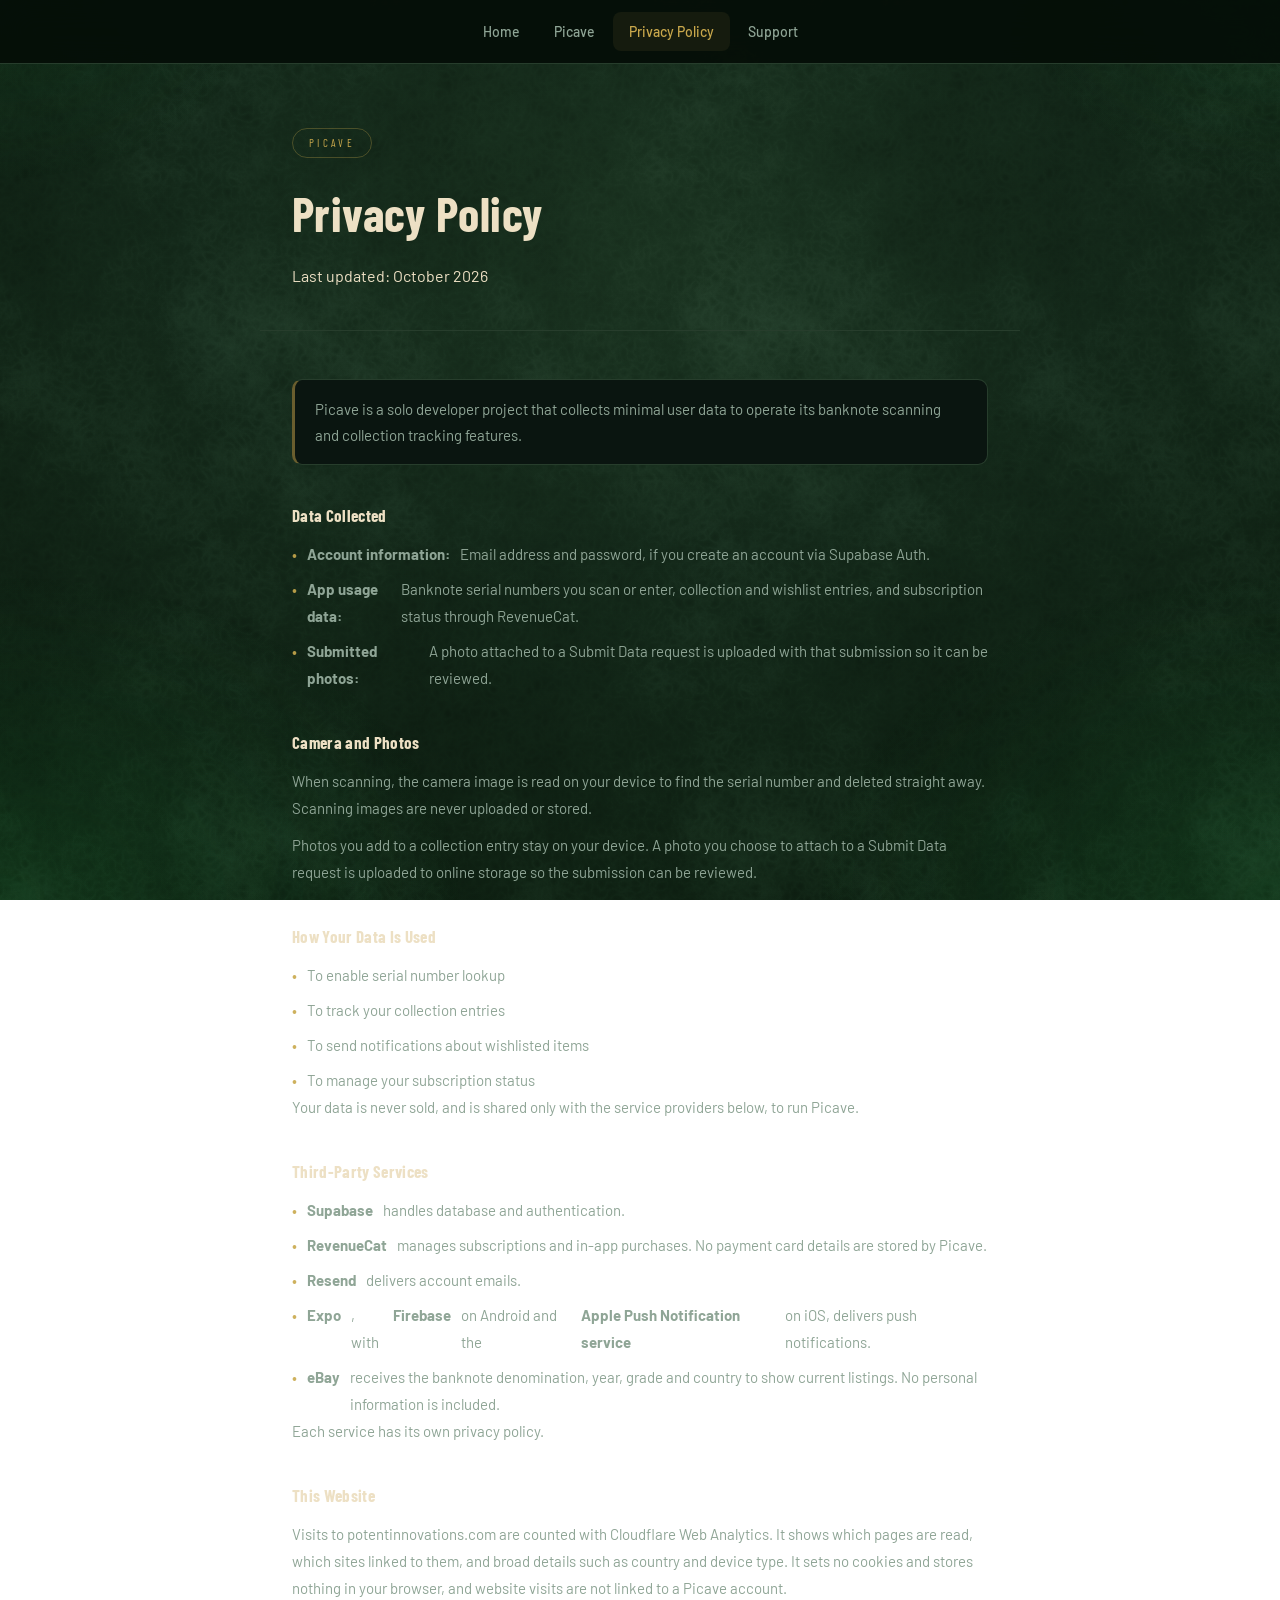
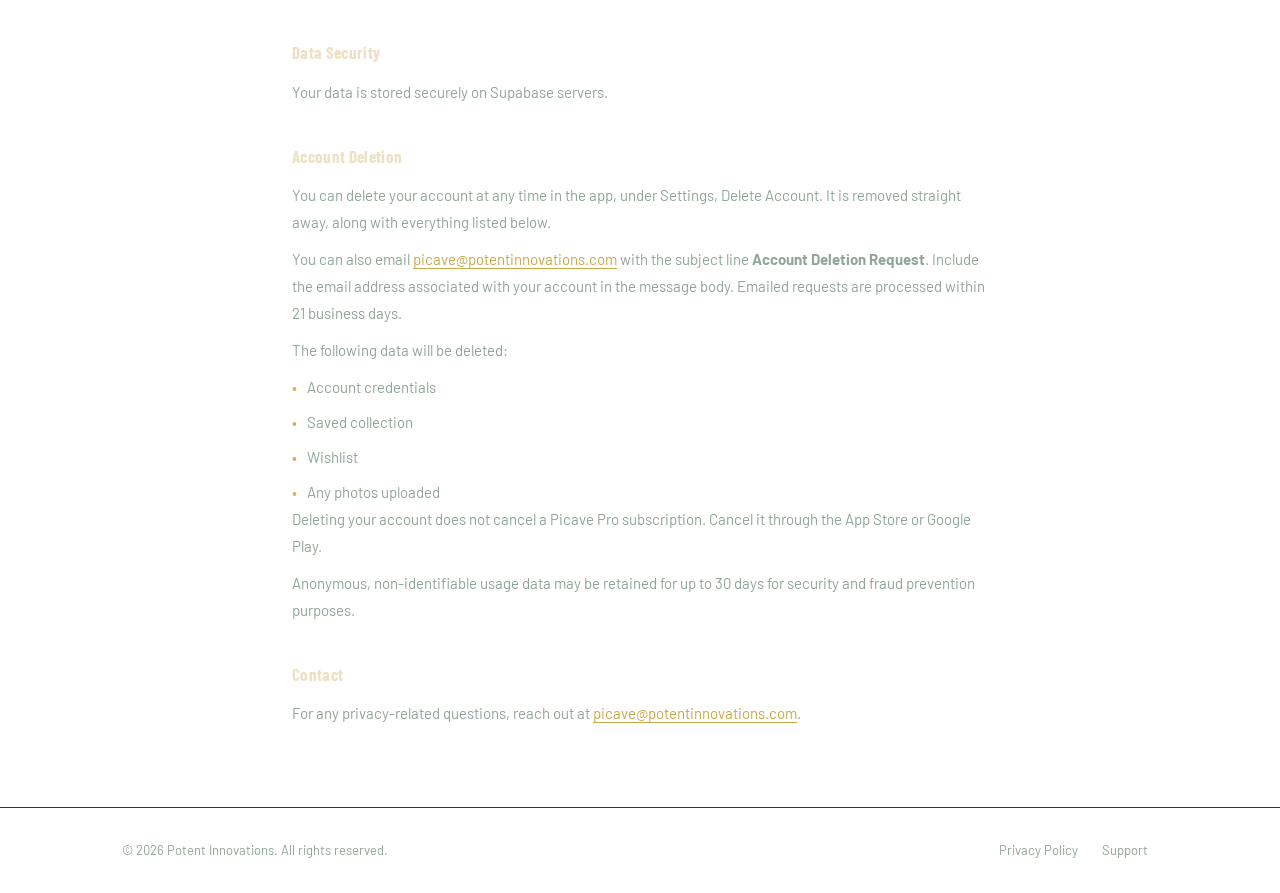
<file: privacy.html>
<!DOCTYPE html>
<html lang="en">
<head>
  <meta charset="UTF-8" />
  <meta name="viewport" content="width=device-width, initial-scale=1.0" />
  <title>Privacy Policy - Picave | Potent Innovations</title>
  <link rel="icon" type="image/png" href="favicon.png" />
  <link rel="stylesheet" href="styles.css?v=2026-09-20d" />
  <style>
    .info-box {
      background: var(--surface);
      border: 1px solid var(--border);
      border-left: 3px solid rgba(201,168,76,0.5);
      border-radius: 10px;
      padding: 16px 20px;
      font-size: 15px;
      color: var(--muted);
      line-height: 1.75;
    }

    .prose {
      position: relative;
      z-index: 1;
      max-width: 760px;
      margin: 0 auto;
      padding: 48px 32px 80px;
      display: flex;
      flex-direction: column;
      gap: 36px;
    }

    .prose-section h2 {
      font-family: var(--display);
      font-size: 17px;
      font-weight: 700;
      letter-spacing: 0.02em;
      color: var(--text);
      margin-bottom: 12px;
    }

    .prose-section p,
    .prose-section li { font-size: 15px; color: var(--muted); line-height: 1.8; }

    .prose-section ul { padding-left: 0; list-style: none; display: flex; flex-direction: column; gap: 8px; margin-top: 10px; }

    .prose-section ul li { display: flex; gap: 10px; align-items: flex-start; }

    .prose-section ul li::before { content: '\2022'; color: rgba(201,168,76,0.9); flex-shrink: 0; margin-top: 1px; font-size: 16px; line-height: 1.5; }

    .prose-section p + p { margin-top: 10px; }
    .prose-section a { color: var(--gold); text-decoration: underline; text-decoration-thickness: 1px; text-underline-offset: 3px; }
    .prose-section a:hover { text-decoration: underline; }
  </style>
</head>
<body>

  <nav>
    <div class="nav-tabs">
      <a href="index.html">Home</a>
      <a href="picave.html">Picave</a>
      <a href="privacy.html" class="active" aria-current="page">Privacy Policy</a>
      <a href="support.html">Support</a>
    </div>
  </nav>

  <div class="page-header">
    <span class="eyebrow">Picave</span>
    <h1>Privacy Policy</h1>
    <p>Last updated: October 2026</p>
  </div>

  <div class="prose">

    <div class="info-box">
      Picave is a solo developer project that collects minimal user data to operate its banknote scanning and collection tracking features.
    </div>

    <div class="prose-section">
      <h2>Data Collected</h2>
      <ul>
        <li><strong>Account information:</strong> Email address and password, if you create an account via Supabase Auth.</li>
        <li><strong>App usage data:</strong> Banknote serial numbers you scan or enter, collection and wishlist entries, and subscription status through RevenueCat.</li>
        <li><strong>Submitted photos:</strong> A photo attached to a Submit Data request is uploaded with that submission so it can be reviewed.</li>
      </ul>
    </div>

    <div class="prose-section">
      <h2>Camera and Photos</h2>
      <p>When scanning, the camera image is read on your device to find the serial number and deleted straight away. Scanning images are never uploaded or stored.</p>
      <p>Photos you add to a collection entry stay on your device. A photo you choose to attach to a Submit Data request is uploaded to online storage so the submission can be reviewed.</p>
    </div>

    <div class="prose-section">
      <h2>How Your Data Is Used</h2>
      <ul>
        <li>To enable serial number lookup</li>
        <li>To track your collection entries</li>
        <li>To send notifications about wishlisted items</li>
        <li>To manage your subscription status</li>
      </ul>
      <p>Your data is never sold, and is shared only with the service providers below, to run Picave.</p>
    </div>

    <div class="prose-section">
      <h2>Third-Party Services</h2>
      <ul>
        <li><strong>Supabase</strong> handles database and authentication.</li>
        <li><strong>RevenueCat</strong> manages subscriptions and in-app purchases. No payment card details are stored by Picave.</li>
        <li><strong>Resend</strong> delivers account emails.</li>
        <li><strong>Expo</strong>, with <strong>Firebase</strong> on Android and the <strong>Apple Push Notification service</strong> on iOS, delivers push notifications.</li>
        <li><strong>eBay</strong> receives the banknote denomination, year, grade and country to show current listings. No personal information is included.</li>
      </ul>
      <p>Each service has its own privacy policy.</p>
    </div>

    <div class="prose-section">
      <h2>This Website</h2>
      <p>Visits to potentinnovations.com are counted with Cloudflare Web Analytics. It shows which pages are read, which sites linked to them, and broad details such as country and device type. It sets no cookies and stores nothing in your browser, and website visits are not linked to a Picave account.</p>
    </div>

    <div class="prose-section">
      <h2>Data Security</h2>
      <p>Your data is stored securely on Supabase servers.</p>
    </div>

    <div class="prose-section">
      <h2>Account Deletion</h2>
      <p>You can delete your account at any time in the app, under Settings, Delete Account. It is removed straight away, along with everything listed below.</p>
      <p>You can also email <a href="mailto:picave@potentinnovations.com">picave@potentinnovations.com</a> with the subject line <strong>Account Deletion Request</strong>. Include the email address associated with your account in the message body. Emailed requests are processed within 21 business days.</p>
      <p>The following data will be deleted:</p>
      <ul>
        <li>Account credentials</li>
        <li>Saved collection</li>
        <li>Wishlist</li>
        <li>Any photos uploaded</li>
      </ul>
      <p>Deleting your account does not cancel a Picave Pro subscription. Cancel it through the App Store or Google Play.</p>
      <p>Anonymous, non-identifiable usage data may be retained for up to 30 days for security and fraud prevention purposes.</p>
    </div>

    <div class="prose-section">
      <h2>Contact</h2>
      <p>For any privacy-related questions, reach out at <a href="mailto:picave@potentinnovations.com">picave@potentinnovations.com</a>.</p>
    </div>

  </div>

  <div class="footer-wrap">
    <footer>
      <p>&copy; 2026 Potent Innovations. All rights reserved.</p>
      <div class="footer-nav">
        <a href="privacy.html">Privacy Policy</a>
        <a href="support.html">Support</a>
      </div>
    </footer>
  </div>

  <!-- Cloudflare Web Analytics --><script type='module' src='https://static.cloudflareinsights.com/beacon.min.js' data-cf-beacon='{"token": "f02f73106be443189c453249bf80784f"}'></script><!-- End Cloudflare Web Analytics -->
</body>
</html>
</file>
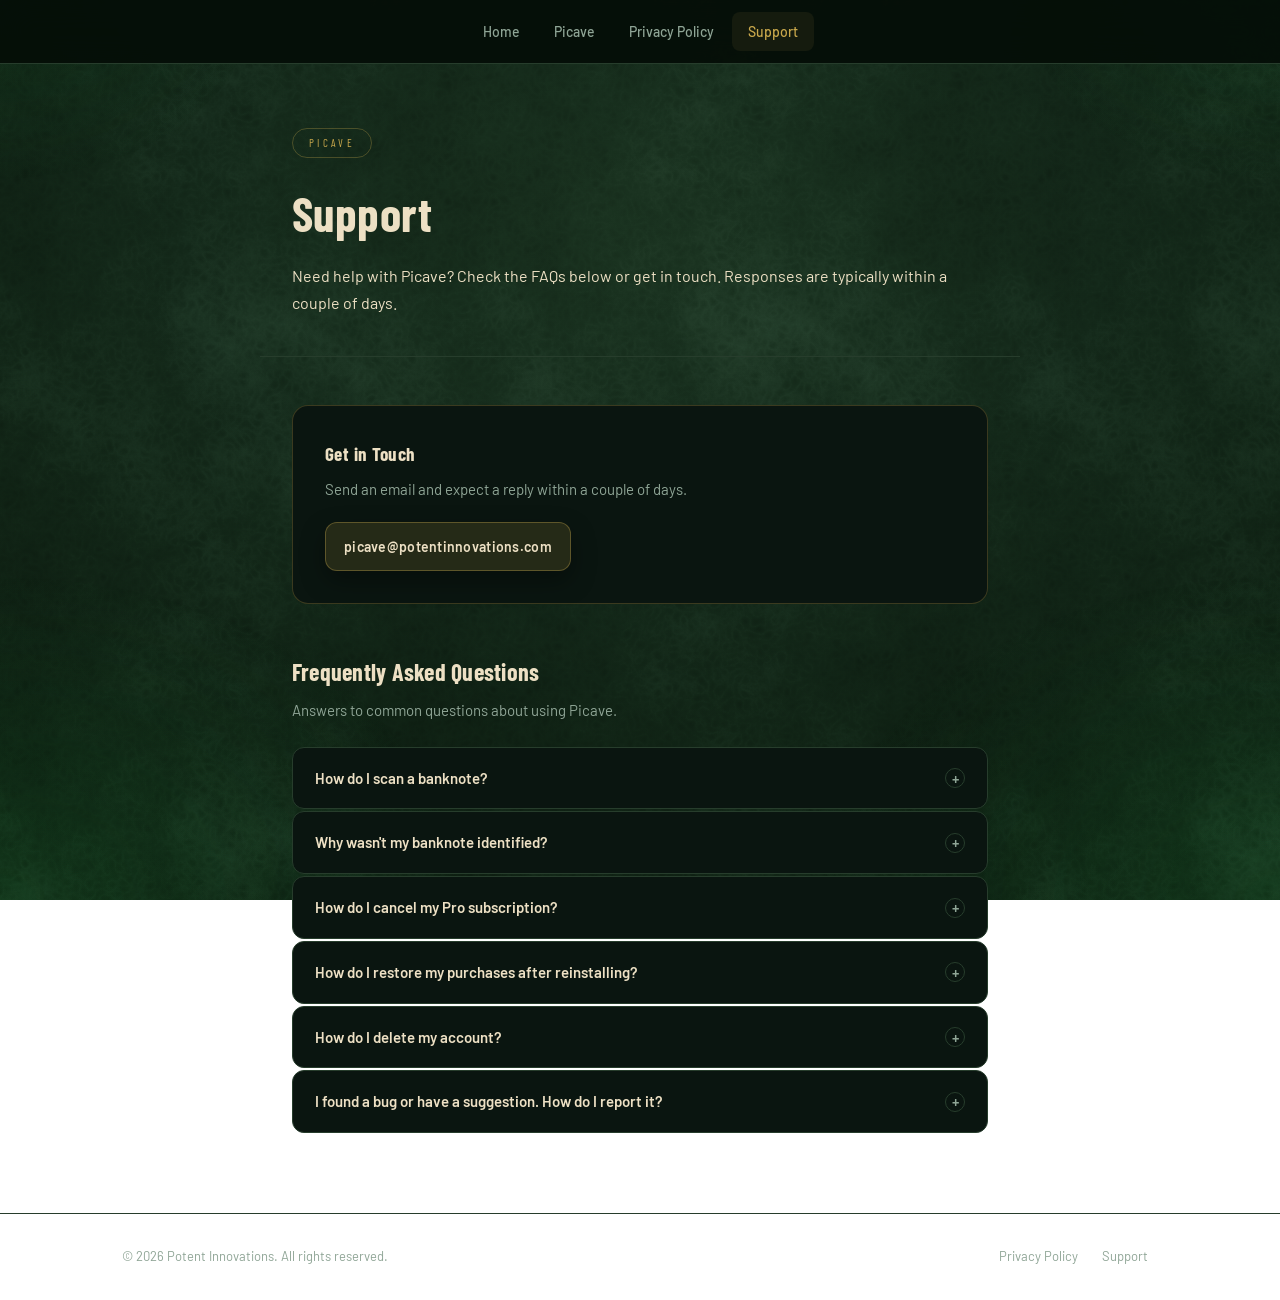
<file: support.html>
<!DOCTYPE html>
<html lang="en">
<head>
  <meta charset="UTF-8" />
  <meta name="viewport" content="width=device-width, initial-scale=1.0" />
  <title>Support - Picave | Potent Innovations</title>
  <link rel="icon" type="image/png" href="favicon.png" />
  <link rel="stylesheet" href="styles.css?v=2026-09-20d" />
  <style>
    .content {
      position: relative;
      z-index: 1;
      max-width: 760px;
      margin: 0 auto;
      padding: 48px 32px 80px;
      display: flex;
      flex-direction: column;
      gap: 48px;
    }

    .contact-card {
      background: var(--surface);
      border: 1px solid rgba(201,168,76,0.25);
      border-radius: 16px;
      padding: 32px;
      display: flex;
      align-items: flex-start;
      gap: 20px;
    }

    .contact-card h2 {
      font-family: var(--display);
      font-size: 19px;
      font-weight: 700;
      letter-spacing: 0.02em;
      color: var(--text);
      margin-bottom: 8px;
    }

    .contact-card p { font-size: 15px; color: var(--muted); line-height: 1.65; margin-bottom: 20px; }

    .faq-block h2 {
      font-family: var(--display);
      font-size: 24px;
      font-weight: 700;
      letter-spacing: 0.01em;
      color: var(--text);
      margin-bottom: 6px;
    }

    .faq-block > p { font-size: 15px; color: var(--muted); margin-bottom: 24px; }

    .faq-list { display: flex; flex-direction: column; gap: 2px; }

    details {
      background: var(--surface);
      border: 1px solid var(--border);
      border-radius: 12px;
      overflow: hidden;
      transition: border-color 0.15s;
    }

    details[open] { border-color: rgba(201,168,76,0.3); }

    summary {
      display: flex;
      align-items: center;
      justify-content: space-between;
      padding: 18px 22px;
      font-size: 15px;
      font-weight: 600;
      color: var(--text);
      cursor: pointer;
      list-style: none;
      user-select: none;
      gap: 16px;
    }

    summary::-webkit-details-marker { display: none; }

    .summary-icon {
      flex-shrink: 0;
      width: 20px;
      height: 20px;
      border-radius: 50%;
      border: 1px solid var(--border);
      display: flex;
      align-items: center;
      justify-content: center;
      font-size: 15px;
      color: var(--muted);
      transition: border-color 0.15s, color 0.15s, transform 0.2s;
    }

    details[open] .summary-icon { border-color: var(--gold); color: var(--gold); transform: rotate(45deg); }

    .faq-body { padding: 0 22px 18px; font-size: 14px; color: var(--muted); line-height: 1.8; }

    .faq-body a { color: var(--gold); text-decoration: underline; text-decoration-thickness: 1px; text-underline-offset: 3px; }
    .faq-body a:hover { text-decoration: underline; }
  </style>
</head>
<body>

  <nav>
    <div class="nav-tabs">
      <a href="index.html">Home</a>
      <a href="picave.html">Picave</a>
      <a href="privacy.html">Privacy Policy</a>
      <a href="support.html" class="active" aria-current="page">Support</a>
    </div>
  </nav>

  <div class="page-header">
    <span class="eyebrow">Picave</span>
    <h1>Support</h1>
    <p>Need help with Picave? Check the FAQs below or get in touch. Responses are typically within a couple of days.</p>
  </div>

  <div class="content">

    <div class="contact-card">
      <div>
        <h2>Get in Touch</h2>
        <p>Send an email and expect a reply within a couple of days.</p>
        <a class="btn" href="mailto:picave@potentinnovations.com">picave@potentinnovations.com</a>
      </div>
    </div>

    <div class="faq-block">
      <h2>Frequently Asked Questions</h2>
      <p>Answers to common questions about using Picave.</p>

      <div class="faq-list">

        <details>
          <summary>
            How do I scan a banknote?
            <span class="summary-icon">+</span>
          </summary>
          <div class="faq-body">
            Open the Scanner tab and point your camera at the serial number on your banknote. Make sure the serial number is clearly visible and well lit.
          </div>
        </details>

        <details>
          <summary>
            Why wasn't my banknote identified?
            <span class="summary-icon">+</span>
          </summary>
          <div class="faq-body">
            Ensure the serial number is in focus and not obscured. If the note is not in the database, it may be an older or uncommon issue. You can manually select the denomination if it is not detected automatically.
          </div>
        </details>

        <details>
          <summary>
            How do I cancel my Pro subscription?
            <span class="summary-icon">+</span>
          </summary>
          <div class="faq-body">
            Subscriptions are managed through the App Store or Google Play. Go to Settings, then Manage Subscriptions on your device to cancel. Pro access continues until the end of the current billing period.
          </div>
        </details>

        <details>
          <summary>
            How do I restore my purchases after reinstalling?
            <span class="summary-icon">+</span>
          </summary>
          <div class="faq-body">
            Go to Settings, then Restore Purchases inside the app.
          </div>
        </details>

        <details>
          <summary>
            How do I delete my account?
            <span class="summary-icon">+</span>
          </summary>
          <div class="faq-body">
            From within the app, go to Settings, then Delete Account. This will permanently delete your account and all associated data. Alternatively, email <a href="mailto:picave@potentinnovations.com">picave@potentinnovations.com</a> and it will be handled promptly.
          </div>
        </details>

        <details>
          <summary>
            I found a bug or have a suggestion. How do I report it?
            <span class="summary-icon">+</span>
          </summary>
          <div class="faq-body">
            Email <a href="mailto:picave@potentinnovations.com">picave@potentinnovations.com</a> with as much detail as possible, including your device model, iOS/Android version, and steps to reproduce for bugs. Feature suggestions are always welcome.
          </div>
        </details>

      </div>
    </div>

  </div>

  <div class="footer-wrap">
    <footer>
      <p>&copy; 2026 Potent Innovations. All rights reserved.</p>
      <div class="footer-nav">
        <a href="privacy.html">Privacy Policy</a>
        <a href="support.html">Support</a>
      </div>
    </footer>
  </div>

  <!-- Cloudflare Web Analytics --><script type='module' src='https://static.cloudflareinsights.com/beacon.min.js' data-cf-beacon='{"token": "f02f73106be443189c453249bf80784f"}'></script><!-- End Cloudflare Web Analytics -->
</body>
</html>
</file>
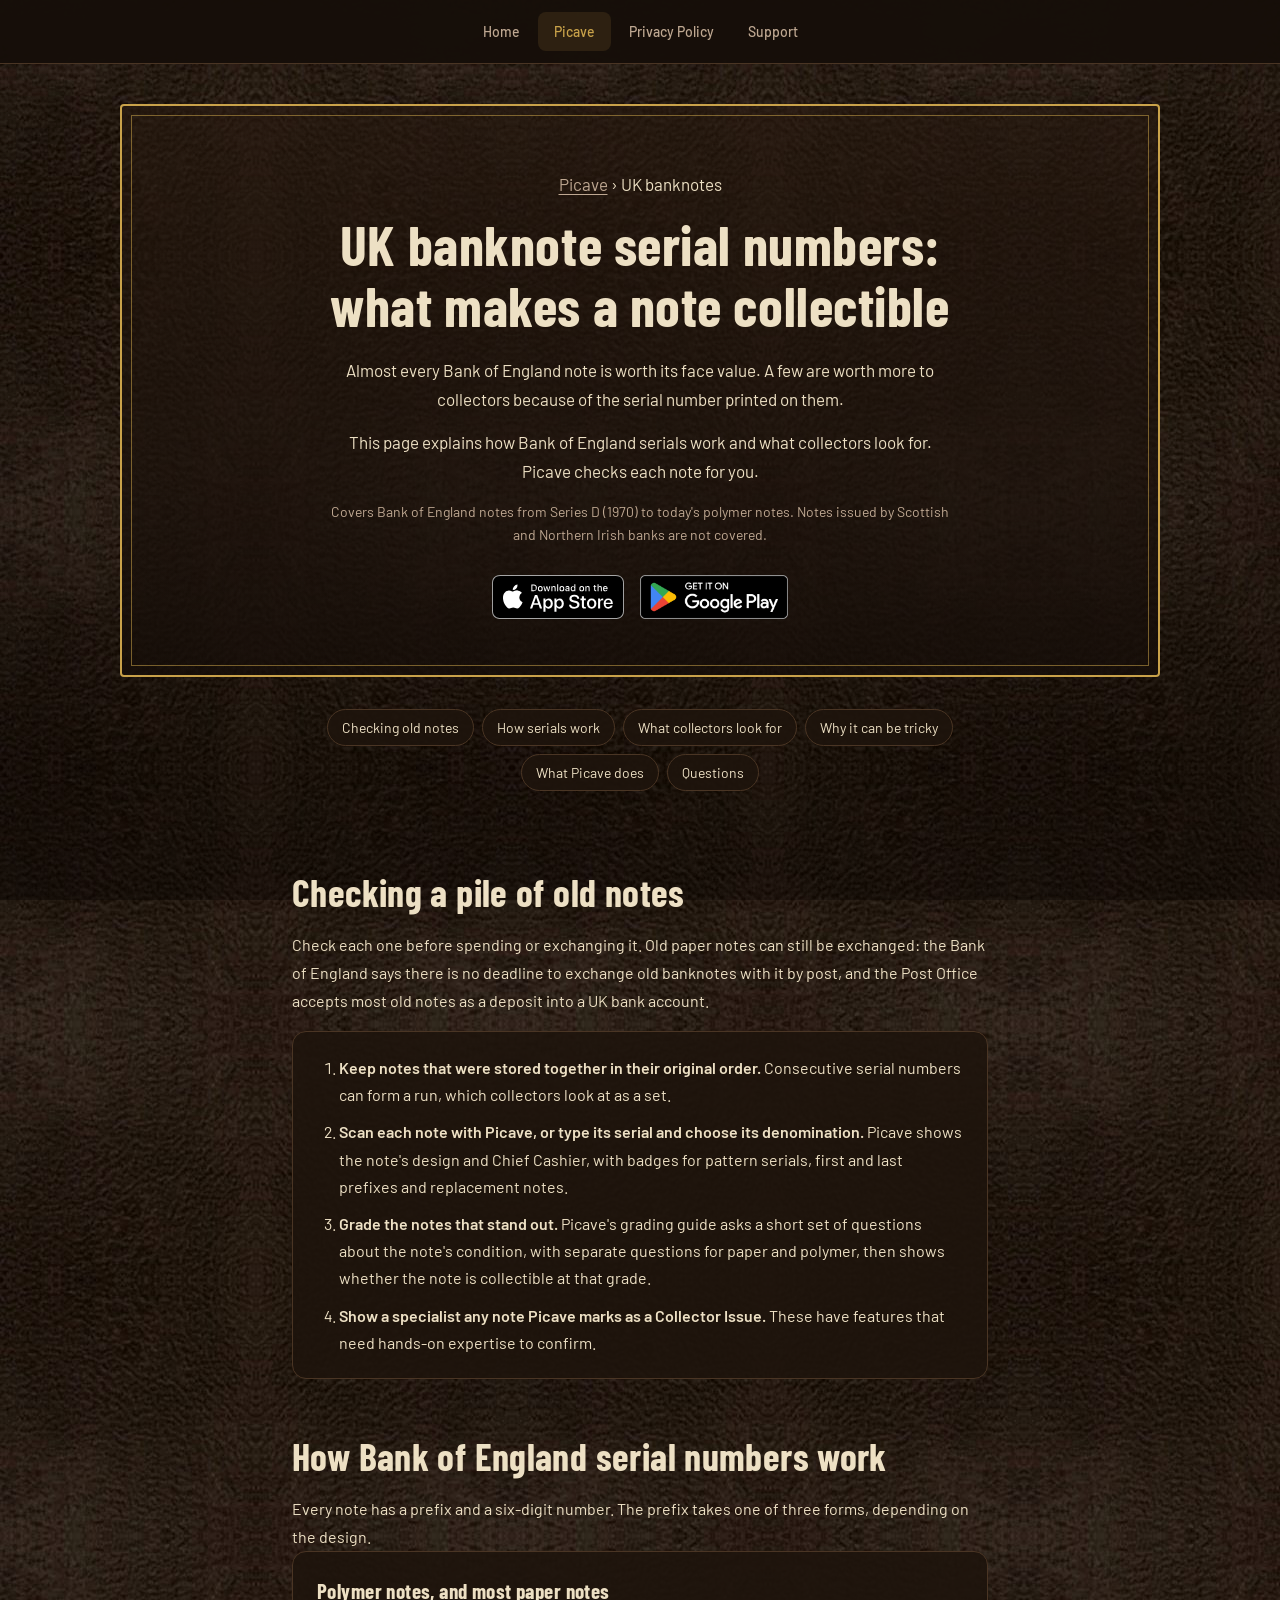
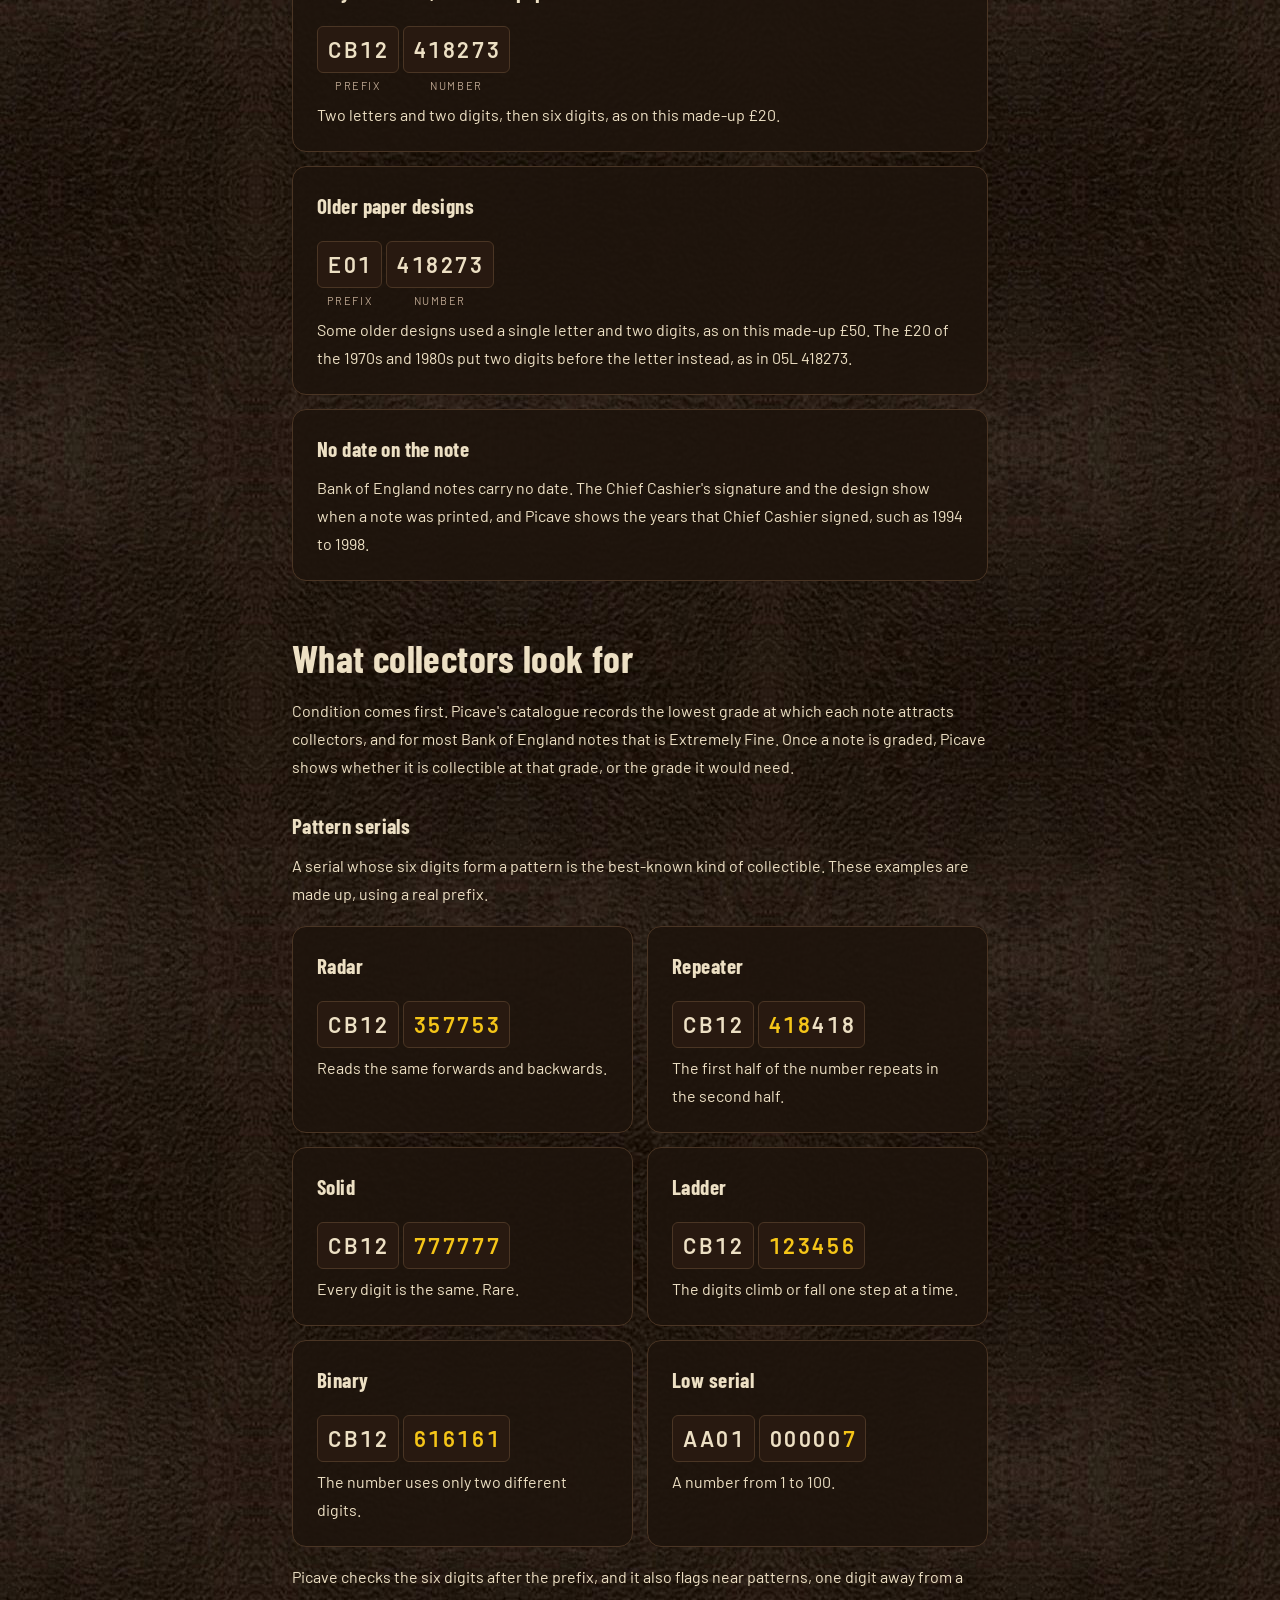
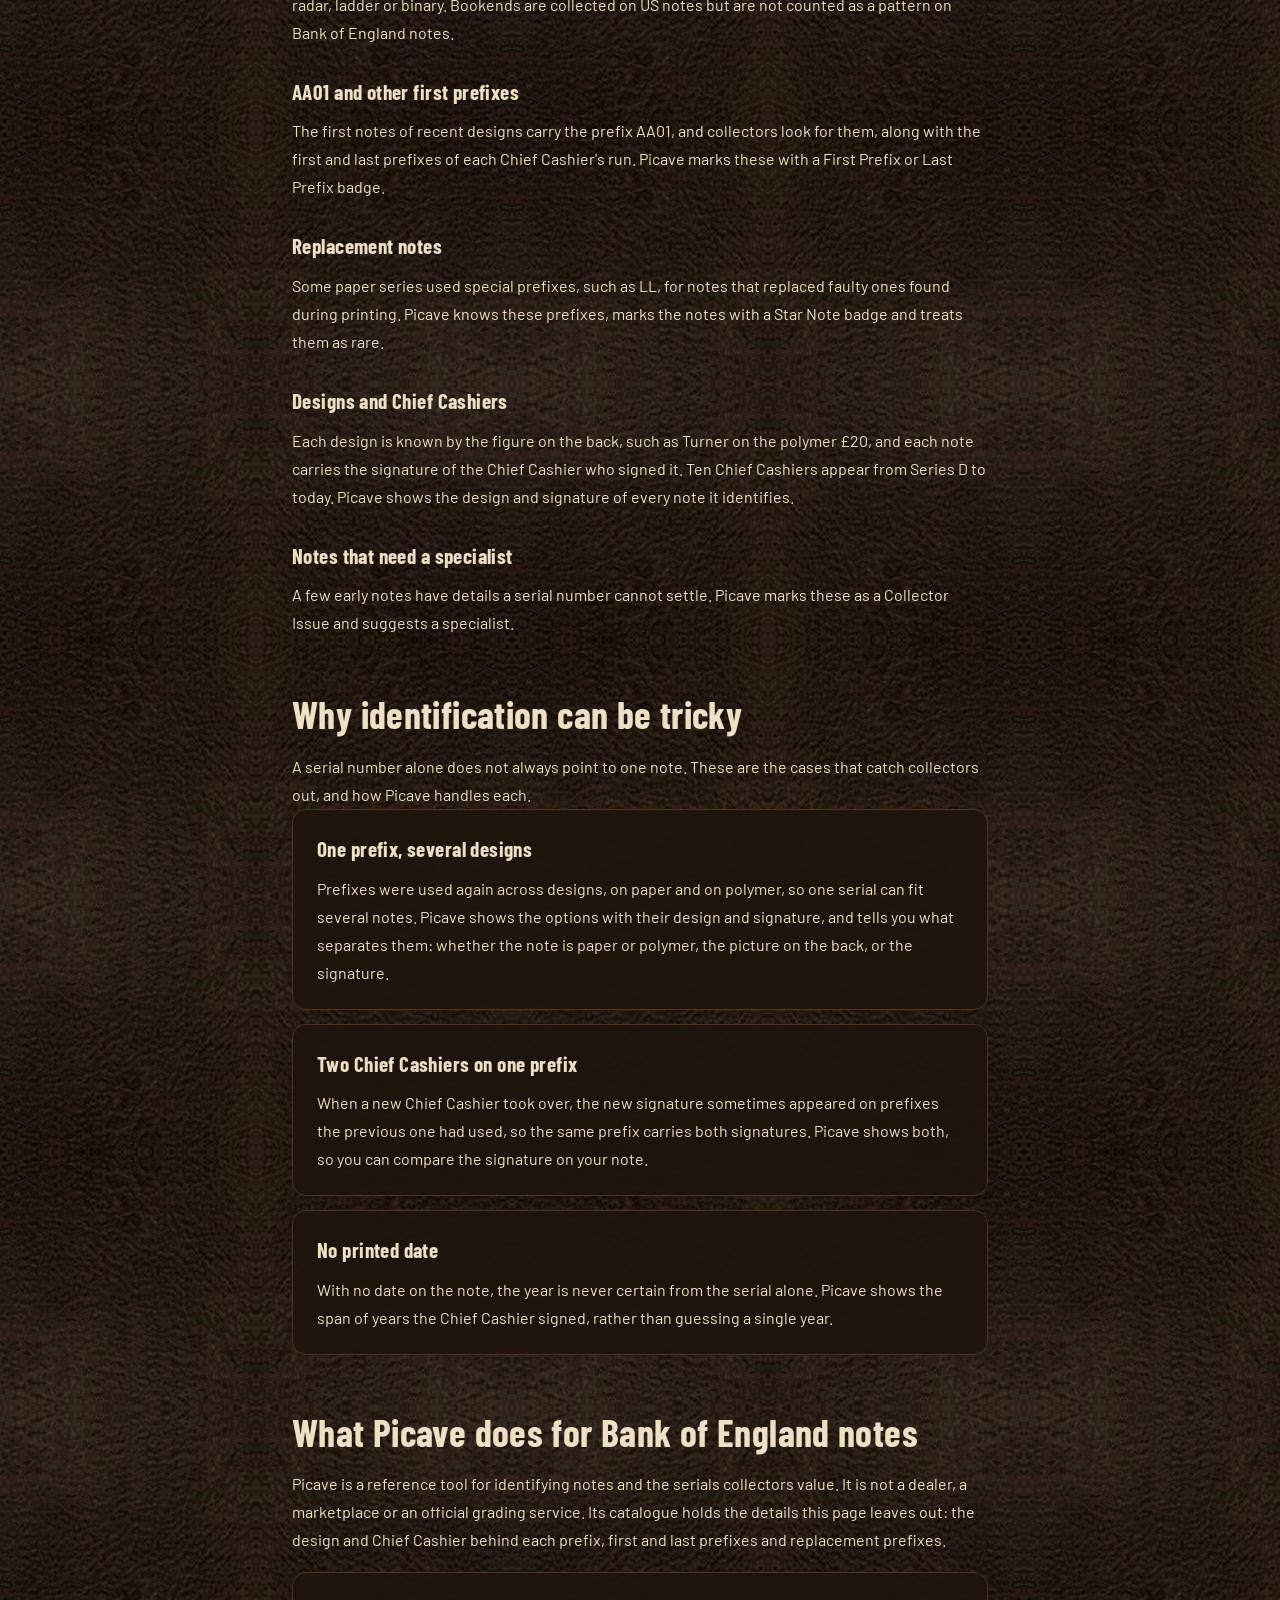
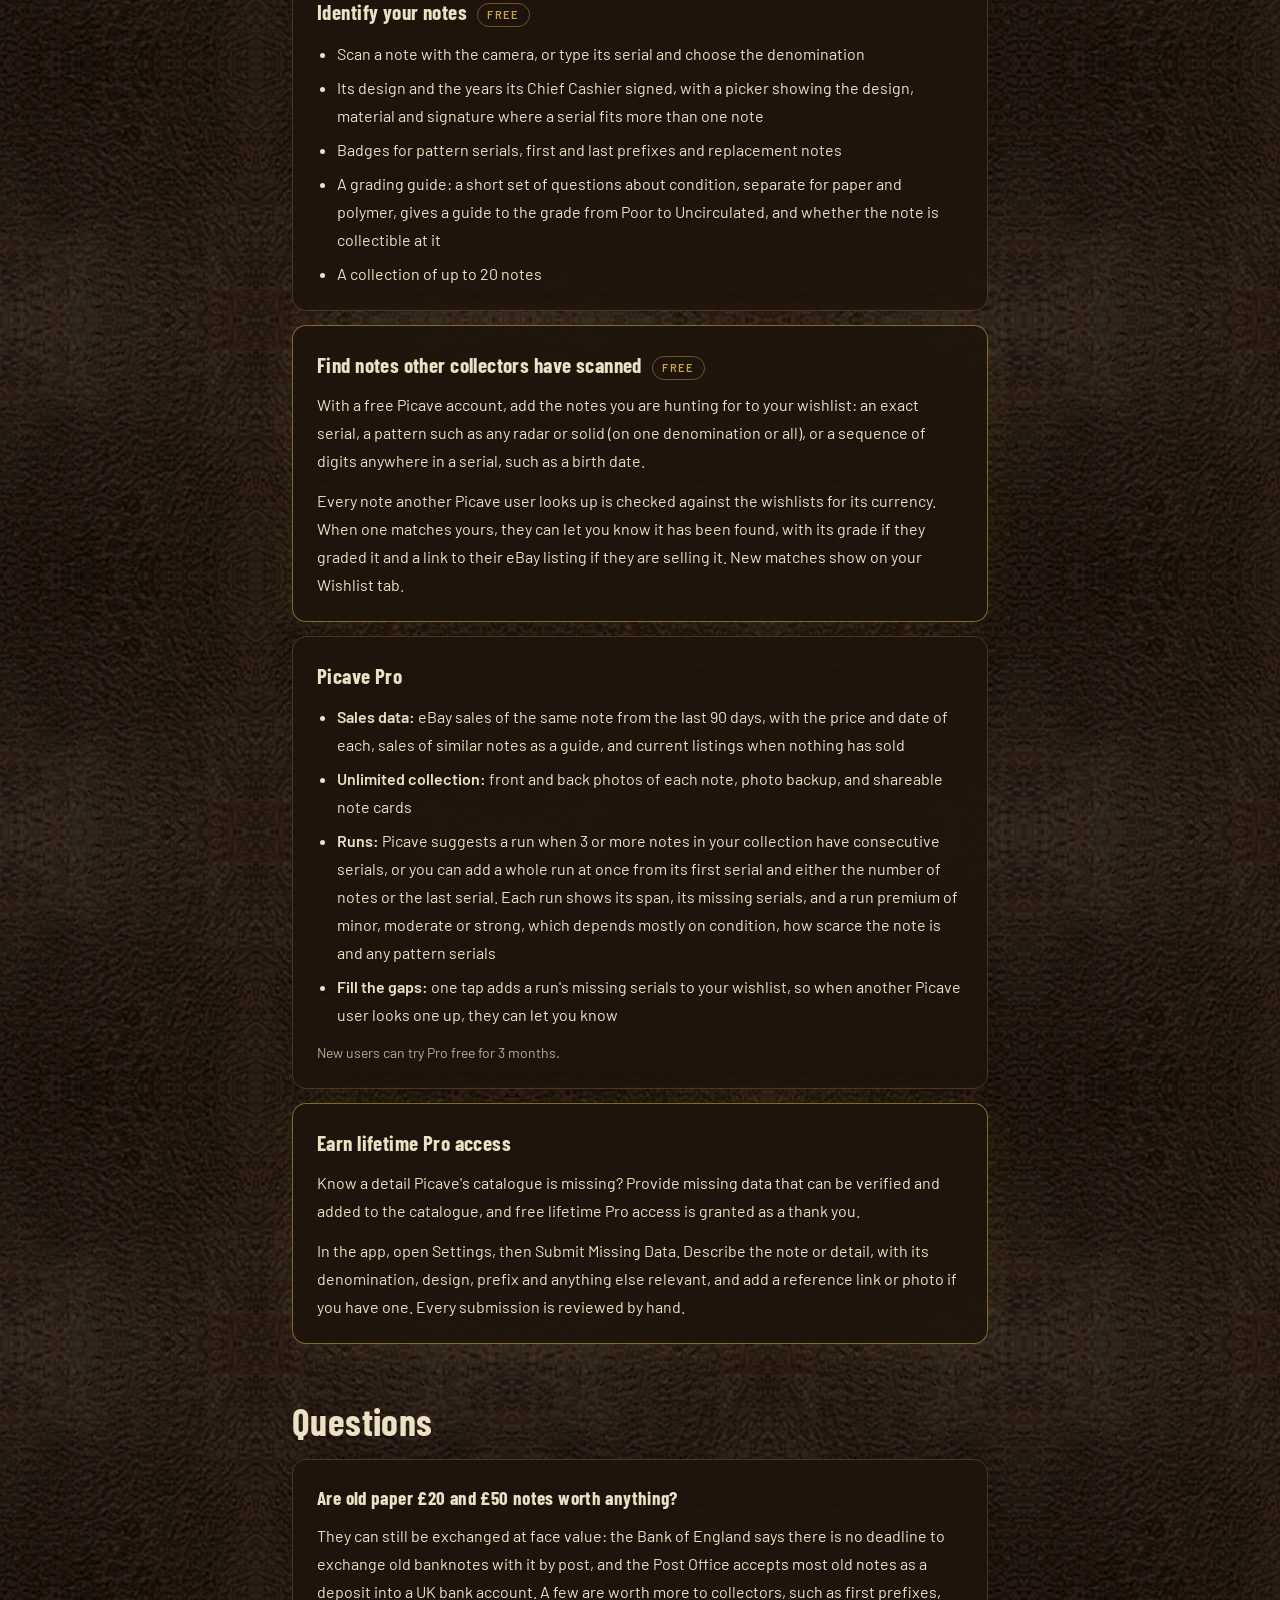
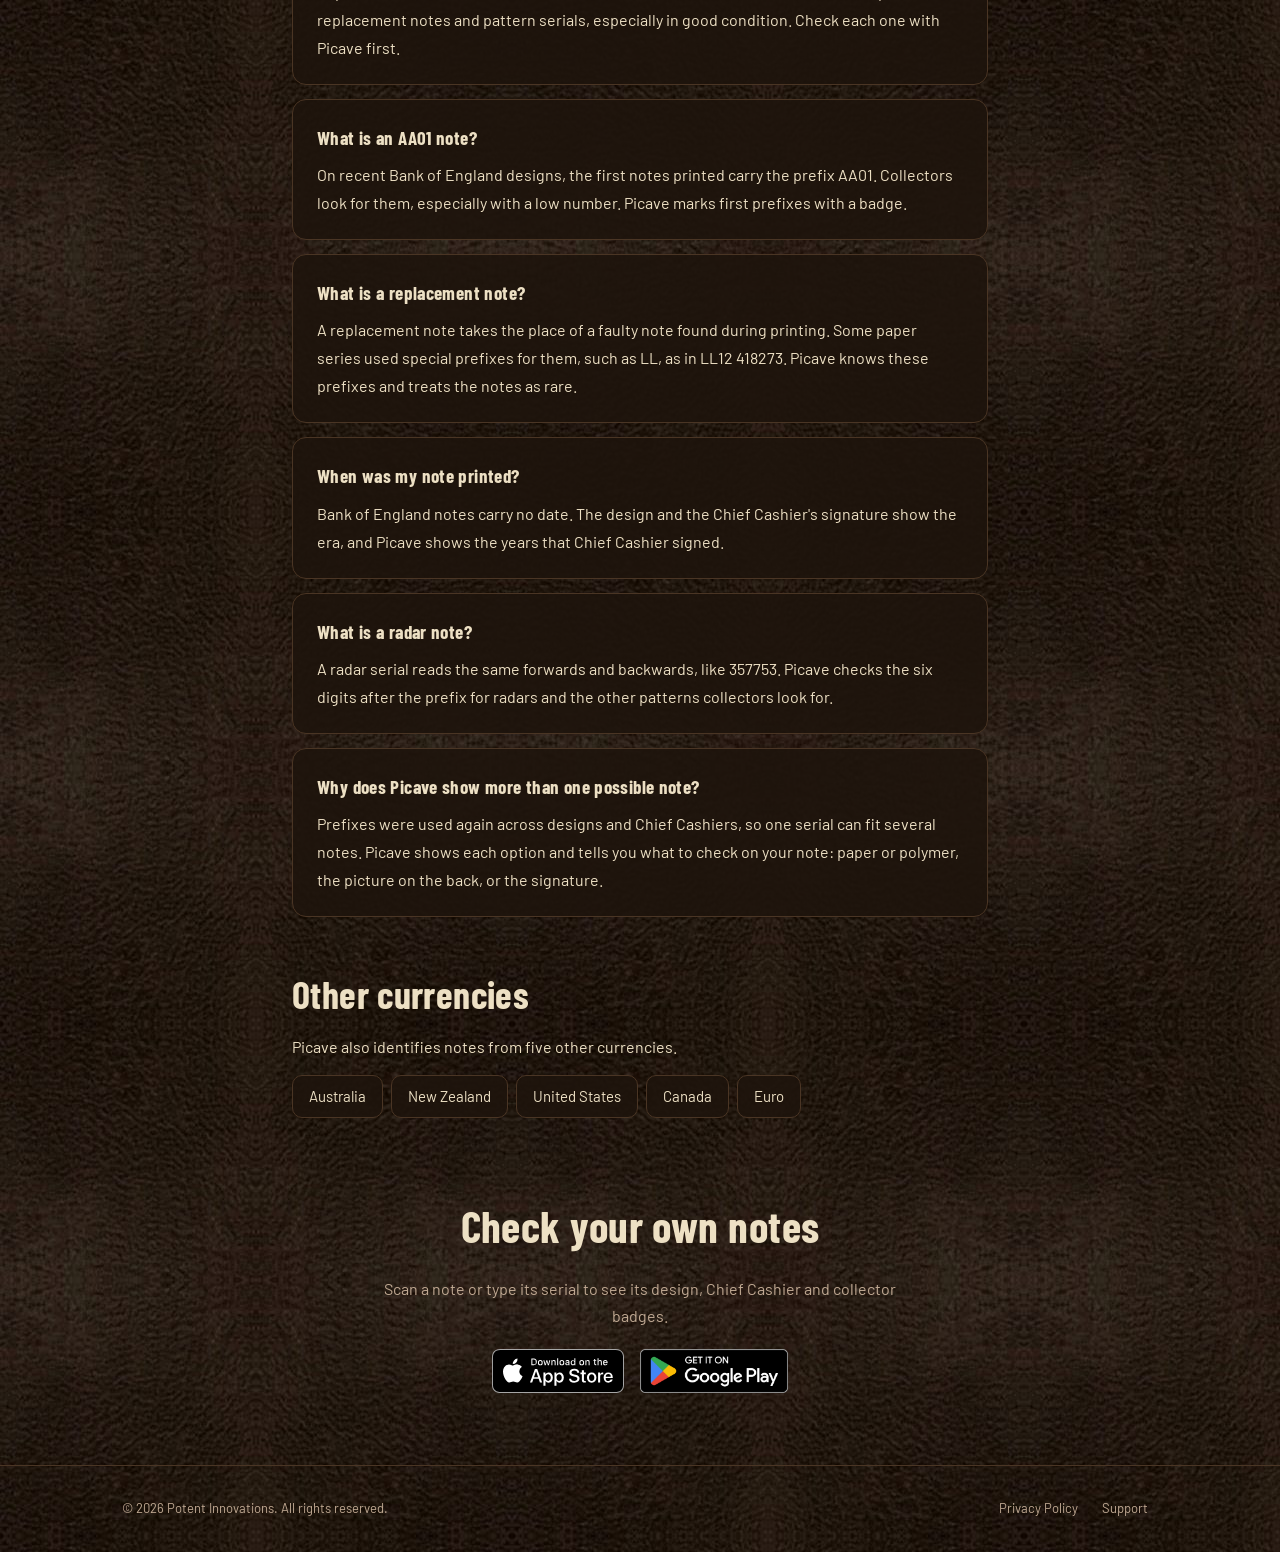
<file: uk-banknotes.html>
<!DOCTYPE html>
<html lang="en-AU">
<head>
  <meta charset="UTF-8" />
  <meta name="viewport" content="width=device-width, initial-scale=1.0" />
  <title>UK Banknote Serial Numbers Explained | Picave</title>
  <meta name="description" content="How Bank of England serial numbers work, what AA01 and replacement notes are, which serials collectors look for, and how to check your notes with Picave." />
  <link rel="canonical" href="https://potentinnovations.com/uk-banknotes" />
  <link rel="icon" type="image/png" href="favicon.png" />
  <link rel="stylesheet" href="styles.css?v=2026-09-20d" />
  <link rel="stylesheet" href="country.css?v=2026-10-24b" />
  <script type="application/ld+json">
{
  "@context": "https://schema.org",
  "@type": "FAQPage",
  "mainEntity": [
    {
      "@type": "Question",
      "name": "Are old paper £20 and £50 notes worth anything?",
      "acceptedAnswer": {
        "@type": "Answer",
        "text": "They can still be exchanged at face value: the Bank of England says there is no deadline to exchange old banknotes with it by post, and the Post Office accepts most old notes as a deposit into a UK bank account. A few are worth more to collectors, such as first prefixes, replacement notes and pattern serials, especially in good condition. Check each one with Picave first."
      }
    },
    {
      "@type": "Question",
      "name": "What is an AA01 note?",
      "acceptedAnswer": {
        "@type": "Answer",
        "text": "On recent Bank of England designs, the first notes printed carry the prefix AA01. Collectors look for them, especially with a low number. Picave marks first prefixes with a badge."
      }
    },
    {
      "@type": "Question",
      "name": "What is a replacement note?",
      "acceptedAnswer": {
        "@type": "Answer",
        "text": "A replacement note takes the place of a faulty note found during printing. Some paper series used special prefixes for them, such as LL, as in LL12 418273. Picave knows these prefixes and treats the notes as rare."
      }
    },
    {
      "@type": "Question",
      "name": "When was my note printed?",
      "acceptedAnswer": {
        "@type": "Answer",
        "text": "Bank of England notes carry no date. The design and the Chief Cashier's signature show the era, and Picave shows the years that Chief Cashier signed."
      }
    },
    {
      "@type": "Question",
      "name": "What is a radar note?",
      "acceptedAnswer": {
        "@type": "Answer",
        "text": "A radar serial reads the same forwards and backwards, like 357753. Picave checks the six digits after the prefix for radars and the other patterns collectors look for."
      }
    },
    {
      "@type": "Question",
      "name": "Why does Picave show more than one possible note?",
      "acceptedAnswer": {
        "@type": "Answer",
        "text": "Prefixes were used again across designs and Chief Cashiers, so one serial can fit several notes. Picave shows each option and tells you what to check on your note: paper or polymer, the picture on the back, or the signature."
      }
    }
  ]
}
  </script>
</head>
<body class="country-uk">

  <nav>
    <div class="nav-tabs">
      <a href="index.html">Home</a>
      <a href="picave.html" class="active">Picave</a>
      <a href="privacy.html">Privacy Policy</a>
      <a href="support.html">Support</a>
    </div>
  </nav>

  <header class="c-hero">
    <p class="c-crumb"><a href="picave.html">Picave</a> &rsaquo; UK banknotes</p>
    <h1>UK banknote serial numbers: what makes a note collectible</h1>
    <p>Almost every Bank of England note is worth its face value. A few are worth more to collectors because of the serial number printed on them.</p>
    <p>This page explains how Bank of England serials work and what collectors look for. Picave checks each note for you.</p>
    <p class="c-scope">Covers Bank of England notes from Series D (1970) to today's polymer notes. Notes issued by Scottish and Northern Irish banks are not covered.</p>
    <div class="cta-group">
      <a href="https://apps.apple.com/app/id6760957578"><img class="store-badge" src="Download_on_the_App_Store_Badge_US-UK_RGB_blk_092917.svg" alt="Download on the App Store" /></a>
      <a href="https://play.google.com/store/apps/details?id=com.potentinnovations.picave"><img class="store-badge" src="GetItOnGooglePlay_Badge_Web_color_English.png" alt="Get it on Google Play" /></a>
    </div>
  </header>

  <div class="c-toc" aria-label="On this page">
    <a href="#found">Checking old notes</a>
    <a href="#serials">How serials work</a>
    <a href="#collectible">What collectors look for</a>
    <a href="#tricky">Why it can be tricky</a>
    <a href="#picave">What Picave does</a>
    <a href="#faq">Questions</a>
  </div>

  <main class="c-article">

    <section class="c-section" id="found">
      <h2>Checking a pile of old notes</h2>
      <p>Check each one before spending or exchanging it. Old paper notes can still be exchanged: the Bank of England says there is no deadline to exchange old banknotes with it by post, and the Post Office accepts most old notes as a deposit into a UK bank account.</p>
      <div class="c-card" style="margin-top:16px">
        <ol class="c-steps">
          <li><strong>Keep notes that were stored together in their original order.</strong> Consecutive serial numbers can form a run, which collectors look at as a set.</li>
          <li><strong>Scan each note with Picave, or type its serial and choose its denomination.</strong> Picave shows the note's design and Chief Cashier, with badges for pattern serials, first and last prefixes and replacement notes.</li>
          <li><strong>Grade the notes that stand out.</strong> Picave's grading guide asks a short set of questions about the note's condition, with separate questions for paper and polymer, then shows whether the note is collectible at that grade.</li>
          <li><strong>Show a specialist any note Picave marks as a Collector Issue.</strong> These have features that need hands-on expertise to confirm.</li>
        </ol>
      </div>
    </section>

    <section class="c-section" id="serials">
      <h2>How Bank of England serial numbers work</h2>
      <p>Every note has a prefix and a six-digit number. The prefix takes one of three forms, depending on the design.</p>

      <div class="c-card">
        <h3>Polymer notes, and most paper notes</h3>
        <div class="serial" aria-label="Example serial CB12 418273">
          <span><b>CB12</b><small>Prefix</small></span>
          <span><b>418273</b><small>Number</small></span>
        </div>
        <p>Two letters and two digits, then six digits, as on this made-up £20.</p>
      </div>

      <div class="c-card">
        <h3>Older paper designs</h3>
        <div class="serial" aria-label="Example serial E01 418273">
          <span><b>E01</b><small>Prefix</small></span>
          <span><b>418273</b><small>Number</small></span>
        </div>
        <p>Some older designs used a single letter and two digits, as on this made-up £50. The £20 of the 1970s and 1980s put two digits before the letter instead, as in 05L 418273.</p>
      </div>

      <div class="c-card">
        <h3>No date on the note</h3>
        <p>Bank of England notes carry no date. The Chief Cashier's signature and the design show when a note was printed, and Picave shows the years that Chief Cashier signed, such as 1994 to 1998.</p>
      </div>
    </section>

    <section class="c-section" id="collectible">
      <h2>What collectors look for</h2>
      <p>Condition comes first. Picave's catalogue records the lowest grade at which each note attracts collectors, and for most Bank of England notes that is Extremely Fine. Once a note is graded, Picave shows whether it is collectible at that grade, or the grade it would need.</p>

      <h3>Pattern serials</h3>
      <p>A serial whose six digits form a pattern is the best-known kind of collectible. These examples are made up, using a real prefix.</p>
      <div class="c-grid">
        <div class="c-card">
          <h3>Radar</h3>
          <div class="serial" aria-label="Example serial CB12 357753">
          <span><b>CB12</b></span>
          <span><b><mark>357753</mark></b></span>
        </div>
          <p>Reads the same forwards and backwards.</p>
        </div>
        <div class="c-card">
          <h3>Repeater</h3>
          <div class="serial" aria-label="Example serial CB12 418418">
          <span><b>CB12</b></span>
          <span><b><mark>418</mark>418</b></span>
        </div>
          <p>The first half of the number repeats in the second half.</p>
        </div>
        <div class="c-card">
          <h3>Solid</h3>
          <div class="serial" aria-label="Example serial CB12 777777">
          <span><b>CB12</b></span>
          <span><b><mark>777777</mark></b></span>
        </div>
          <p>Every digit is the same. Rare.</p>
        </div>
        <div class="c-card">
          <h3>Ladder</h3>
          <div class="serial" aria-label="Example serial CB12 123456">
          <span><b>CB12</b></span>
          <span><b><mark>123456</mark></b></span>
        </div>
          <p>The digits climb or fall one step at a time.</p>
        </div>
        <div class="c-card">
          <h3>Binary</h3>
          <div class="serial" aria-label="Example serial CB12 616161">
          <span><b>CB12</b></span>
          <span><b><mark>616161</mark></b></span>
        </div>
          <p>The number uses only two different digits.</p>
        </div>
        <div class="c-card">
          <h3>Low serial</h3>
          <div class="serial" aria-label="Example serial AA01 000007">
          <span><b>AA01</b></span>
          <span><b>00000<mark>7</mark></b></span>
        </div>
          <p>A number from 1 to 100.</p>
        </div>
      </div>
      <p style="margin-top:16px">Picave checks the six digits after the prefix, and it also flags near patterns, one digit away from a radar, ladder or binary. Bookends are collected on US notes but are not counted as a pattern on Bank of England notes.</p>

      <h3>AA01 and other first prefixes</h3>
      <p>The first notes of recent designs carry the prefix AA01, and collectors look for them, along with the first and last prefixes of each Chief Cashier's run. Picave marks these with a First Prefix or Last Prefix badge.</p>

      <h3>Replacement notes</h3>
      <p>Some paper series used special prefixes, such as LL, for notes that replaced faulty ones found during printing. Picave knows these prefixes, marks the notes with a Star Note badge and treats them as rare.</p>

      <h3>Designs and Chief Cashiers</h3>
      <p>Each design is known by the figure on the back, such as Turner on the polymer £20, and each note carries the signature of the Chief Cashier who signed it. Ten Chief Cashiers appear from Series D to today. Picave shows the design and signature of every note it identifies.</p>

      <h3>Notes that need a specialist</h3>
      <p>A few early notes have details a serial number cannot settle. Picave marks these as a Collector Issue and suggests a specialist.</p>
    </section>

    <section class="c-section" id="tricky">
      <h2>Why identification can be tricky</h2>
      <p>A serial number alone does not always point to one note. These are the cases that catch collectors out, and how Picave handles each.</p>
      <div class="c-card">
        <h3>One prefix, several designs</h3>
        <p>Prefixes were used again across designs, on paper and on polymer, so one serial can fit several notes. Picave shows the options with their design and signature, and tells you what separates them: whether the note is paper or polymer, the picture on the back, or the signature.</p>
      </div>

      <div class="c-card">
        <h3>Two Chief Cashiers on one prefix</h3>
        <p>When a new Chief Cashier took over, the new signature sometimes appeared on prefixes the previous one had used, so the same prefix carries both signatures. Picave shows both, so you can compare the signature on your note.</p>
      </div>

      <div class="c-card">
        <h3>No printed date</h3>
        <p>With no date on the note, the year is never certain from the serial alone. Picave shows the span of years the Chief Cashier signed, rather than guessing a single year.</p>
      </div>
    </section>

    <section class="c-section" id="picave">
      <h2>What Picave does for Bank of England notes</h2>
      <p>Picave is a reference tool for identifying notes and the serials collectors value. It is not a dealer, a marketplace or an official grading service. Its catalogue holds the details this page leaves out: the design and Chief Cashier behind each prefix, first and last prefixes and replacement prefixes.</p>

      <div class="c-card" style="margin-top:18px">
        <h3>Identify your notes <span class="c-tag">Free</span></h3>
        <ul>
          <li>Scan a note with the camera, or type its serial and choose the denomination</li>
          <li>Its design and the years its Chief Cashier signed, with a picker showing the design, material and signature where a serial fits more than one note</li>
          <li>Badges for pattern serials, first and last prefixes and replacement notes</li>
          <li>A grading guide: a short set of questions about condition, separate for paper and polymer, gives a guide to the grade from Poor to Uncirculated, and whether the note is collectible at it</li>
          <li>A collection of up to 20 notes</li>
        </ul>
      </div>

      <div class="c-card c-feature">
        <h3>Find notes other collectors have scanned <span class="c-tag">Free</span></h3>
        <p>With a free Picave account, add the notes you are hunting for to your wishlist: an exact serial, a pattern such as any radar or solid (on one denomination or all), or a sequence of digits anywhere in a serial, such as a birth date.</p>
        <p>Every note another Picave user looks up is checked against the wishlists for its currency. When one matches yours, they can let you know it has been found, with its grade if they graded it and a link to their eBay listing if they are selling it. New matches show on your Wishlist tab.</p>
      </div>

      <div class="c-card">
        <h3>Picave Pro</h3>
        <ul>
          <li><strong>Sales data:</strong> eBay sales of the same note from the last 90 days, with the price and date of each, sales of similar notes as a guide, and current listings when nothing has sold</li>
          <li><strong>Unlimited collection:</strong> front and back photos of each note, photo backup, and shareable note cards</li>
          <li><strong>Runs:</strong> Picave suggests a run when 3 or more notes in your collection have consecutive serials, or you can add a whole run at once from its first serial and either the number of notes or the last serial. Each run shows its span, its missing serials, and a run premium of minor, moderate or strong, which depends mostly on condition, how scarce the note is and any pattern serials</li>
          <li><strong>Fill the gaps:</strong> one tap adds a run's missing serials to your wishlist, so when another Picave user looks one up, they can let you know</li>
        </ul>
        <p class="c-note" style="margin-top:12px">New users can try Pro free for 3 months.</p>
      </div>

      <div class="c-card c-feature">
        <h3>Earn lifetime Pro access</h3>
        <p>Know a detail Picave's catalogue is missing? Provide missing data that can be verified and added to the catalogue, and free lifetime Pro access is granted as a thank you.</p>
        <p>In the app, open Settings, then Submit Missing Data. Describe the note or detail, with its denomination, design, prefix and anything else relevant, and add a reference link or photo if you have one. Every submission is reviewed by hand.</p>
      </div>
    </section>

    <section class="c-section c-faq" id="faq">
      <h2>Questions</h2>
      <div class="c-card">
        <h3>Are old paper £20 and £50 notes worth anything?</h3>
        <p>They can still be exchanged at face value: the Bank of England says there is no deadline to exchange old banknotes with it by post, and the Post Office accepts most old notes as a deposit into a UK bank account. A few are worth more to collectors, such as first prefixes, replacement notes and pattern serials, especially in good condition. Check each one with Picave first.</p>
      </div>
      <div class="c-card">
        <h3>What is an AA01 note?</h3>
        <p>On recent Bank of England designs, the first notes printed carry the prefix AA01. Collectors look for them, especially with a low number. Picave marks first prefixes with a badge.</p>
      </div>
      <div class="c-card">
        <h3>What is a replacement note?</h3>
        <p>A replacement note takes the place of a faulty note found during printing. Some paper series used special prefixes for them, such as LL, as in LL12 418273. Picave knows these prefixes and treats the notes as rare.</p>
      </div>
      <div class="c-card">
        <h3>When was my note printed?</h3>
        <p>Bank of England notes carry no date. The design and the Chief Cashier's signature show the era, and Picave shows the years that Chief Cashier signed.</p>
      </div>
      <div class="c-card">
        <h3>What is a radar note?</h3>
        <p>A radar serial reads the same forwards and backwards, like 357753. Picave checks the six digits after the prefix for radars and the other patterns collectors look for.</p>
      </div>
      <div class="c-card">
        <h3>Why does Picave show more than one possible note?</h3>
        <p>Prefixes were used again across designs and Chief Cashiers, so one serial can fit several notes. Picave shows each option and tells you what to check on your note: paper or polymer, the picture on the back, or the signature.</p>
      </div>
    </section>

    <section class="c-section" id="other">
      <h2>Other currencies</h2>
      <p>Picave also identifies notes from five other currencies.</p>
      <div class="c-others">
        <a href="australian-banknotes.html">Australia</a>
        <a href="new-zealand-banknotes.html">New Zealand</a>
        <a href="us-banknotes.html">United States</a>
        <a href="canadian-banknotes.html">Canada</a>
        <a href="euro-banknotes.html">Euro</a>
      </div>
    </section>

  </main>

  <section class="c-cta">
    <h2 class="section-title">Check your own notes</h2>
    <p>Scan a note or type its serial to see its design, Chief Cashier and collector badges.</p>
    <div class="cta-group">
      <a href="https://apps.apple.com/app/id6760957578"><img class="store-badge" src="Download_on_the_App_Store_Badge_US-UK_RGB_blk_092917.svg" alt="Download on the App Store" /></a>
      <a href="https://play.google.com/store/apps/details?id=com.potentinnovations.picave"><img class="store-badge" src="GetItOnGooglePlay_Badge_Web_color_English.png" alt="Get it on Google Play" /></a>
    </div>
  </section>

  <div class="footer-wrap">
    <footer>
      <p>&copy; 2026 Potent Innovations. All rights reserved.</p>
      <div class="footer-nav">
        <a href="privacy.html">Privacy Policy</a>
        <a href="support.html">Support</a>
      </div>
    </footer>
  </div>

  <!-- Cloudflare Web Analytics --><script type='module' src='https://static.cloudflareinsights.com/beacon.min.js' data-cf-beacon='{"token": "f02f73106be443189c453249bf80784f"}'></script><!-- End Cloudflare Web Analytics -->
</body>
</html>
</file>
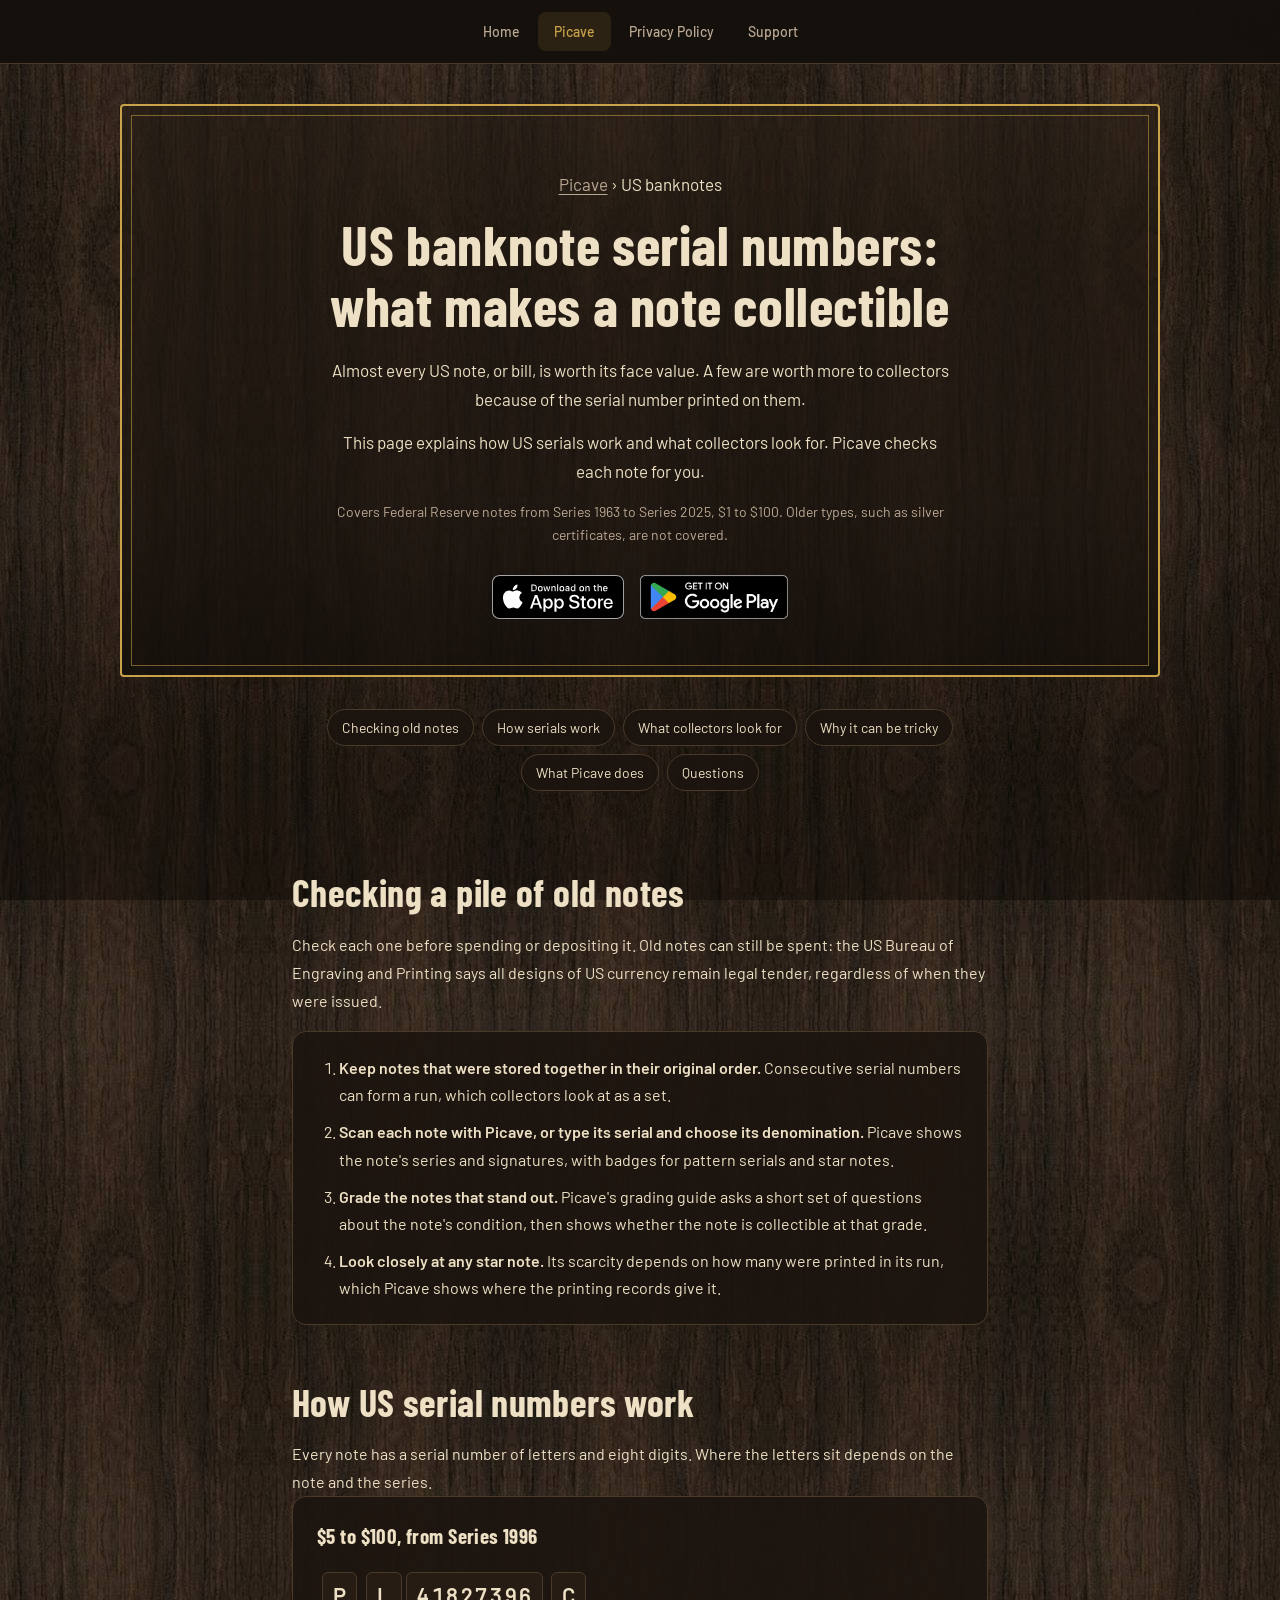
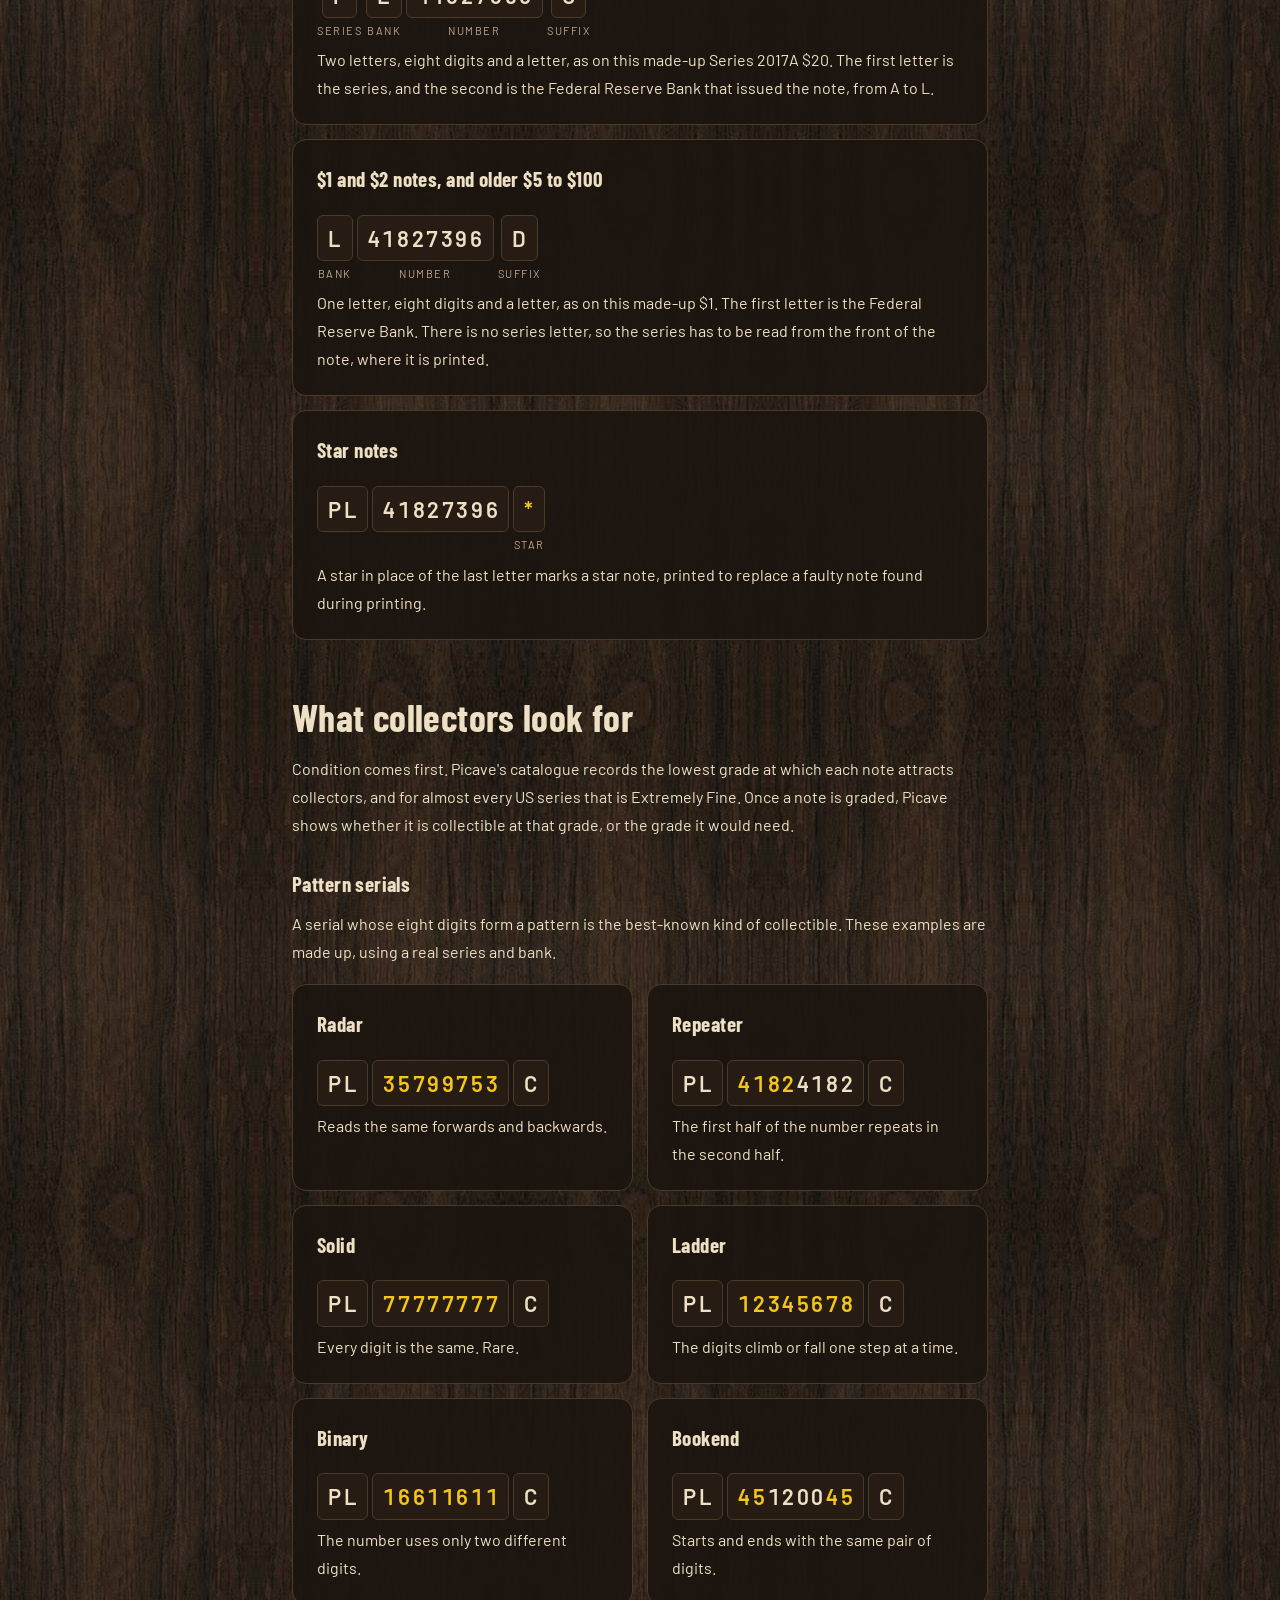
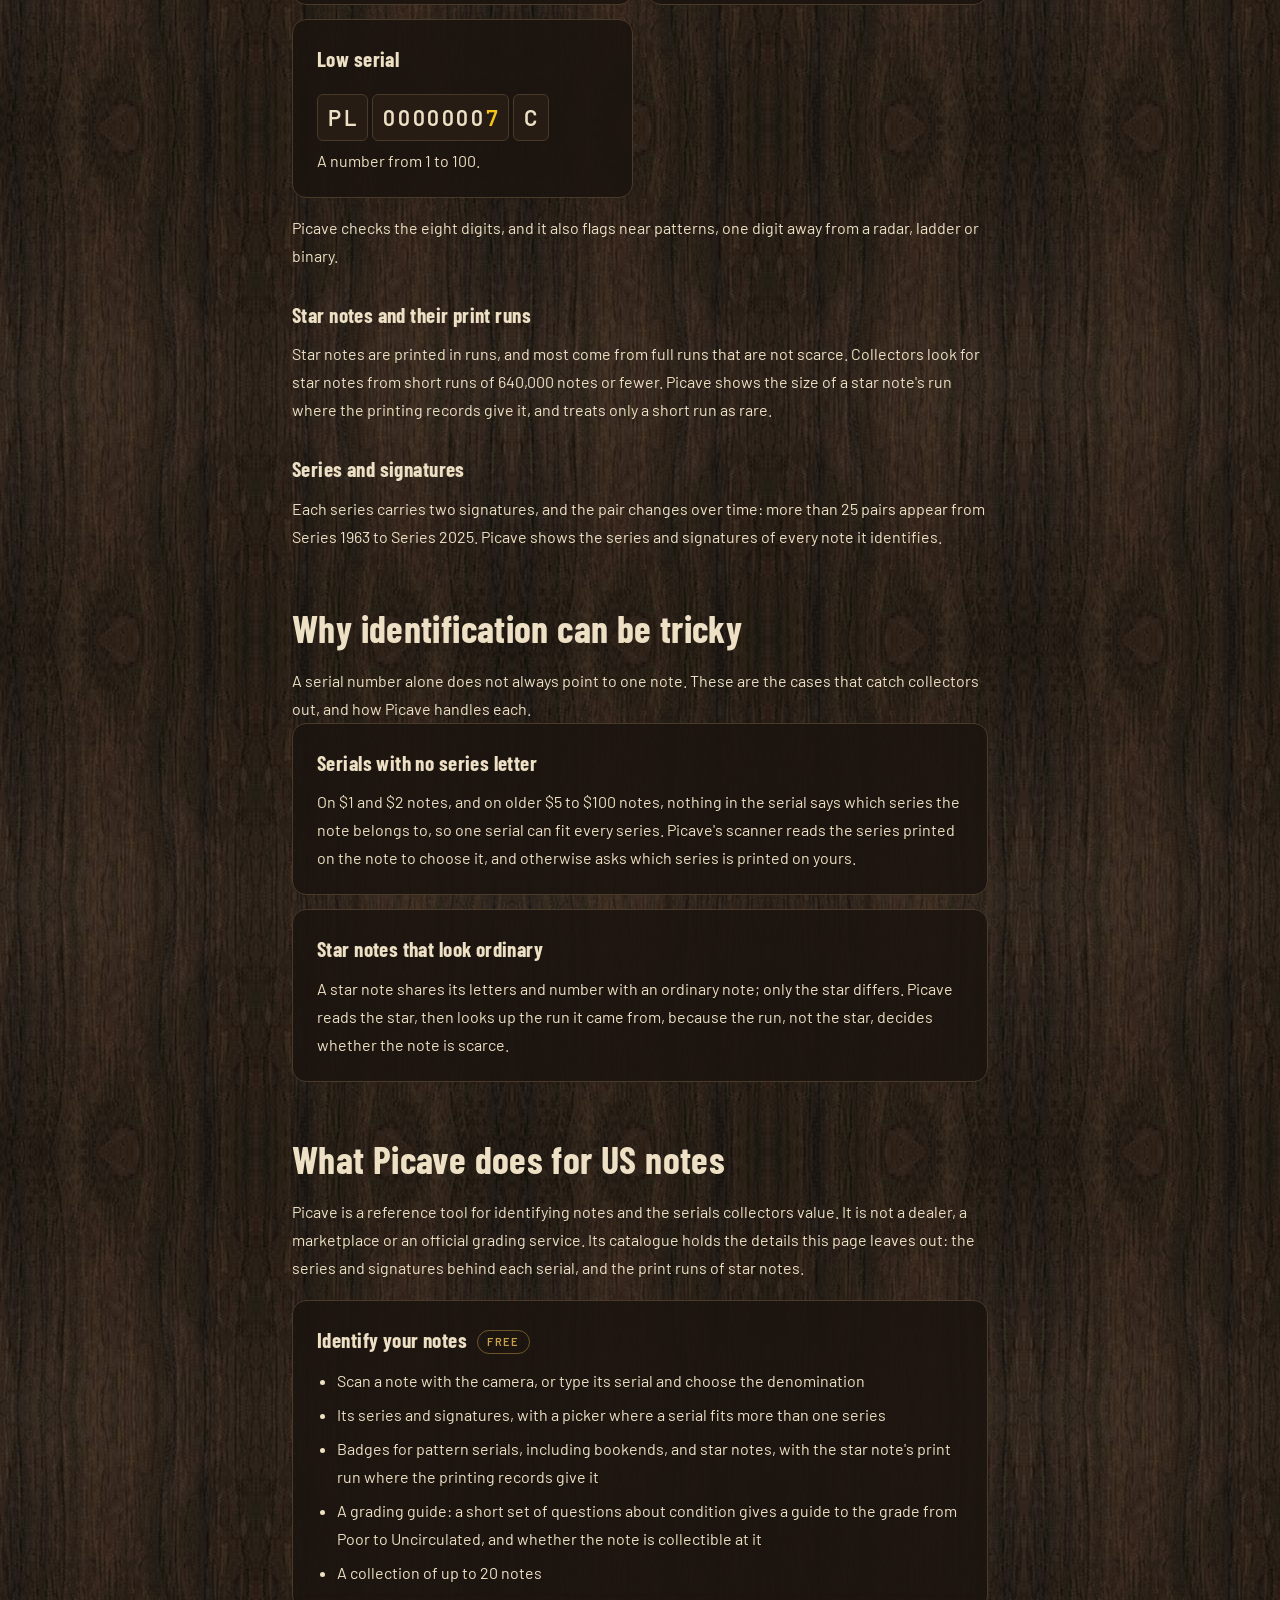
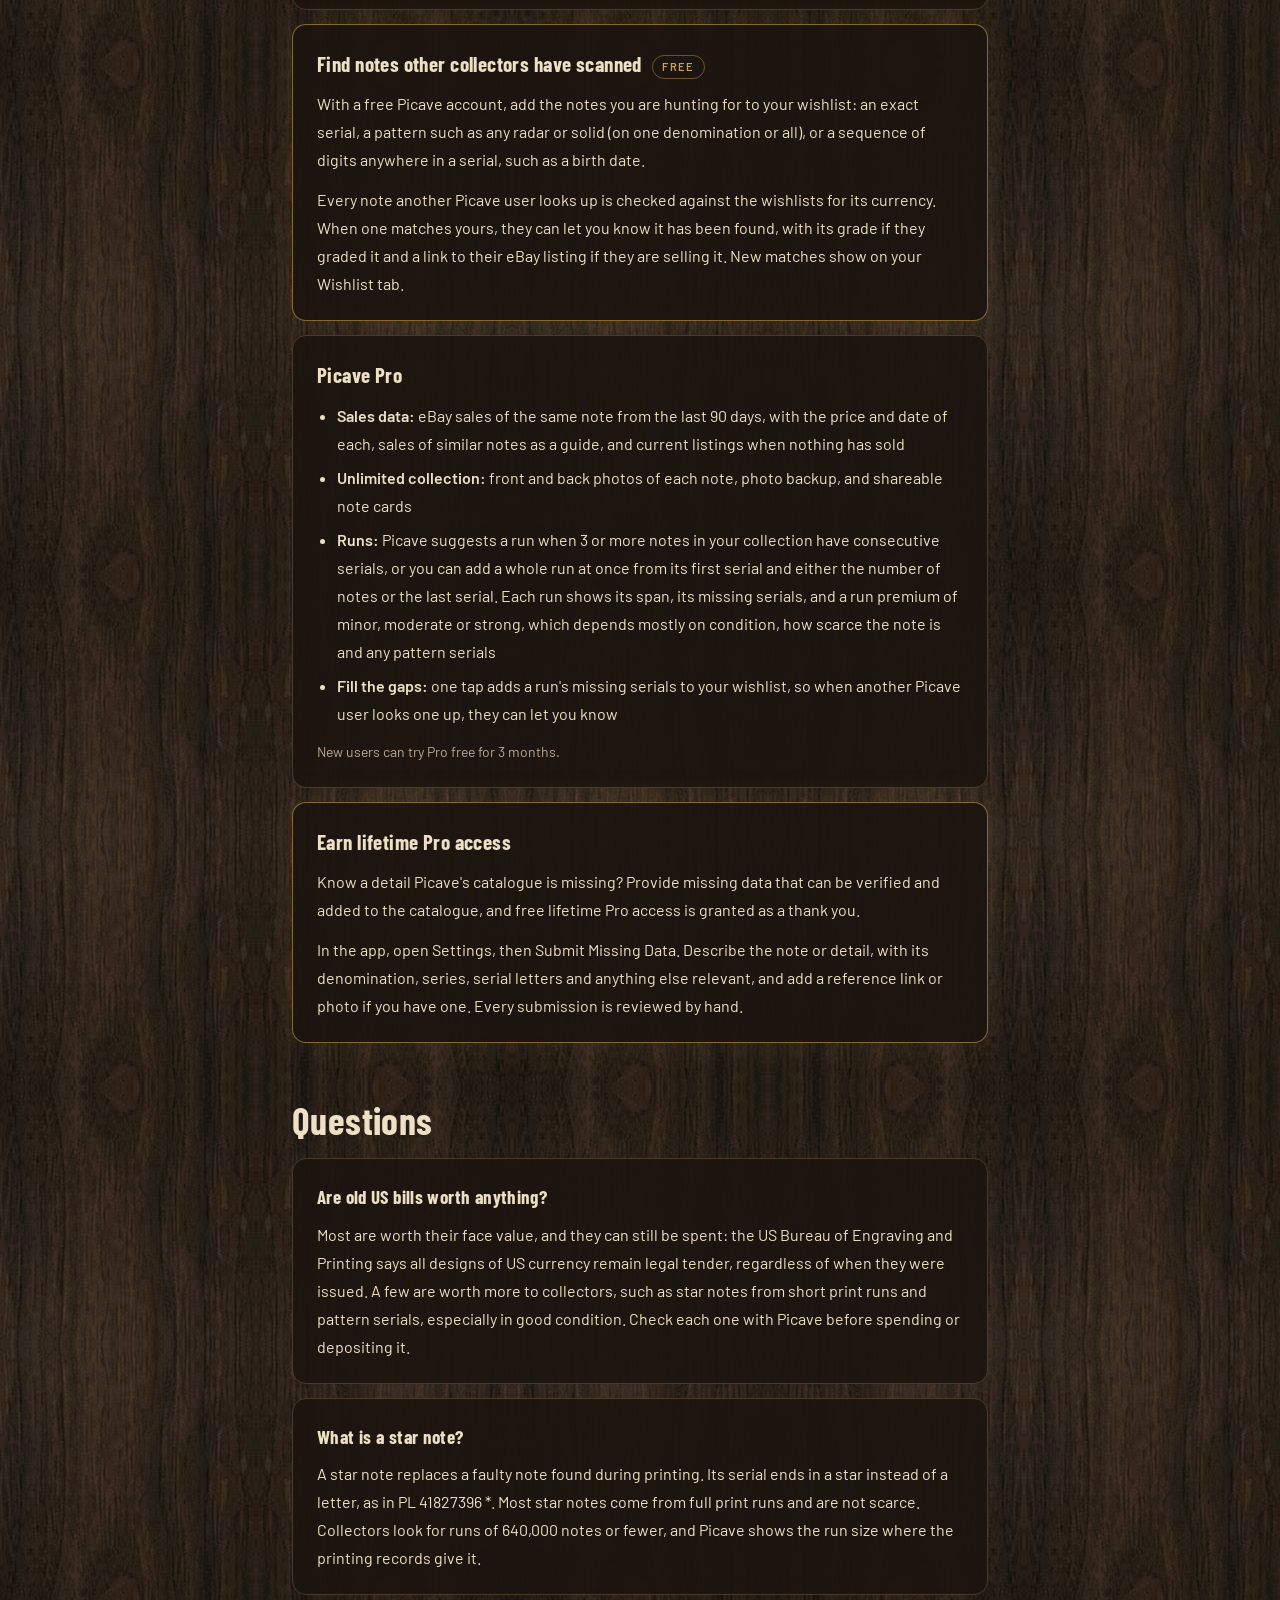
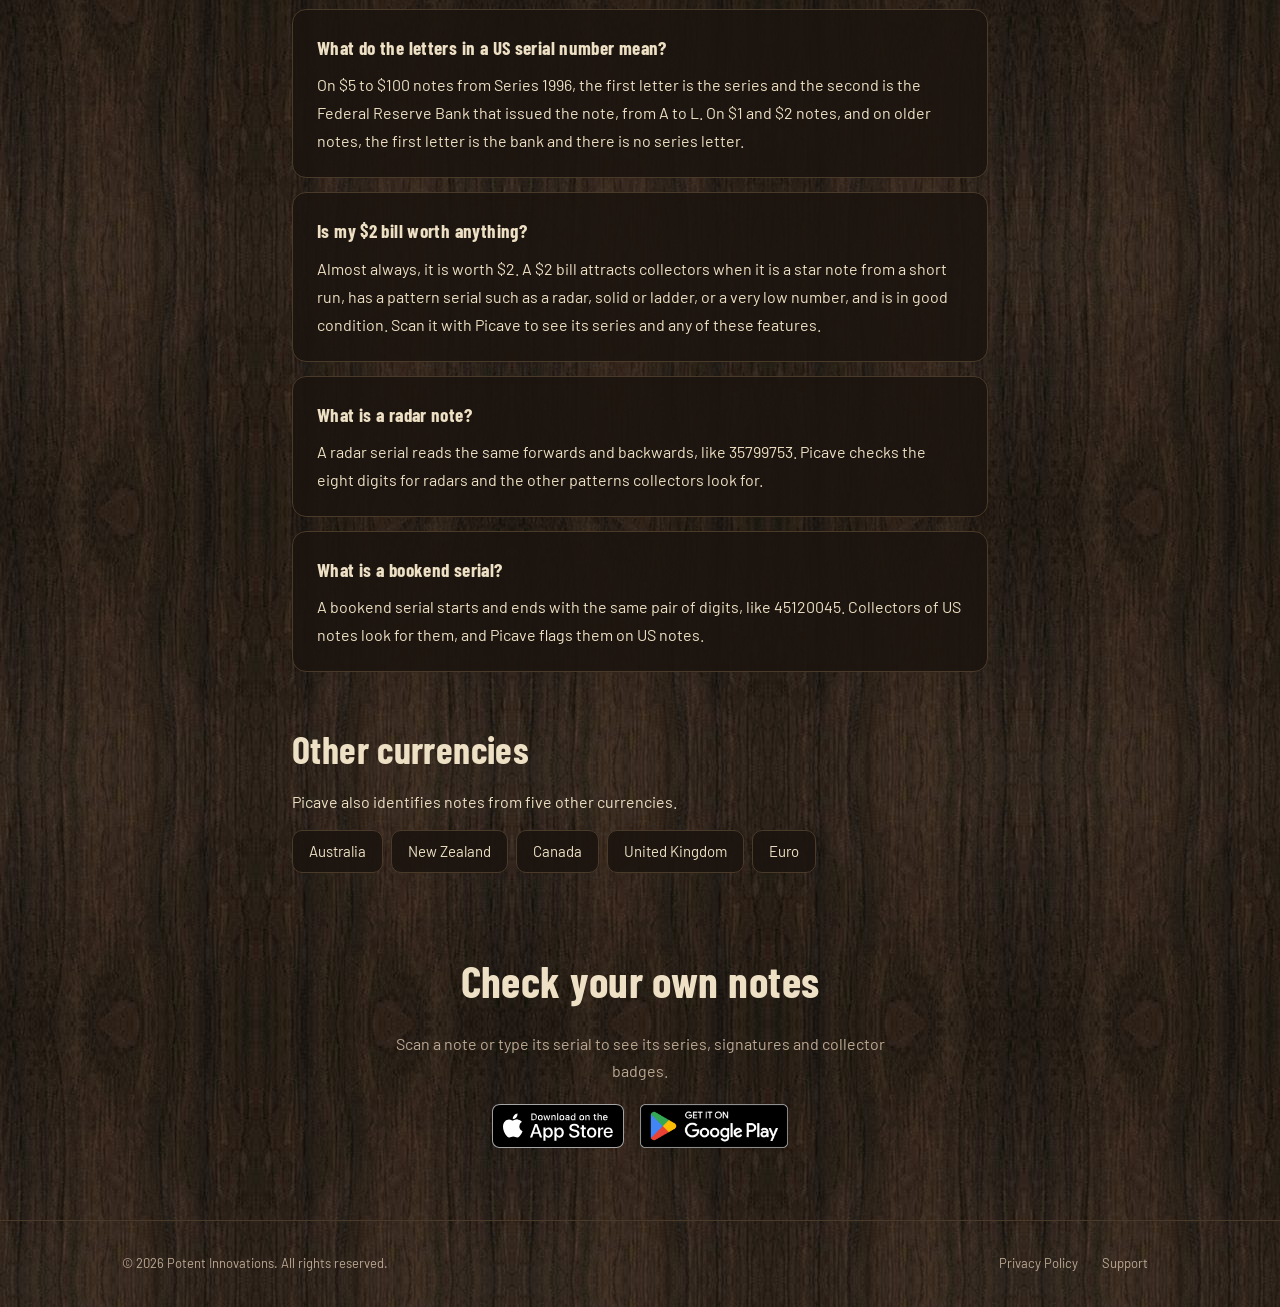
<file: us-banknotes.html>
<!DOCTYPE html>
<html lang="en-AU">
<head>
  <meta charset="UTF-8" />
  <meta name="viewport" content="width=device-width, initial-scale=1.0" />
  <title>US Banknote Serial Numbers Explained | Picave</title>
  <meta name="description" content="How US banknote serial numbers work, what the letters mean, which star notes and serials collectors look for, and how to check your bills with Picave." />
  <link rel="canonical" href="https://potentinnovations.com/us-banknotes" />
  <link rel="icon" type="image/png" href="favicon.png" />
  <link rel="stylesheet" href="styles.css?v=2026-09-20d" />
  <link rel="stylesheet" href="country.css?v=2026-10-24b" />
  <script type="application/ld+json">
{
  "@context": "https://schema.org",
  "@type": "FAQPage",
  "mainEntity": [
    {
      "@type": "Question",
      "name": "Are old US bills worth anything?",
      "acceptedAnswer": {
        "@type": "Answer",
        "text": "Most are worth their face value, and they can still be spent: the US Bureau of Engraving and Printing says all designs of US currency remain legal tender, regardless of when they were issued. A few are worth more to collectors, such as star notes from short print runs and pattern serials, especially in good condition. Check each one with Picave before spending or depositing it."
      }
    },
    {
      "@type": "Question",
      "name": "What is a star note?",
      "acceptedAnswer": {
        "@type": "Answer",
        "text": "A star note replaces a faulty note found during printing. Its serial ends in a star instead of a letter, as in PL 41827396 *. Most star notes come from full print runs and are not scarce. Collectors look for runs of 640,000 notes or fewer, and Picave shows the run size where the printing records give it."
      }
    },
    {
      "@type": "Question",
      "name": "What do the letters in a US serial number mean?",
      "acceptedAnswer": {
        "@type": "Answer",
        "text": "On $5 to $100 notes from Series 1996, the first letter is the series and the second is the Federal Reserve Bank that issued the note, from A to L. On $1 and $2 notes, and on older notes, the first letter is the bank and there is no series letter."
      }
    },
    {
      "@type": "Question",
      "name": "Is my $2 bill worth anything?",
      "acceptedAnswer": {
        "@type": "Answer",
        "text": "Almost always, it is worth $2. A $2 bill attracts collectors when it is a star note from a short run, has a pattern serial such as a radar, solid or ladder, or a very low number, and is in good condition. Scan it with Picave to see its series and any of these features."
      }
    },
    {
      "@type": "Question",
      "name": "What is a radar note?",
      "acceptedAnswer": {
        "@type": "Answer",
        "text": "A radar serial reads the same forwards and backwards, like 35799753. Picave checks the eight digits for radars and the other patterns collectors look for."
      }
    },
    {
      "@type": "Question",
      "name": "What is a bookend serial?",
      "acceptedAnswer": {
        "@type": "Answer",
        "text": "A bookend serial starts and ends with the same pair of digits, like 45120045. Collectors of US notes look for them, and Picave flags them on US notes."
      }
    }
  ]
}
  </script>
</head>
<body class="country-us">

  <nav>
    <div class="nav-tabs">
      <a href="index.html">Home</a>
      <a href="picave.html" class="active">Picave</a>
      <a href="privacy.html">Privacy Policy</a>
      <a href="support.html">Support</a>
    </div>
  </nav>

  <header class="c-hero">
    <p class="c-crumb"><a href="picave.html">Picave</a> &rsaquo; US banknotes</p>
    <h1>US banknote serial numbers: what makes a note collectible</h1>
    <p>Almost every US note, or bill, is worth its face value. A few are worth more to collectors because of the serial number printed on them.</p>
    <p>This page explains how US serials work and what collectors look for. Picave checks each note for you.</p>
    <p class="c-scope">Covers Federal Reserve notes from Series 1963 to Series 2025, $1 to $100. Older types, such as silver certificates, are not covered.</p>
    <div class="cta-group">
      <a href="https://apps.apple.com/app/id6760957578"><img class="store-badge" src="Download_on_the_App_Store_Badge_US-UK_RGB_blk_092917.svg" alt="Download on the App Store" /></a>
      <a href="https://play.google.com/store/apps/details?id=com.potentinnovations.picave"><img class="store-badge" src="GetItOnGooglePlay_Badge_Web_color_English.png" alt="Get it on Google Play" /></a>
    </div>
  </header>

  <div class="c-toc" aria-label="On this page">
    <a href="#found">Checking old notes</a>
    <a href="#serials">How serials work</a>
    <a href="#collectible">What collectors look for</a>
    <a href="#tricky">Why it can be tricky</a>
    <a href="#picave">What Picave does</a>
    <a href="#faq">Questions</a>
  </div>

  <main class="c-article">

    <section class="c-section" id="found">
      <h2>Checking a pile of old notes</h2>
      <p>Check each one before spending or depositing it. Old notes can still be spent: the US Bureau of Engraving and Printing says all designs of US currency remain legal tender, regardless of when they were issued.</p>
      <div class="c-card" style="margin-top:16px">
        <ol class="c-steps">
          <li><strong>Keep notes that were stored together in their original order.</strong> Consecutive serial numbers can form a run, which collectors look at as a set.</li>
          <li><strong>Scan each note with Picave, or type its serial and choose its denomination.</strong> Picave shows the note's series and signatures, with badges for pattern serials and star notes.</li>
          <li><strong>Grade the notes that stand out.</strong> Picave's grading guide asks a short set of questions about the note's condition, then shows whether the note is collectible at that grade.</li>
          <li><strong>Look closely at any star note.</strong> Its scarcity depends on how many were printed in its run, which Picave shows where the printing records give it.</li>
        </ol>
      </div>
    </section>

    <section class="c-section" id="serials">
      <h2>How US serial numbers work</h2>
      <p>Every note has a serial number of letters and eight digits. Where the letters sit depends on the note and the series.</p>

      <div class="c-card">
        <h3>$5 to $100, from Series 1996</h3>
        <div class="serial" aria-label="Example serial PL 41827396 C">
          <span><b>P</b><small>Series</small></span>
          <span><b>L</b><small>Bank</small></span>
          <span><b>41827396</b><small>Number</small></span>
          <span><b>C</b><small>Suffix</small></span>
        </div>
        <p>Two letters, eight digits and a letter, as on this made-up Series 2017A $20. The first letter is the series, and the second is the Federal Reserve Bank that issued the note, from A to L.</p>
      </div>

      <div class="c-card">
        <h3>$1 and $2 notes, and older $5 to $100</h3>
        <div class="serial" aria-label="Example serial L 41827396 D">
          <span><b>L</b><small>Bank</small></span>
          <span><b>41827396</b><small>Number</small></span>
          <span><b>D</b><small>Suffix</small></span>
        </div>
        <p>One letter, eight digits and a letter, as on this made-up $1. The first letter is the Federal Reserve Bank. There is no series letter, so the series has to be read from the front of the note, where it is printed.</p>
      </div>

      <div class="c-card">
        <h3>Star notes</h3>
        <div class="serial" aria-label="Example star note serial PL 41827396 star">
          <span><b>PL</b></span>
          <span><b>41827396</b></span>
          <span><b><mark>*</mark></b><small>Star</small></span>
        </div>
        <p>A star in place of the last letter marks a star note, printed to replace a faulty note found during printing.</p>
      </div>
    </section>

    <section class="c-section" id="collectible">
      <h2>What collectors look for</h2>
      <p>Condition comes first. Picave's catalogue records the lowest grade at which each note attracts collectors, and for almost every US series that is Extremely Fine. Once a note is graded, Picave shows whether it is collectible at that grade, or the grade it would need.</p>

      <h3>Pattern serials</h3>
      <p>A serial whose eight digits form a pattern is the best-known kind of collectible. These examples are made up, using a real series and bank.</p>
      <div class="c-grid">
        <div class="c-card">
          <h3>Radar</h3>
          <div class="serial" aria-label="Example serial PL 35799753 C">
          <span><b>PL</b></span>
          <span><b><mark>35799753</mark></b></span>
          <span><b>C</b></span>
        </div>
          <p>Reads the same forwards and backwards.</p>
        </div>
        <div class="c-card">
          <h3>Repeater</h3>
          <div class="serial" aria-label="Example serial PL 41824182 C">
          <span><b>PL</b></span>
          <span><b><mark>4182</mark>4182</b></span>
          <span><b>C</b></span>
        </div>
          <p>The first half of the number repeats in the second half.</p>
        </div>
        <div class="c-card">
          <h3>Solid</h3>
          <div class="serial" aria-label="Example serial PL 77777777 C">
          <span><b>PL</b></span>
          <span><b><mark>77777777</mark></b></span>
          <span><b>C</b></span>
        </div>
          <p>Every digit is the same. Rare.</p>
        </div>
        <div class="c-card">
          <h3>Ladder</h3>
          <div class="serial" aria-label="Example serial PL 12345678 C">
          <span><b>PL</b></span>
          <span><b><mark>12345678</mark></b></span>
          <span><b>C</b></span>
        </div>
          <p>The digits climb or fall one step at a time.</p>
        </div>
        <div class="c-card">
          <h3>Binary</h3>
          <div class="serial" aria-label="Example serial PL 16611611 C">
          <span><b>PL</b></span>
          <span><b><mark>16611611</mark></b></span>
          <span><b>C</b></span>
        </div>
          <p>The number uses only two different digits.</p>
        </div>
        <div class="c-card">
          <h3>Bookend</h3>
          <div class="serial" aria-label="Example serial PL 45120045 C">
          <span><b>PL</b></span>
          <span><b><mark>45</mark>1200<mark>45</mark></b></span>
          <span><b>C</b></span>
        </div>
          <p>Starts and ends with the same pair of digits.</p>
        </div>
        <div class="c-card">
          <h3>Low serial</h3>
          <div class="serial" aria-label="Example serial PL 00000007 C">
          <span><b>PL</b></span>
          <span><b>0000000<mark>7</mark></b></span>
          <span><b>C</b></span>
        </div>
          <p>A number from 1 to 100.</p>
        </div>
      </div>
      <p style="margin-top:16px">Picave checks the eight digits, and it also flags near patterns, one digit away from a radar, ladder or binary.</p>

      <h3>Star notes and their print runs</h3>
      <p>Star notes are printed in runs, and most come from full runs that are not scarce. Collectors look for star notes from short runs of 640,000 notes or fewer. Picave shows the size of a star note's run where the printing records give it, and treats only a short run as rare.</p>

      <h3>Series and signatures</h3>
      <p>Each series carries two signatures, and the pair changes over time: more than 25 pairs appear from Series 1963 to Series 2025. Picave shows the series and signatures of every note it identifies.</p>
    </section>

    <section class="c-section" id="tricky">
      <h2>Why identification can be tricky</h2>
      <p>A serial number alone does not always point to one note. These are the cases that catch collectors out, and how Picave handles each.</p>
      <div class="c-card">
        <h3>Serials with no series letter</h3>
        <p>On $1 and $2 notes, and on older $5 to $100 notes, nothing in the serial says which series the note belongs to, so one serial can fit every series. Picave's scanner reads the series printed on the note to choose it, and otherwise asks which series is printed on yours.</p>
      </div>

      <div class="c-card">
        <h3>Star notes that look ordinary</h3>
        <p>A star note shares its letters and number with an ordinary note; only the star differs. Picave reads the star, then looks up the run it came from, because the run, not the star, decides whether the note is scarce.</p>
      </div>
    </section>

    <section class="c-section" id="picave">
      <h2>What Picave does for US notes</h2>
      <p>Picave is a reference tool for identifying notes and the serials collectors value. It is not a dealer, a marketplace or an official grading service. Its catalogue holds the details this page leaves out: the series and signatures behind each serial, and the print runs of star notes.</p>

      <div class="c-card" style="margin-top:18px">
        <h3>Identify your notes <span class="c-tag">Free</span></h3>
        <ul>
          <li>Scan a note with the camera, or type its serial and choose the denomination</li>
          <li>Its series and signatures, with a picker where a serial fits more than one series</li>
          <li>Badges for pattern serials, including bookends, and star notes, with the star note's print run where the printing records give it</li>
          <li>A grading guide: a short set of questions about condition gives a guide to the grade from Poor to Uncirculated, and whether the note is collectible at it</li>
          <li>A collection of up to 20 notes</li>
        </ul>
      </div>

      <div class="c-card c-feature">
        <h3>Find notes other collectors have scanned <span class="c-tag">Free</span></h3>
        <p>With a free Picave account, add the notes you are hunting for to your wishlist: an exact serial, a pattern such as any radar or solid (on one denomination or all), or a sequence of digits anywhere in a serial, such as a birth date.</p>
        <p>Every note another Picave user looks up is checked against the wishlists for its currency. When one matches yours, they can let you know it has been found, with its grade if they graded it and a link to their eBay listing if they are selling it. New matches show on your Wishlist tab.</p>
      </div>

      <div class="c-card">
        <h3>Picave Pro</h3>
        <ul>
          <li><strong>Sales data:</strong> eBay sales of the same note from the last 90 days, with the price and date of each, sales of similar notes as a guide, and current listings when nothing has sold</li>
          <li><strong>Unlimited collection:</strong> front and back photos of each note, photo backup, and shareable note cards</li>
          <li><strong>Runs:</strong> Picave suggests a run when 3 or more notes in your collection have consecutive serials, or you can add a whole run at once from its first serial and either the number of notes or the last serial. Each run shows its span, its missing serials, and a run premium of minor, moderate or strong, which depends mostly on condition, how scarce the note is and any pattern serials</li>
          <li><strong>Fill the gaps:</strong> one tap adds a run's missing serials to your wishlist, so when another Picave user looks one up, they can let you know</li>
        </ul>
        <p class="c-note" style="margin-top:12px">New users can try Pro free for 3 months.</p>
      </div>

      <div class="c-card c-feature">
        <h3>Earn lifetime Pro access</h3>
        <p>Know a detail Picave's catalogue is missing? Provide missing data that can be verified and added to the catalogue, and free lifetime Pro access is granted as a thank you.</p>
        <p>In the app, open Settings, then Submit Missing Data. Describe the note or detail, with its denomination, series, serial letters and anything else relevant, and add a reference link or photo if you have one. Every submission is reviewed by hand.</p>
      </div>
    </section>

    <section class="c-section c-faq" id="faq">
      <h2>Questions</h2>
      <div class="c-card">
        <h3>Are old US bills worth anything?</h3>
        <p>Most are worth their face value, and they can still be spent: the US Bureau of Engraving and Printing says all designs of US currency remain legal tender, regardless of when they were issued. A few are worth more to collectors, such as star notes from short print runs and pattern serials, especially in good condition. Check each one with Picave before spending or depositing it.</p>
      </div>
      <div class="c-card">
        <h3>What is a star note?</h3>
        <p>A star note replaces a faulty note found during printing. Its serial ends in a star instead of a letter, as in PL 41827396 *. Most star notes come from full print runs and are not scarce. Collectors look for runs of 640,000 notes or fewer, and Picave shows the run size where the printing records give it.</p>
      </div>
      <div class="c-card">
        <h3>What do the letters in a US serial number mean?</h3>
        <p>On $5 to $100 notes from Series 1996, the first letter is the series and the second is the Federal Reserve Bank that issued the note, from A to L. On $1 and $2 notes, and on older notes, the first letter is the bank and there is no series letter.</p>
      </div>
      <div class="c-card">
        <h3>Is my $2 bill worth anything?</h3>
        <p>Almost always, it is worth $2. A $2 bill attracts collectors when it is a star note from a short run, has a pattern serial such as a radar, solid or ladder, or a very low number, and is in good condition. Scan it with Picave to see its series and any of these features.</p>
      </div>
      <div class="c-card">
        <h3>What is a radar note?</h3>
        <p>A radar serial reads the same forwards and backwards, like 35799753. Picave checks the eight digits for radars and the other patterns collectors look for.</p>
      </div>
      <div class="c-card">
        <h3>What is a bookend serial?</h3>
        <p>A bookend serial starts and ends with the same pair of digits, like 45120045. Collectors of US notes look for them, and Picave flags them on US notes.</p>
      </div>
    </section>

    <section class="c-section" id="other">
      <h2>Other currencies</h2>
      <p>Picave also identifies notes from five other currencies.</p>
      <div class="c-others">
        <a href="australian-banknotes.html">Australia</a>
        <a href="new-zealand-banknotes.html">New Zealand</a>
        <a href="canadian-banknotes.html">Canada</a>
        <a href="uk-banknotes.html">United Kingdom</a>
        <a href="euro-banknotes.html">Euro</a>
      </div>
    </section>

  </main>

  <section class="c-cta">
    <h2 class="section-title">Check your own notes</h2>
    <p>Scan a note or type its serial to see its series, signatures and collector badges.</p>
    <div class="cta-group">
      <a href="https://apps.apple.com/app/id6760957578"><img class="store-badge" src="Download_on_the_App_Store_Badge_US-UK_RGB_blk_092917.svg" alt="Download on the App Store" /></a>
      <a href="https://play.google.com/store/apps/details?id=com.potentinnovations.picave"><img class="store-badge" src="GetItOnGooglePlay_Badge_Web_color_English.png" alt="Get it on Google Play" /></a>
    </div>
  </section>

  <div class="footer-wrap">
    <footer>
      <p>&copy; 2026 Potent Innovations. All rights reserved.</p>
      <div class="footer-nav">
        <a href="privacy.html">Privacy Policy</a>
        <a href="support.html">Support</a>
      </div>
    </footer>
  </div>

  <!-- Cloudflare Web Analytics --><script type='module' src='https://static.cloudflareinsights.com/beacon.min.js' data-cf-beacon='{"token": "f02f73106be443189c453249bf80784f"}'></script><!-- End Cloudflare Web Analytics -->
</body>
</html>
</file>
<file: styles.css>
@import url('https://fonts.googleapis.com/css2?family=Barlow+Condensed:wght@500;600;700&family=Barlow:wght@400;500;600&display=swap');

*, *::before, *::after { box-sizing: border-box; margin: 0; padding: 0; }

:root {
  /* The app's own palette, from its global.css, so the site and the app read as
     one product. The gold and the cream text were already shared. */
  --bg:       #050e07;
  --surface:  #0a1510;
  --surface2: #0f1e14;
  --border:   #273d2c;
  --gold:     #c9a84c;
  --text:     #ede0c4;
  /* The app's muted green, lifted a little: on the lightest part of the page
     background the app's own #7a9080 fell to 3.9:1, under the 4.5:1 minimum
     for body text. This measures 5.1:1 there and 7.1:1 on a card. */
  --muted:    #8fa596;
  --nav-h:    64px;
  /* Headings. Barlow Condensed replaced Cinzel, whose Roman capitals read as
     formal and dated beside the app, which now uses each device's own font. */
  --display:  'Barlow Condensed', 'Barlow', system-ui, sans-serif;
}

body {
  background: radial-gradient(ellipse 120% 120% at 50% 26%, #1b3421 0%, #14291a 30%, #0e2012 65%, #091708 100%);
  background-attachment: fixed;
  color: var(--text);
  color-scheme: dark;
  font-family: 'Barlow', sans-serif;
  font-size: 16px;
  line-height: 1.65;
  min-height: 100vh;
}

/* A fixed background stutters, or is ignored outright, on some mobile browsers. */
@media (max-width: 700px) {
  body { background-attachment: scroll; }
}

/* Keyboard focus was left to each browser's default, which is hard to see on a
   dark background. */
a:focus-visible,
button:focus-visible,
summary:focus-visible {
  outline: 2px solid var(--gold);
  outline-offset: 3px;
  border-radius: 10px;
}

body::before {
  content: '';
  position: fixed;
  inset: 0;
  background:
    radial-gradient(ellipse 60% 60% at 0% 100%, rgba(24,84,40,0.42) 0%, transparent 60%),
    radial-gradient(ellipse 60% 60% at 100% 100%, rgba(24,84,40,0.42) 0%, transparent 60%),
    radial-gradient(ellipse 40% 40% at 0% 0%, rgba(24,84,40,0.26) 0%, transparent 50%),
    radial-gradient(ellipse 40% 40% at 100% 0%, rgba(24,84,40,0.26) 0%, transparent 50%);
  pointer-events: none;
  z-index: 0;
}

/* TEXTURE
   Leather grain over the whole background, under the content. The tile is
   generated in code (a 512px seamless tile of spectral noise) rather than
   drawn, because the edges have to line up exactly or the repeat shows as a
   grid. Soft-light means the grey tile only lightens and darkens the green
   underneath instead of greying it out. Raise the opacity for more grain. */
body::after {
  content: '';
  position: fixed;
  inset: 0;
  background-image: url('texture.png');
  background-repeat: repeat;
  background-size: 512px 512px;
  opacity: 0.85;
  mix-blend-mode: soft-light;
  pointer-events: none;
  z-index: 0;
}

/* NAV */
nav {
  position: sticky;
  top: 0;
  z-index: 100;
  /* Was a fixed height with tabs that could not wrap, so four tabs ran off the
     side of a narrow phone. */
  min-height: var(--nav-h);
  background: rgba(5,14,7,0.92);
  backdrop-filter: blur(16px);
  border-bottom: 1px solid var(--border);
  display: flex;
  align-items: center;
  justify-content: center;
  padding: 0 32px;
  gap: 12px;
}

.nav-tabs { display: flex; gap: 2px; flex-wrap: wrap; justify-content: center; }

.nav-tabs a {
  text-decoration: none;
  color: var(--muted);
  font-size: 14px;
  font-weight: 500;
  padding: 8px 16px;
  border-radius: 8px;
  transition: color 0.15s, background 0.15s;
}

.nav-tabs a:hover { color: var(--text); background: rgba(237,224,196,0.05); }
.nav-tabs a.active { color: var(--gold); background: rgba(201,168,76,0.08); }

/* BUTTONS */
/* The chrome gradient and bevelled border this replaces belonged to a different
   era and sat oddly against the flat dark cards. */
.btn {
  display: inline-flex;
  align-items: center;
  justify-content: center;
  background: rgba(201,168,76,0.14);
  color: var(--text);
  font-family: 'Barlow', sans-serif;
  font-weight: 600;
  font-size: 14px;
  letter-spacing: 0.02em;
  padding: 12px 18px;
  border-radius: 12px;
  text-decoration: none;
  border: 1px solid rgba(201,168,76,0.35);
  box-shadow: 0 10px 24px rgba(0,0,0,0.35);
  transition: background 0.15s, border-color 0.15s, transform 0.1s;
}

.btn:hover {
  background: rgba(201,168,76,0.18);
  border-color: rgba(201,168,76,0.45);
  transform: translateY(-1px);
}

/* STORE BADGES */
.store-badge { display: block; height: 44px; width: auto; transition: opacity 0.15s, transform 0.1s; }
.store-badge:hover { opacity: 0.82; transform: translateY(-1px); }

/* SHARED SECTION ELEMENTS */
.divider { position: relative; z-index: 1; border: none; border-top: 1px solid var(--border); margin: 0 32px; }

.section { position: relative; z-index: 1; padding: 72px 32px; max-width: 1100px; margin: 0 auto; }

.section-label {
  font-family: var(--display);
  font-size: 11px;
  font-weight: 400;
  letter-spacing: 0.3em;
  text-transform: uppercase;
  color: var(--gold);
  margin-bottom: 12px;
}

.section-title {
  font-family: var(--display);
  font-size: clamp(26px, 4.2vw, 44px);
  font-weight: 700;
  letter-spacing: 0.01em;
  color: var(--text);
  margin-bottom: 14px;
}

.section-sub { font-size: 16px; color: var(--muted); max-width: 480px; line-height: 1.7; margin-bottom: 48px; }

/* Side padding on a narrow phone, where 32px left too little room for the
   cards themselves. */
@media (max-width: 420px) {
  .section, .page-header { padding-left: 16px; padding-right: 16px; }
  .divider { margin: 0 16px; }
  footer { padding-left: 16px; padding-right: 16px; }
  nav { padding: 10px 12px; }
  .nav-tabs a { padding: 8px 12px; font-size: 13px; }
}

/* PAGE HEADER (privacy, support) */
.page-header {
  position: relative;
  z-index: 1;
  padding: 64px 32px 40px;
  max-width: 760px;
  margin: 0 auto;
  border-bottom: 1px solid var(--border);
}

.eyebrow {
  display: inline-block;
  font-family: var(--display);
  font-size: 11px;
  font-weight: 400;
  letter-spacing: 0.3em;
  text-transform: uppercase;
  color: var(--gold);
  border: 1px solid rgba(201,168,76,0.3);
  padding: 5px 16px;
  border-radius: 100px;
  margin-bottom: 16px;
}

.page-header h1 {
  font-family: var(--display);
  font-size: clamp(30px, 5.2vw, 48px);
  font-weight: 700;
  letter-spacing: 0.01em;
  color: var(--text);
  margin-bottom: 10px;
}

/* FOOTER */
.footer-wrap { position: relative; z-index: 1; border-top: 1px solid var(--border); }

footer {
  padding: 28px 32px;
  display: flex;
  align-items: center;
  justify-content: space-between;
  flex-wrap: wrap;
  gap: 16px;
  max-width: 1100px;
  margin: 0 auto;
}

footer p { font-size: 13px; color: var(--muted); }

.footer-nav { display: flex; gap: 4px; }

.footer-nav a { font-size: 13px; color: var(--muted); text-decoration: none; padding: 4px 10px; border-radius: 6px; transition: color 0.15s; }
.footer-nav a:hover { color: var(--text); }
</file>
<file: country.css>
/* COUNTRY PAGES
   One page per currency, each dressed like the app is for that country. The
   colours are the app's own: the top and bottom of each country's tab bar
   (app/(tabs)/_layout.tsx, BAR_THEMES), which were taken from its background,
   and the frame gold. The textures and the phone header are cut from the app's
   background images, so the leather or wood is the same material.

   On a phone the header shows the top of the app's carved panel, as the app
   does. On a wider screen the panel would have to be stretched past its 736 px
   and its carvings would sit behind the heading, so the header is framed in
   gold instead and the material carries the page. */

body[class*="country-"] {
  --frame: #c9a24a;
  --hi: #f5c518;
  background-color: var(--c-bottom);
  background-repeat: repeat;
  background-size: 512px 512px;
  background-attachment: scroll;
}

/* The site's generated grain and corner glow are for its own green; the real
   material replaces them here. A soft vignette stands in for the app's
   gradient over its background. */
body[class*="country-"]::after { display: none; }
body[class*="country-"]::before {
  background: radial-gradient(ellipse 110% 90% at 50% 30%, transparent 40%, var(--c-vignette) 100%);
}

body.country-au {
  --c-top: #0c1c10; --c-bottom: #061008; --c-vignette: rgba(3,8,4,0.55);
  --bg: #061008; --surface: rgba(8,20,11,0.9); --surface2: rgba(12,28,16,0.92);
  --border: #2b4331; --text: #ede0c4; --muted: #9fb2a4; --gold: #c9a24a;
  --nav-bg: rgba(6,16,8,0.94);
}
body.country-au { background-image: url('tile-au.jpg'); }

body.country-nz {
  --c-top: #181714; --c-bottom: #0a0a08; --c-vignette: rgba(0,0,0,0.6);
  --bg: #0a0a08; --surface: rgba(16,15,13,0.9); --surface2: rgba(24,23,20,0.92);
  --border: #3a3832; --text: #ede0c4; --muted: #aeaba2; --gold: #c9a24a;
  --nav-bg: rgba(10,10,8,0.94);
}
body.country-nz { background-image: url('tile-nz.jpg'); }

/* Canada's background is cream, so the page is light, with the app's dark
   brown text and deeper gold, as on its cream tab bar. */
body.country-ca {
  --c-top: #eae4d8; --c-bottom: #d6cec0; --c-vignette: rgba(120,100,70,0.18);
  --bg: #d6cec0; --surface: rgba(250,247,240,0.92); --surface2: rgba(243,238,228,0.95);
  --border: #c2b49c; --text: #2c1a08; --muted: #5e4636; --gold: #5c4106;
  --hi: #8a630c; --nav-bg: rgba(234,228,216,0.95);
  color-scheme: light;
}
body.country-ca { background-image: url('tile-ca.jpg'); }

body.country-uk {
  --c-top: #2a1b11; --c-bottom: #160e09; --c-vignette: rgba(8,4,2,0.55);
  --bg: #160e09; --surface: rgba(30,20,13,0.9); --surface2: rgba(42,27,17,0.92);
  --border: #4a3524; --text: #ede0c4; --muted: #bfa892; --gold: #c9a24a;
  --nav-bg: rgba(22,14,9,0.94);
}
body.country-uk { background-image: url('tile-uk.jpg'); }

body.country-us {
  --c-top: #281e15; --c-bottom: #140f0b; --c-vignette: rgba(8,5,3,0.55);
  --bg: #140f0b; --surface: rgba(28,21,15,0.9); --surface2: rgba(40,30,21,0.92);
  --border: #4a3a2a; --text: #ede0c4; --muted: #bba893; --gold: #c9a24a;
  --nav-bg: rgba(20,15,11,0.94);
}
body.country-us { background-image: url('tile-us.jpg'); }

body.country-eu {
  --c-top: #32302d; --c-bottom: #1e1d1b; --c-vignette: rgba(0,0,0,0.5);
  --bg: #1e1d1b; --surface: rgba(30,29,27,0.9); --surface2: rgba(44,42,39,0.92);
  --border: #4a4843; --text: #ede0c4; --muted: #b6b3ac; --gold: #d9b25a;
  --nav-bg: rgba(30,29,27,0.94);
}
body.country-eu { background-image: url('tile-eu.jpg'); }

body[class*="country-"] nav { background: var(--nav-bg); }
body[class*="country-"] .nav-tabs a:hover { background: color-mix(in srgb, var(--text) 6%, transparent); }
body[class*="country-"] .nav-tabs a.active { color: var(--gold); background: color-mix(in srgb, var(--gold) 12%, transparent); }
body.country-ca .nav-tabs a { color: var(--muted); }

/* HEADER */
.c-hero {
  position: relative;
  z-index: 1;
  max-width: 1040px;
  margin: 40px auto 0;
  padding: 64px 48px 56px;
  text-align: center;
  border: 2px solid var(--frame);
  border-radius: 4px;
  outline: 1px solid color-mix(in srgb, var(--frame) 55%, transparent);
  outline-offset: -12px;
  background: linear-gradient(180deg, color-mix(in srgb, var(--c-top) 55%, transparent), color-mix(in srgb, var(--c-bottom) 80%, transparent));
}

.c-crumb { font-size: 13px; color: var(--muted); margin-bottom: 18px; }
.c-crumb a { color: var(--muted); text-decoration: underline; text-underline-offset: 3px; }
.c-crumb a:hover { color: var(--text); }

.c-hero h1 {
  font-family: var(--display);
  font-size: clamp(32px, 5.6vw, 56px);
  font-weight: 700;
  line-height: 1.1;
  letter-spacing: 0.01em;
  color: var(--text);
  max-width: 820px;
  margin: 0 auto 20px;
  text-wrap: balance;
}

.c-hero p { font-size: 17px; color: var(--text); max-width: 620px; margin: 0 auto 14px; line-height: 1.7; }
.c-hero .c-scope { font-size: 14px; color: var(--muted); margin-bottom: 28px; }
.c-hero .cta-group { display: flex; gap: 16px; flex-wrap: wrap; justify-content: center; align-items: center; }

/* On a phone the header is the top of the app's own panel. */
@media (max-width: 640px) {
  .c-hero {
    margin: 0;
    padding: 56px 22px 48px;
    border: none;
    outline: none;
    border-radius: 0;
    background-size: 100% auto;
    background-position: top center;
    background-repeat: no-repeat;
  }
  .country-au .c-hero { background-image: linear-gradient(180deg, rgba(6,16,8,0.35) 0%, rgba(6,16,8,0.62) 55%, var(--c-bottom) 100%), url('panel-au.jpg'); }
  .country-nz .c-hero { background-image: linear-gradient(180deg, rgba(10,10,8,0.35) 0%, rgba(10,10,8,0.62) 55%, var(--c-bottom) 100%), url('panel-nz.jpg'); }
  .country-ca .c-hero { background-image: linear-gradient(180deg, rgba(234,228,216,0.35) 0%, rgba(234,228,216,0.7) 55%, var(--c-bottom) 100%), url('panel-ca.jpg'); }
  .country-uk .c-hero { background-image: linear-gradient(180deg, rgba(22,14,9,0.35) 0%, rgba(22,14,9,0.62) 55%, var(--c-bottom) 100%), url('panel-uk.jpg'); }
  .country-us .c-hero { background-image: linear-gradient(180deg, rgba(20,15,11,0.35) 0%, rgba(20,15,11,0.62) 55%, var(--c-bottom) 100%), url('panel-us.jpg'); }
  .country-eu .c-hero { background-image: linear-gradient(180deg, rgba(30,29,27,0.35) 0%, rgba(30,29,27,0.62) 55%, var(--c-bottom) 100%), url('panel-eu.jpg'); }
  .c-hero p { font-size: 16px; }
}

/* CONTENTS */
.c-toc {
  position: relative; z-index: 1;
  max-width: 760px; margin: 32px auto 0; padding: 0 32px;
  display: flex; flex-wrap: wrap; gap: 8px; justify-content: center;
}
.c-toc a {
  font-size: 14px; color: var(--text); text-decoration: none;
  padding: 6px 14px; border-radius: 100px;
  border: 1px solid var(--border); background: var(--surface);
}
.c-toc a:hover { border-color: var(--gold); }

/* ARTICLE */
.c-article { position: relative; z-index: 1; max-width: 760px; margin: 0 auto; padding: 24px 32px 16px; }
.c-section { padding-top: 56px; scroll-margin-top: calc(var(--nav-h) + 16px); }
.c-section > h2 {
  font-family: var(--display);
  font-size: clamp(26px, 4vw, 38px);
  font-weight: 700;
  letter-spacing: 0.01em;
  line-height: 1.15;
  color: var(--text);
  margin-bottom: 16px;
  text-wrap: balance;
}
.c-section h3 {
  font-family: var(--display);
  font-size: 21px;
  font-weight: 700;
  letter-spacing: 0.02em;
  color: var(--text);
  margin: 28px 0 8px;
}
.c-section p, .c-section li { font-size: 16px; color: var(--text); line-height: 1.75; }
.c-section p + p { margin-top: 12px; }
.c-section ul { margin: 10px 0 0 20px; display: flex; flex-direction: column; gap: 6px; }
.c-section a { color: var(--gold); text-underline-offset: 3px; }
.c-note { font-size: 14px !important; color: var(--muted) !important; }

.c-card {
  background: var(--surface);
  border: 1px solid var(--border);
  border-radius: 14px;
  padding: 22px 24px;
}
.c-card + .c-card { margin-top: 14px; }
.c-card h3 { margin-top: 0; }

.c-grid { display: grid; grid-template-columns: repeat(auto-fill, minmax(min(300px, 100%), 1fr)); gap: 14px; margin-top: 18px; }
.c-grid .c-card + .c-card { margin-top: 0; }

/* SERIAL GRAPHICS
   Made-up serials set as text, never a picture of a note. Each one is checked
   against Picave's catalogue so it is a serial that could exist. */
.serial {
  display: inline-flex; flex-wrap: wrap; align-items: flex-start; gap: 4px;
  margin: 10px 0 6px;
  font-family: 'Barlow', sans-serif;
  font-variant-numeric: tabular-nums;
}
.serial span { display: inline-flex; flex-direction: column; align-items: center; }
.serial b {
  font-weight: 600; font-size: 22px; letter-spacing: 0.12em;
  color: var(--text);
  padding: 4px 8px 4px 10px;
  border: 1px solid var(--border);
  border-radius: 6px;
  background: var(--surface2);
}
.serial small { font-size: 11px; letter-spacing: 0.14em; text-transform: uppercase; color: var(--muted); margin-top: 4px; }
.serial .yr b { color: var(--muted); }
.serial mark { background: none; color: var(--hi); }

/* TABLES */
.c-table-wrap { overflow-x: auto; margin-top: 14px; border: 1px solid var(--border); border-radius: 12px; background: var(--surface); }
.c-table { width: 100%; border-collapse: collapse; font-size: 15px; font-variant-numeric: tabular-nums; }
.c-table th, .c-table td { text-align: left; padding: 10px 14px; border-bottom: 1px solid var(--border); color: var(--text); vertical-align: top; }
.c-table th { font-family: var(--display); font-size: 14px; letter-spacing: 0.06em; text-transform: uppercase; color: var(--gold); white-space: nowrap; }
.c-table tr:last-child td { border-bottom: none; }

/* STEPS, TAGS, THE FEATURE CARD */
.c-steps { margin: 0 0 0 22px; display: flex; flex-direction: column; gap: 10px; }
.c-steps li { font-size: 16px; color: var(--text); line-height: 1.7; }
.c-steps strong, .c-section li strong { color: var(--text); font-weight: 600; }
.c-tag {
  display: inline-block; vertical-align: middle; margin-left: 6px;
  font-family: 'Barlow', sans-serif; font-size: 11px; font-weight: 600; letter-spacing: 0.12em; text-transform: uppercase;
  padding: 2px 9px; border-radius: 100px;
  color: var(--gold); border: 1px solid color-mix(in srgb, var(--gold) 45%, transparent);
}
.c-feature { border-color: color-mix(in srgb, var(--frame) 60%, transparent); box-shadow: 0 0 36px color-mix(in srgb, var(--frame) 10%, transparent); }

/* FAQ */
.c-faq .c-card h3 { font-size: 19px; }

/* OTHER CURRENCIES */
.c-others { display: flex; flex-wrap: wrap; gap: 8px; margin-top: 14px; }
.c-others a, .c-others span {
  font-size: 15px; text-decoration: none; color: var(--text);
  padding: 8px 16px; border-radius: 10px; border: 1px solid var(--border); background: var(--surface);
}
.c-others a:hover { border-color: var(--gold); }

.c-cta { text-align: center; padding: 56px 32px 72px; position: relative; z-index: 1; }
.c-cta .cta-group { display: flex; gap: 16px; flex-wrap: wrap; justify-content: center; margin-top: 20px; }
.c-cta p { color: var(--muted); max-width: 520px; margin: 0 auto; }

.c-sources { font-size: 14px; color: var(--muted); }
.c-sources li { font-size: 14px !important; color: var(--muted) !important; }

@media (max-width: 420px) {
  .c-article, .c-toc { padding-left: 16px; padding-right: 16px; }
  .c-card { padding: 18px 16px; }
  .serial b { font-size: 19px; letter-spacing: 0.08em; }
  .c-cta { padding-left: 16px; padding-right: 16px; }
}

.footer-nav { flex-wrap: wrap; }
</file>
